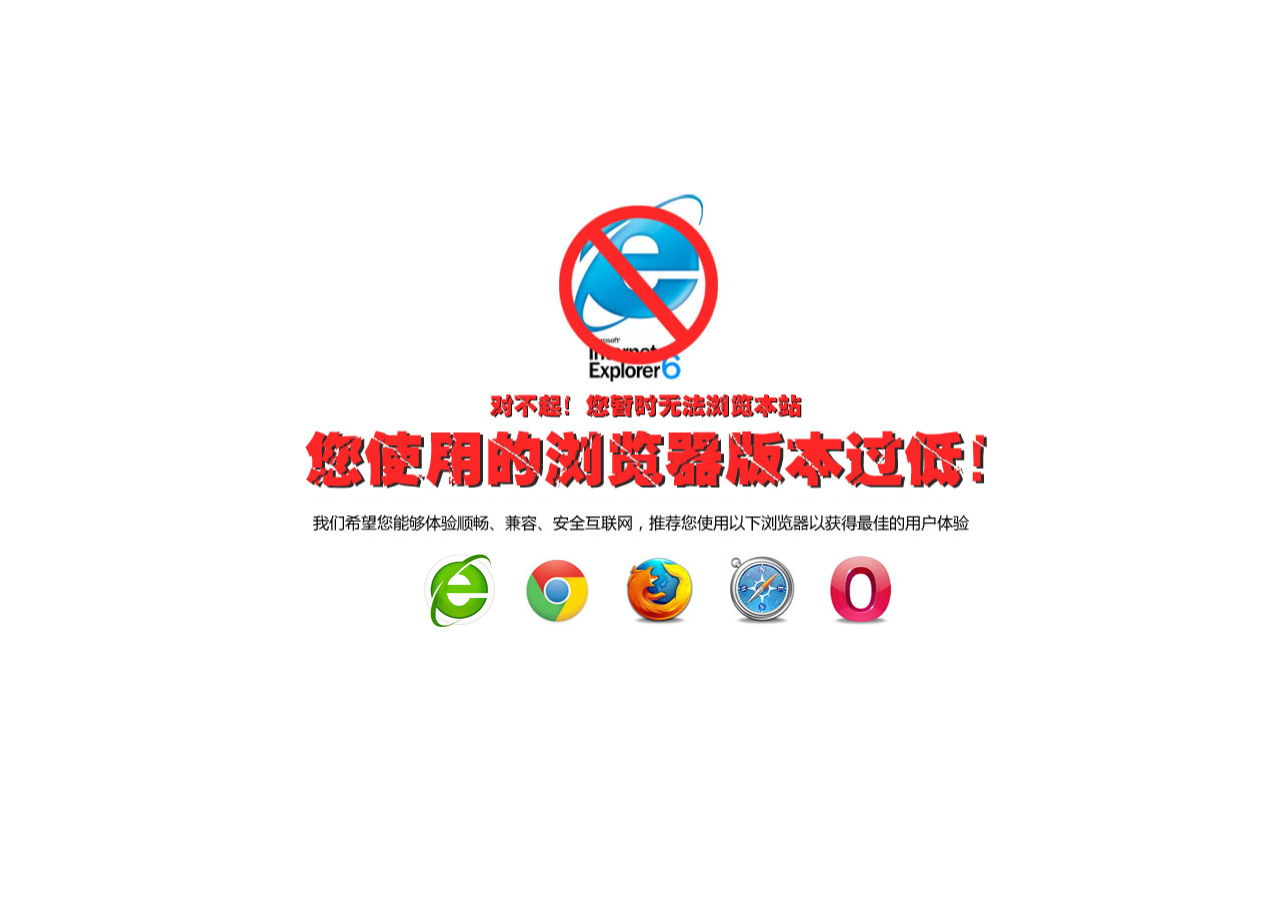
<file: music/plugns/killie/index.html>
<!--
 * Let's Kill IE6 插件
 * @author Carlos <anzhengchao@gmail.com>
 * @link   http://overtrue.me
 * @version 2.2
-->
<!DOCTYPE html PUBLIC "-//W3C//DTD XHTML 1.0 Transitional//EN" "http://www.w3.org/TR/xhtml1/DTD/xhtml1-transitional.dtd">
<html xmlns="http://www.w3.org/1999/xhtml">
<head>
    <meta http-equiv="content-type" content="text/html; charset=utf-8">
    <title>不支持的浏览器</title>
</head>
<body>


<style>
body {
	background:#fff !important;
}
#lets-kill-ie6-wrapper {
	position:fixed;
	height:100%;
	height:100%;
	top:0;
	left:0;
	right:0;
	bottom:0;
	z-index:99999999;
	background:#fff;
}
#lets-kill-ie6,#lets-kill-ie6 * {
	margin:0;
	padding:0;
}
#lets-kill-ie6 {
	height:450px;
	width:702px;
	position:absolute;
	left:50%;
	margin-left:-351px;
	top:50%;
	margin-top:-265px
}
#lets-kill-ie6 div.lets-kill-ie6-top {
	background:#fff url(img/top.jpg) center center no-repeat;
	height:360px;
	clear:both
}
#lets-kill-ie6 a.lets-kill-ie6-a {
	outline:0;
	float:left;
	border:1px solid #fff;
	display:inline-block;
	width:98px;
	height:87px;
	background-position:center center;
	background-repeat:no-repeat
}
#lets-kill-ie6 a.lets-kill-ie6-a:hover {
	border:1px solid #bebebe
}
#lets-kill-ie6 a.chrome {
	background-image:url(img/chrome.jpg)
}
#lets-kill-ie6 a.firefox {
	background-image:url(img/firefox.jpg)
}
#lets-kill-ie6 a.safari {
	background-image:url(img/safari.jpg)
}
#lets-kill-ie6 a.opera {
	background-image:url(img/opera.jpg)
}
#lets-kill-ie6 a.c360 {
	background-image:url(img/360.jpg)
}

#lets-kill-ie6 .lets-kill-ie6-links {
	height:100px;
	padding-left:120px;
}

</style>

<div id="lets-kill-ie6-wrapper">
	<div id="lets-kill-ie6">
		<div class="lets-kill-ie6-top">
		</div>
		<div class="lets-kill-ie6-links">
		    <a href="http://dl.360safe.com/netunion/20140425/360se+14478+n4a1de2568d.exe" target="_blank" class="lets-kill-ie6-a c360"
			title="360安全浏览器（chrome内核）">
			</a>
			<a href="http://www.google.cn/chrome/browser/" target="_blank" class="lets-kill-ie6-a chrome"
			title="谷歌Chrome浏览器">
			</a>
			<a href="http://www.firefox.com.cn/" target="_blank" class="lets-kill-ie6-a firefox"
			title="火狐浏览器">
			</a>
			<a href="http://support.apple.com/downloads/#internet" target="_blank"
			class="lets-kill-ie6-a safari" title="苹果Safari浏览器">
			</a>
			<a href="http://www.opera.com/" target="_blank" class="lets-kill-ie6-a opera"
			title="Opera浏览器">
			</a>
		</div>
	</div>
</div> 
</body>
</html>
</file>
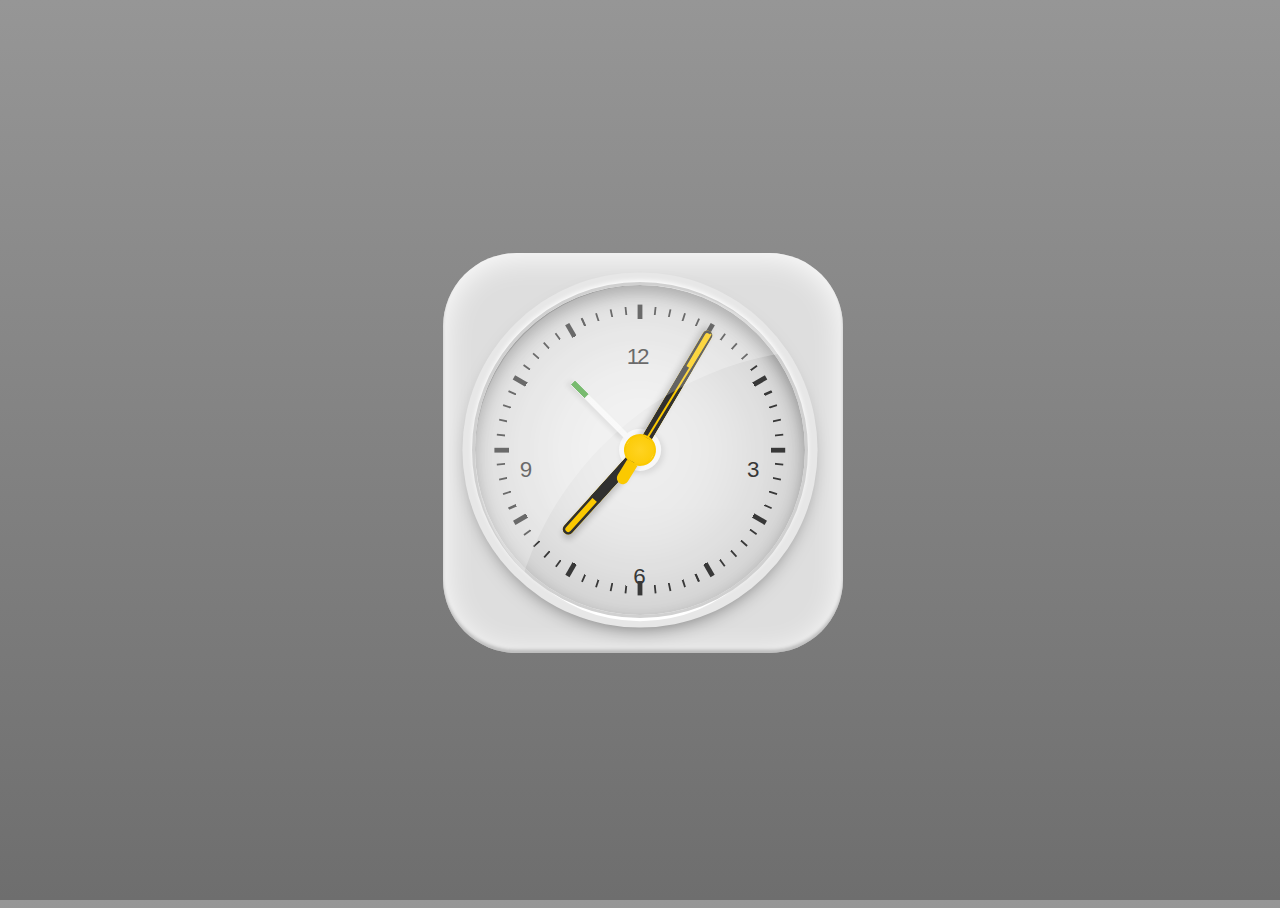
<file: 1.html>
<!DOCTYPE html>
<html lang="en">
<head>
	<meta charset="UTF-8">
	<title>Document</title>
	<style>
		*, *:before, *:after {
		  box-sizing: border-box;
		}

		html, body {
		  height: 100%;
		  width: 100%;
		}

		body {
		  font-size: 100%;
		  font-family: helvetica;
		  -webkit-font-smoothing: antialiased;
		  -moz-osx-font-smoothing: grayscale;
		  background: linear-gradient(to bottom, #969696 0%, #6e6e6e 100%);
		}

		#clock {
		  position: absolute;
		  top: 0;
		  left: 0;
		  right: 0;
		  bottom: 0;
		  margin: auto;
		  width: 21em;
		  height: 21em;
		  border-radius: 50%;
		  background: #eee;
		  border: 0.2em solid #d0d0d0;
		  box-shadow: 0 1.2em 0 -1em white, 0 -0.1em 0.3em 0 #fff, 0 0 0 0.6em #e7e7e7, 0 0.6em 1.2em 0 rgba(0, 0, 0, 0.5), inset 0 0.5em 1em 0 rgba(0, 0, 0, 0.3), inset 0 0 8em 0 rgba(0, 0, 0, 0.2);
		}
		#clock:before {
		  display: block;
		  content: "";
		  position: absolute;
		  background: #dedede;
		  left: -2em;
		  top: -2em;
		  width: 25em;
		  height: 25em;
		  border-radius: 4.6em;
		  z-index: -1;
		  box-shadow: inset 0 -0.2em 0.2em 0 rgba(0, 0, 0, 0.2), inset 0 0.2em 2em 0 #fff;
		}
		#clock:after {
		  display: block;
		  content: "";
		  position: absolute;
		  height: inherit;
		  width: inherit;
		  background: transparent;
		  top: 0;
		  left: 0;
		  border-radius: inherit;
		  box-shadow: inset 12em 14em 0 -10em rgba(255, 255, 255, 0.25);
		  z-index: 4;
		}
		#clock .hour {
		  position: absolute;
		  top: 0;
		  left: 0;
		  right: 0;
		  bottom: 0;
		  margin: auto;
		  width: 0.5em;
		  height: 16.4em;
		  background: transparent;
		  box-shadow: 0 -1em 0 -0.1em #383838, 0 1em 0 -0.1em #383838;
		  transform: rotate(30deg);
		}
		#clock .hour:after, #clock .hour:before {
		  display: block;
		  content: "";
		  position: absolute;
		  height: inherit;
		  width: inherit;
		  background: inherit;
		  box-shadow: inherit;
		  backface-visibility: inherit;
		}
		#clock .hour:before {
		  transform: rotate(30deg);
		}
		#clock .hour:after {
		  transform: rotate(-30deg);
		}
		#clock .hour:nth-of-type(1) {
		  transform: rotate(-60deg);
		}
		#clock .min {
		  position: absolute;
		  top: 0;
		  left: 0;
		  right: 0;
		  bottom: 0;
		  margin: auto;
		  width: 0.3em;
		  height: 17em;
		  background: transparent;
		  box-shadow: 0 -0.6em 0 -0.1em #383838, 0 0.6em 0 -0.1em #383838;
		  z-index: -1;
		  transform: rotate(-54deg);
		}
		#clock .min:after, #clock .min:before {
		  display: block;
		  content: "";
		  position: absolute;
		  height: inherit;
		  width: inherit;
		  background: inherit;
		  box-shadow: inherit;
		  backface-visibility: inherit;
		  z-index: 0;
		}
		#clock .min:before {
		  transform: rotate(6deg);
		}
		#clock .min:after {
		  transform: rotate(12deg);
		}
		#clock .min:nth-child(2) {
		  transform: rotate(-36deg);
		}
		#clock .min:nth-child(3) {
		  transform: rotate(-18deg);
		}
		#clock .min:nth-child(4) {
		  transform: rotate(6deg);
		}
		#clock .min:nth-child(5) {
		  transform: rotate(24deg);
		}

		#alarm {
		  position: absolute;
		  top: 0;
		  left: 0;
		  right: 0;
		  bottom: 0;
		  margin: auto;
		  background: #f8f8f8;
		  width: 2.6em;
		  height: 2.6em;
		  border-radius: 50%;
		  transform: rotate(-45deg);
		  box-shadow: 0 0.2em 0.4em 0 rgba(0, 0, 0, 0.1);
		}
		#alarm:after {
		  display: block;
		  content: "";
		  position: absolute;
		  width: 0.4em;
		  height: 4.8em;
		  top: -4.6em;
		  background: linear-gradient(to bottom, #f6f6f6 0%, #f8f8f8 100%);
		  left: 0;
		  right: 0;
		  margin: 0 auto;
		  z-index: -3;
		  box-shadow: inset 0 1.2em 0 #4ca440, -0.2em -0.2em 0.3em 0 rgba(0, 0, 0, 0.1);
		}

		#sec {
		  position: absolute;
		  top: 0;
		  left: 0;
		  right: 0;
		  bottom: 0;
		  margin: auto;
		  background: radial-gradient(ellipse at center, #ffd322 0%, #fbc900 100%);
		  width: 2em;
		  height: 2em;
		  border-radius: 50%;
		  border: 0.14em solid #fbc900;
		  z-index: 3;
		}
		#sec:before, #sec:after {
		  display: block;
		  content: "";
		  position: absolute;
		}
		#sec:before {
		  background: #fbc900;
		  width: 0.8em;
		  height: 1.5em;
		  top: 1.8em;
		  left: 0;
		  right: 0;
		  margin: 0 auto;
		  border-radius: 0 0 2em 2em;
		}
		#sec:after {
		  width: 0.18em;
		  height: 7.6em;
		  top: -7.6em;
		  background: #fbc900;
		  left: 0;
		  right: 0;
		  margin: 0 auto;
		}

		#min,
		#hour {
		  z-index: 2;
		  position: absolute;
		  top: 0;
		  left: 0;
		  right: 0;
		  bottom: 0;
		  margin: auto;
		  background: #fbc900;
		  transform-origin: bottom center;
		}

		#min {
		  width: 0.6em;
		  height: 8.6em;
		  top: -8.6em;
		  border-radius: 2em 2em 0 0;
		  box-shadow: inset 0 0 0 0.16em #303030, inset 0 -6em 0 0 #303030, -0.2em -0.2em 0.4em 0 rgba(0, 0, 0, 0.2);
		}

		#hour {
		  width: 0.7em;
		  height: 7em;
		  top: -7em;
		  border-radius: 2em 2em 0 0;
		  box-shadow: inset 0 0 0 0.16em #303030, inset 0 -4.2em 0 0 #303030, -0.2em -0.2em 0.4em 0 rgba(0, 0, 0, 0.2);
		}

		ol {
		  position: relative;
		  height: inherit;
		  width: inherit;
		}
		ol li {
		  counter-increment: customlistcounter;
		  font-size: 1.4rem;
		  display: inline-block;
		  position: absolute;
		  letter-spacing: -0.1em;
		  color: #383838;
		  text-align: center;
		}
		ol li:before {
		  content: counter(customlistcounter) "";
		}
		ol li:nth-child(1), ol li:nth-child(2), ol li:nth-child(4), ol li:nth-child(5), ol li:nth-child(7), ol li:nth-child(8), ol li:nth-child(10), ol li:nth-child(11) {
		  font-size: 0;
		}
		ol li:nth-child(3) {
		  top: 6.95em;
		  right: 2.4em;
		}
		ol li:nth-child(9) {
		  top: 6.95em;
		  left: 2em;
		}
		ol li:nth-child(6) {
		  bottom: 2.1em;
		  left: 7.06em;
		}
		ol li:nth-child(12) {
		  top: 1.9em;
		  left: 6.78em;
		}

	</style>
</head>
<body>
	<div id="clock">
	  <div class="hour"> 
	    <div class="min"></div>
	    <div class="min"></div>
	    <div class="min"></div>
	    <div class="min"></div>
	    <div class="min"></div>
	  </div>
	  <div class="hour">
	    <div class="min"></div>
	    <div class="min"></div>
	    <div class="min"></div>
	    <div class="min"></div>
	    <div class="min"></div>
	  </div>
	  <div id="alarm"> </div>
	  <div id="min"></div>
	  <div id="hour"></div>
	  <div id="sec"></div>
	  <ol>
	    <li></li>
	    <li></li>
	    <li></li>
	    <li></li>
	    <li></li>
	    <li></li>
	    <li></li>
	    <li></li>
	    <li></li>
	    <li></li>
	    <li></li>
	    <li></li>
	  </ol>
	</div>
<script type="text/javascript">
	window.requestAnimFrame = (function(){
	  return  window.requestAnimationFrame       ||
	          window.webkitRequestAnimationFrame ||
	          window.mozRequestAnimationFrame    ||
	          function( callback ){
	              window.setTimeout(callback, 1000 / 60);
	          };
	})();

	//initialize the clock in a self-invoking function
	(function clock(){ 
	    var hour = document.getElementById("hour"),
	        min = document.getElementById("min"),
	        sec = document.getElementById("sec");
	    //set up a loop
	    (function loop(){
	        requestAnimFrame(loop);
	        draw();
	    })();
	    //position the hands
	    function draw(){
	        var now = new Date(),//now
	            then = new Date(now.getFullYear(),now.getMonth(),now.getDate(),0,0,0),//midnight
	            diffInMil = (now.getTime() - then.getTime()),// difference in milliseconds
	            h = (diffInMil/(1000*60*60)),//hours
	            m = (h*60),//minutes
	            s = (m*60);//seconds
	        //rotate the hands accordingly
	        sec.style.webkitTransform = "rotate(" + (s * 6) + "deg)";
	        hour.style.webkitTransform = "rotate(" + (h * 30 + (h / 2)) + "deg)";
	        min.style.webkitTransform = "rotate(" + (m * 6) + "deg)";
	    } 
	})();
</script>
</body>
</html>
</file>
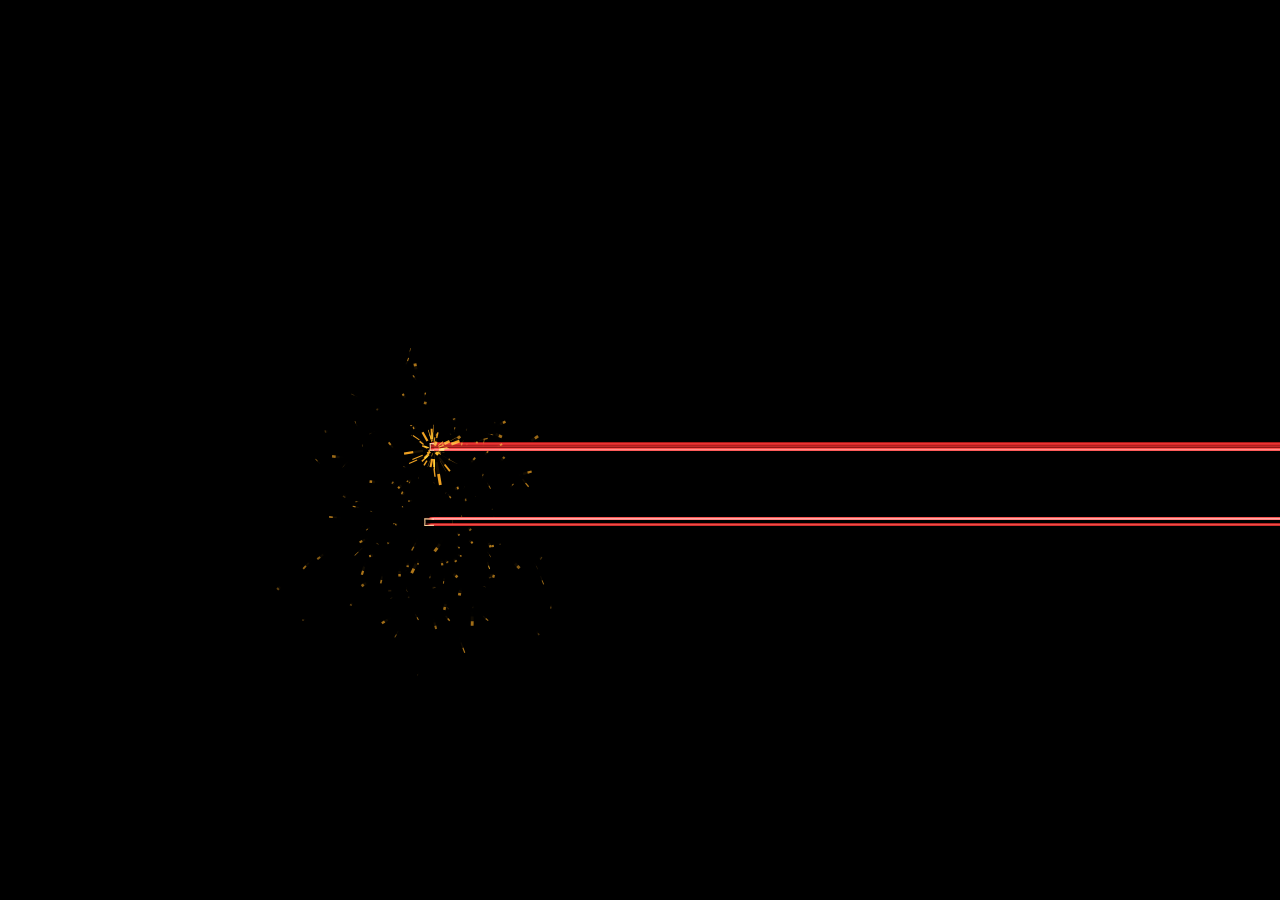
<file: jgwz.html>
<!DOCTYPE html>
<html lang="en">
<head>
	<meta charset="UTF-8">
	<title>激光文字</title>
	<style>
			*{
				margin: 0;padding: 0;
			}
			.page-laser-to-text {
			  position: relative;
			  overflow: hidden;
			}
			.page-laser-to-text canvas {
			  display: block;
			}
			.page-laser-to-text input {
			  position: absolute;
			  bottom: 50px;
			  left: 0;
			  right: 0;
			  display: block;
			  outline: none;
			  background-color: rgba(38, 50, 56, 0.2);
			  color: #ffffff;
			  border: none;
			  width: 50%;
			  min-width: 500px;
			  max-width: 100%;
			  margin: auto;
			  height: 60px;
			  line-height: 60px;
			  font-size: 40px;
			  padding: 0 20px;
			}
			.page-laser-to-text input:hover, .page-laser-to-text input:focus {
			  border: 1px solid rgba(38, 50, 56, 0.6);
			}
			.page-laser-to-text input::-webkit-input-placeholder {
			  color: rgba(255, 255, 255, 0.1);
			}

	</style>
</head>
<body>
	<div class="page page-laser-to-text">
		<!-- <input id="input" type="text" maxlength="24" placeholder="I love you!"> -->
		<canvas id="canvas"></canvas>
	</div>
	<script type="text/javascript">
		let canvas, ctx, w, h, laser, text, particles, input;

function Laser(options) {
    options = options || {};
    this.lifespan = options.lifespan || Math.round(Math.random() * 20 + 20);
    this.maxlife = this.lifespan;
    this.color = options.color || '#fd2423';
    this.x = options.x || Math.random() * w;
    this.y = options.y || Math.random() * h;
    this.width = options.width || 2;

    this.update = function(index, array) {
        this.lifespan > 0 && this.lifespan--;
        this.lifespan <= 0 && this.remove(index, array);
    }

    this.render = function(ctx) {
        if (this.lifespan <= 0) return;
        ctx.beginPath();
        ctx.globalAlpha = this.lifespan / this.maxlife;
        ctx.strokeStyle = this.color;
        ctx.lineWidth = this.width;
        ctx.moveTo(this.x, this.y);
        ctx.lineTo(w, this.y);
        ctx.stroke();
        ctx.closePath();
    }

    this.remove = function(index, array) {
        array.splice(index, 1);
    }
}

function Spark(options) {
    options = options || {};
    this.x = options.x || w * 0.5;
    this.y = options.y || h * 0.5;
    this.v = options.v || { direct: Math.random() * Math.PI * 2, weight: Math.random() * 10 + 2, friction: 0.94 };
    this.a = options.a || { change: Math.random() * 0.2 - 0.1, min: this.v.direct - Math.PI * 0.4, max: this.v.direct + Math.PI * 0.4 };
    this.g = options.g || { direct: Math.PI * 0.5 + (Math.random() * 0.4 - 0.2), weight: Math.random() * 0.5 + 0.5 };
    this.width = options.width || Math.random() * 3;
    this.lifespan = options.lifespan || Math.round(Math.random() * 20 + 40);
    this.maxlife = this.lifespan;
    this.color = options.color || '#fdab23';
    this.prev = { x: this.x, y: this.y };

    this.update = function(index, array) {
        this.prev = { x: this.x, y: this.y };
        this.x += Math.cos(this.v.direct) * this.v.weight;
        this.x += Math.cos(this.g.direct) * this.g.weight;
        this.y += Math.sin(this.v.direct) * this.v.weight;
        this.y += Math.sin(this.g.direct) * this.g.weight;
        this.v.weight *= this.v.friction;
        this.v.direct += this.a.change;
        (this.v.direct > this.a.max || this.v.direct < this.a.min) && (this.a.change *= -1);
        this.lifespan > 0 && this.lifespan--;
        this.lifespan <= 0 && this.remove(index, array);
    }

    this.render = function(ctx) {
        if (this.lifespan <= 0) return;
        ctx.beginPath();
        ctx.globalAlpha = this.lifespan / this.maxlife;
        ctx.strokeStyle = this.color;
        ctx.lineWidth = this.width;
        ctx.moveTo(this.x, this.y);
        ctx.lineTo(this.prev.x, this.prev.y);
        ctx.stroke();
        ctx.closePath();
    }

    this.remove = function(index, array) {
        array.splice(index, 1);
    }
}

function Particles(options) {
    options = options || {};
    this.max = options.max || Math.round(Math.random() * 20 + 10);
    this.sparks = [...new Array(this.max)].map(() => new Spark(options));

    this.update = function() {
        this.sparks.forEach((s, i) => s.update(i, this.sparks));
    }

    this.render = function(ctx) {
        this.sparks.forEach(s => s.render(ctx));
    }
}

function Text(options) {
    options = options || {};
    const pool = document.createElement('canvas');
    const buffer = pool.getContext('2d');
    pool.width = w;
    buffer.fillStyle = '#000000';
    buffer.fillRect(0, 0, pool.width, pool.height);

    this.size = options.size || 100;
    this.copy = (options.copy || `Hello!`) + ' ';
    this.color = options.color || '#fecd96';
    this.delay = options.delay || 4;
    this.basedelay = this.delay;
    buffer.font = `${this.size}px Comic Sans MS`;
    this.bound = buffer.measureText(this.copy);
    this.bound.height = this.size * 1.5;
    this.x = options.x || w * 0.5 - this.bound.width * 0.5;
    this.y = options.y || h * 0.5 - this.size * 0.5;

    buffer.strokeStyle = this.color;
    buffer.strokeText(this.copy, 0, this.bound.height * 0.8);
    this.data = buffer.getImageData(0, 0, this.bound.width, this.bound.height);
    this.index = 0;

    this.update = function() {
        if (this.index >= this.bound.width) {
            this.index = 0;
            return;
        }
        const data = this.data.data;
        for (let i = this.index * 4; i < data.length; i += (4 * this.data.width)) {
            const bitmap = data[i] + data[i + 1] + data[i + 2] + data[i + 3];
            if (bitmap > 255 && Math.random() > 0.86) {
                const x = this.x + this.index;
                const y = this.y + (i / this.bound.width / 4);
                laser.push(new Laser({
                    x: x,
                    y: y
                }));
                Math.random() > 0.7 && particles.push(new Particles({
                    x: x,
                    y: y
                }));
            }
        }
        this.delay-- < 0 && (this.index++ && (this.delay += this.basedelay));
    }

    this.render = function(ctx) {
        ctx.putImageData(this.data, this.x, this.y, 0, 0, this.index, this.bound.height);
    }
}

function loop() {
    update();
    render();
    requestAnimationFrame(loop);
}

function update() {
    text.update();
    laser.forEach((l, i) => l.update(i, laser));
    particles.forEach(p => p.update());
}

function render() {
    ctx.globalCompositeOperation = 'source-over';
    ctx.globalAlpha = 0.9;
    ctx.fillStyle = '#000000';
    ctx.fillRect(0, 0, w, h);
    //
    ctx.globalCompositeOperation = 'screen';
    text.render(ctx);
    laser.forEach(l => l.render(ctx));
    particles.forEach(p => p.render(ctx));
}

(function () {
    //
    canvas = document.getElementById('canvas');
    input = document.getElementById('input');
    ctx = canvas.getContext('2d');
    w = window.innerWidth;
    h = window.innerHeight;
    canvas.width = w;
    canvas.height = h;
    laser = [];
    particles = [];
    //
    text = new Text({
        copy: '王 爱 民 !'
    });
    canvas.addEventListener('click', (e) => {
        const x = e.clientX;
        const y = e.clientY;
        laser.push(new Laser({
            x: x,
            y: y
        }));
        particles.push(new Particles({
            x: x,
            y: y
        }));
    });
    let cb = 0;
    // input.addEventListener('keyup', (e) => {
    //     clearTimeout(cb);
    //     cb = setTimeout(() => {
    //         text = new Text({
    //             copy: input.value
    //         });
    //     }, 300);
    // });
    //
    loop();
})()
	</script>
</body>
</html>
</file>
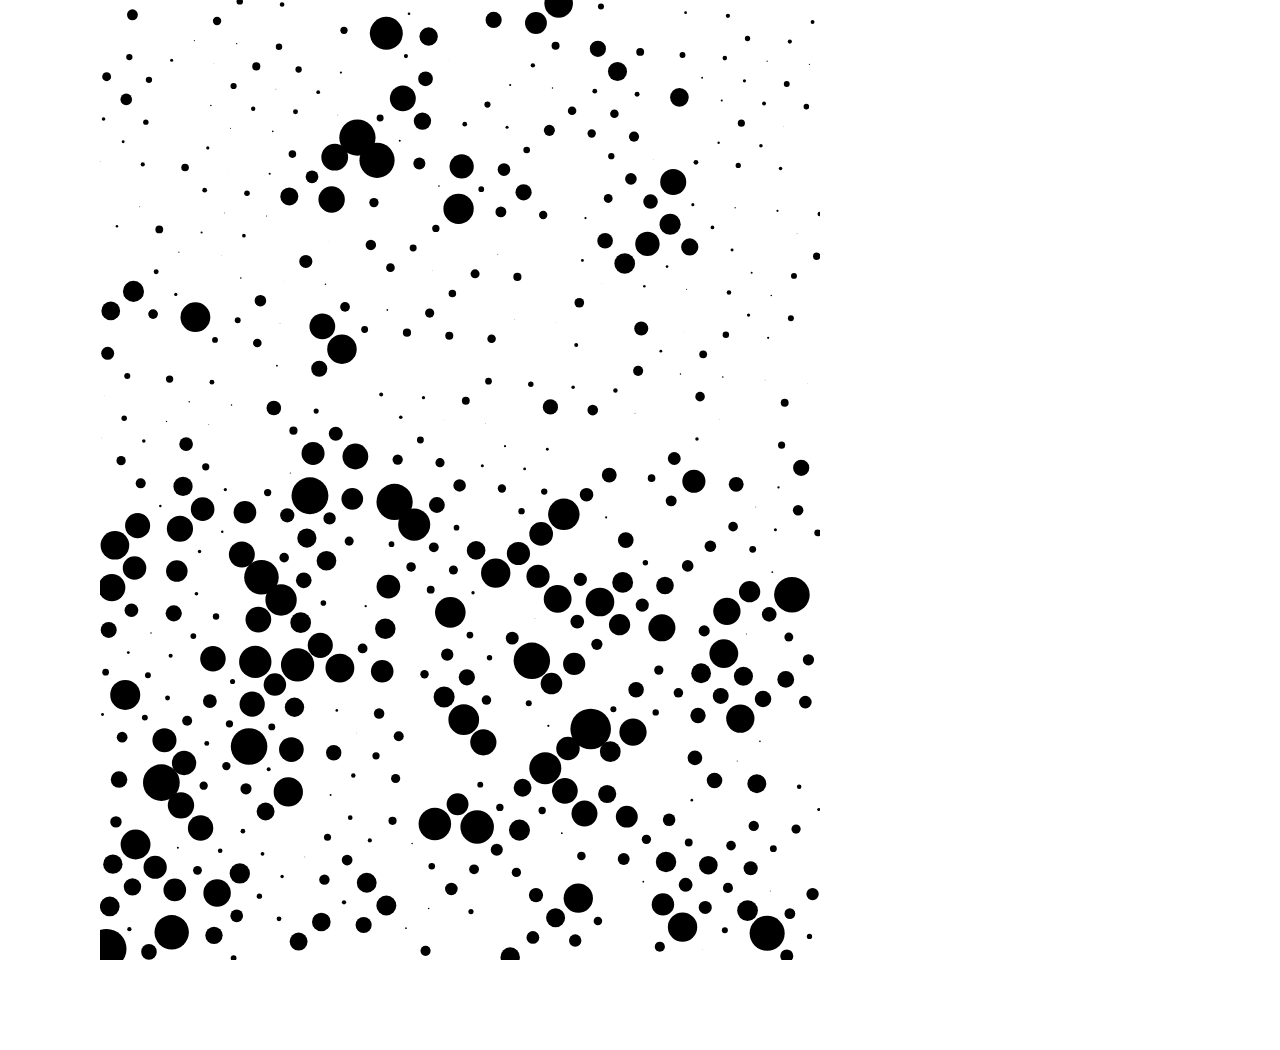
<file: zxhx.html>
<!doctype html>
<html lang="zh">
<head>
	<meta charset="UTF-8">
	<meta http-equiv="X-UA-Compatible" content="IE=edge,chrome=1"> 
	<meta name="viewport" content="width=device-width, initial-scale=1.0">
	<title>粒子画像</title>
	<link rel="stylesheet" type="text/css" href="20180602/css/normalize.css" />
	<link rel="stylesheet" type="text/css" href="20180602/css/default.css">
	<link rel="stylesheet" type="text/css" href="20180602/css/styles.css">
	<!--[if IE]>
		<script src="http://libs.useso.com/js/html5shiv/3.7/html5shiv.min.js"></script>
	<![endif]-->
</head>
<body>
	<div class="container">
		<!-- <header class="htmleaf-header">
			<h1>HTML5 canvas粒子生成人物面部轮廓插件 <span>Images go whoa with lots of floaty dots</span></h1>
			
		</header>
		<h3 class="center">下载文件到本地后，在Chrome和IE中可能看不到效果，请使用Firefox在本地计算机上查看DEMO。</h3> -->
		<div id="content">
		    <div class="hero">
		      <div class="demo sarah">
		        <img class="halftone" src="20180602/img/4.jpg" data-src="20180602/img/4.jpg" />
		      </div>
		      
		    </div>
		</div>
	</div>
	<script type="text/javascript" src="http://libs.useso.com/js/jquery/1.11.0/jquery.min.js"></script>
	<script src="20180602/js/breathing-halftone.pkgd.js"></script>
	<script src="20180602/js/scripts.js"></script>
</body>
</html>
</file>
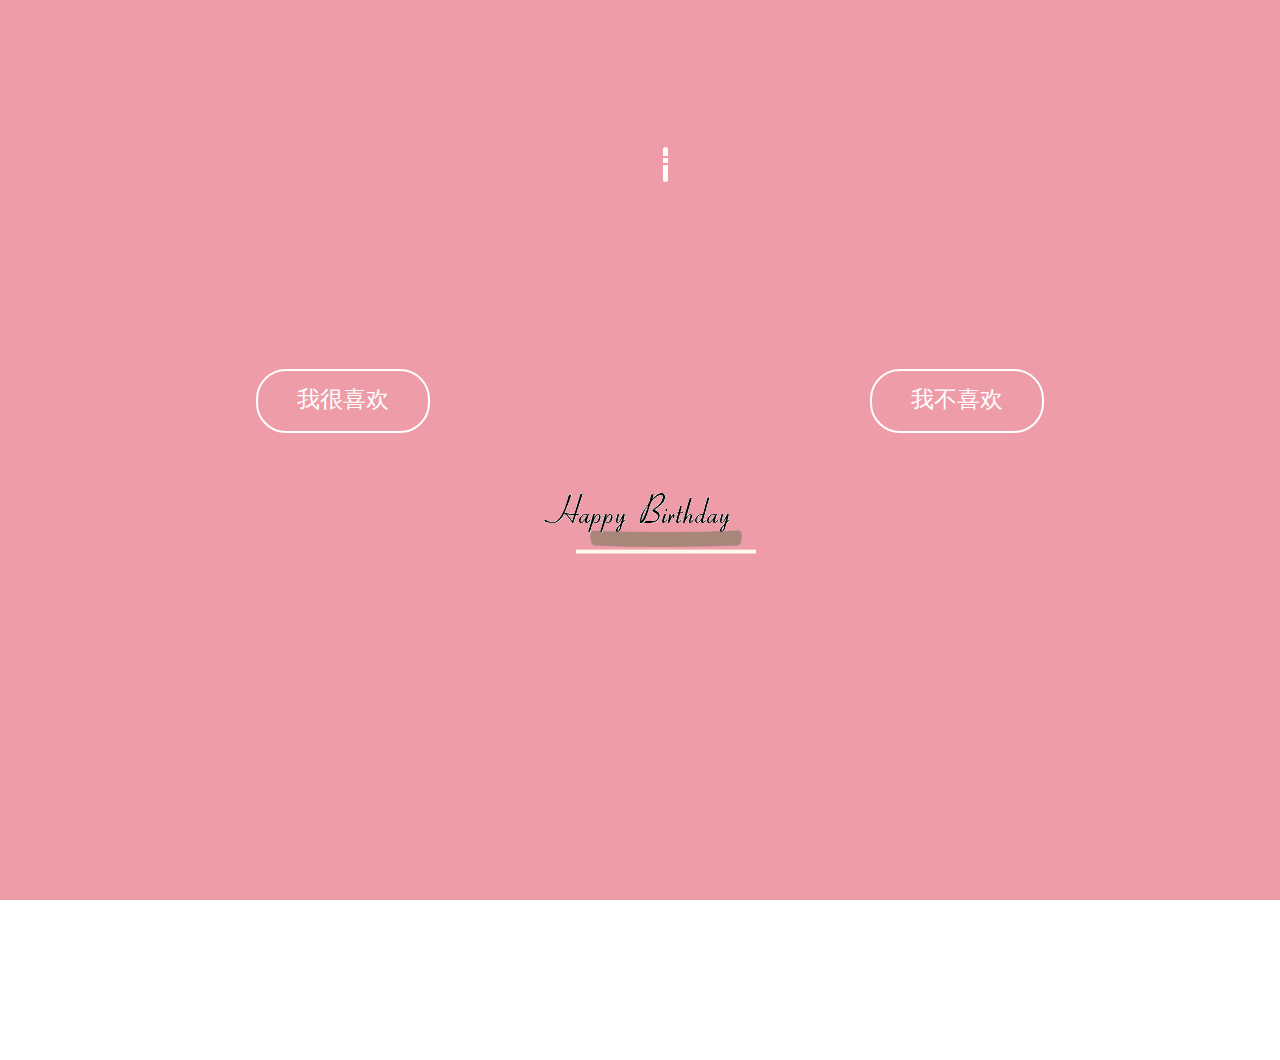
<file: Happy Birthday/Happy Birthday.html>
<!DOCTYPE html>
<!-- saved from url=(0063)http://www.jq22.com/demo/birthday201708220111/BirthdayCake.html -->
<html><head><meta http-equiv="Content-Type" content="text/html; charset=UTF-8">
  <title>Happy Birthday</title>
  <link rel="stylesheet" href="./Happy Birthday_files/styless.css" media="screen" type="text/css">
</head>

<body style="">

<div class="bg">
      <div class="velas">
        <div class="fuego"></div>
        <div class="fuego"></div>
        <div class="fuego"></div>
        <div class="fuego"></div>
        <div class="fuego"></div>
    </div>
	<div style="width: 195px;margin: 200px auto;position: relative;left: 25px;"><img src="./Happy Birthday_files/srkl.gif">  </div>
	  
</div>
<div class="happy">
	<img src="./Happy Birthday_files/HappyBirthday.png">
</div>
<div class="button-style1">
	<a href="https://wxhzx.github.io/Happy%20Birthday/Happy%20Birthday2.html" class="lk1">
		<div class="link1">
			<div class="bt1">
				我很喜欢
			</div>
		</div>
	</a>    
</div>
<div class="button-style2">
	<a class="lk2">
		<div class="link2">
			<div class="bt1">
				我不喜欢
			</div>
		</div>
	</a> 
</div>
<ul class="bg-bubbles">
      <li></li>
      <li></li>
      <li></li>
      <li></li>
      <li></li>
      <li></li>
      <li></li>
      <li></li>
      <li></li>
      <li></li>
    </ul>
<script src="./Happy Birthday_files/jquery-1.10.2.js"></script><script src="./Happy Birthday_files/jquery.min.js"></script>
  <audio src="2.mp3" autoplay="" loop="">
</audio></body></html>
</file>
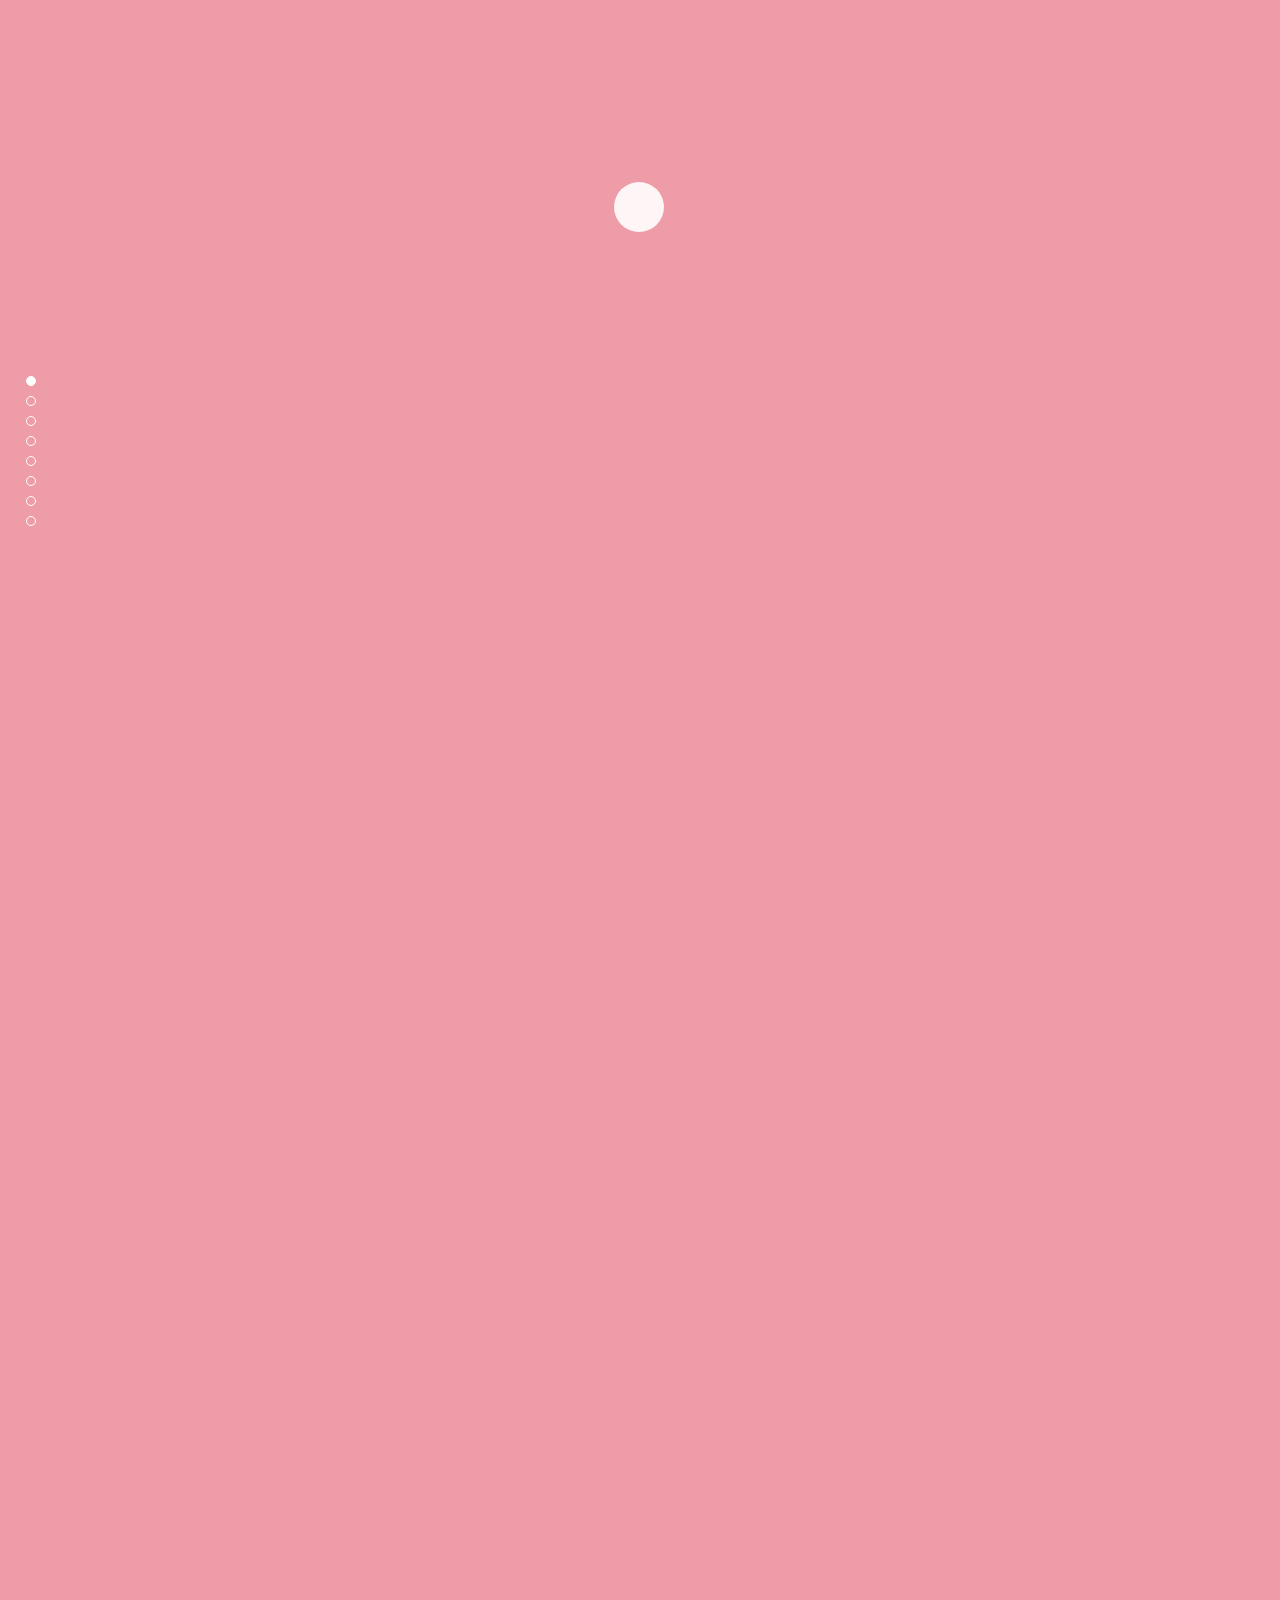
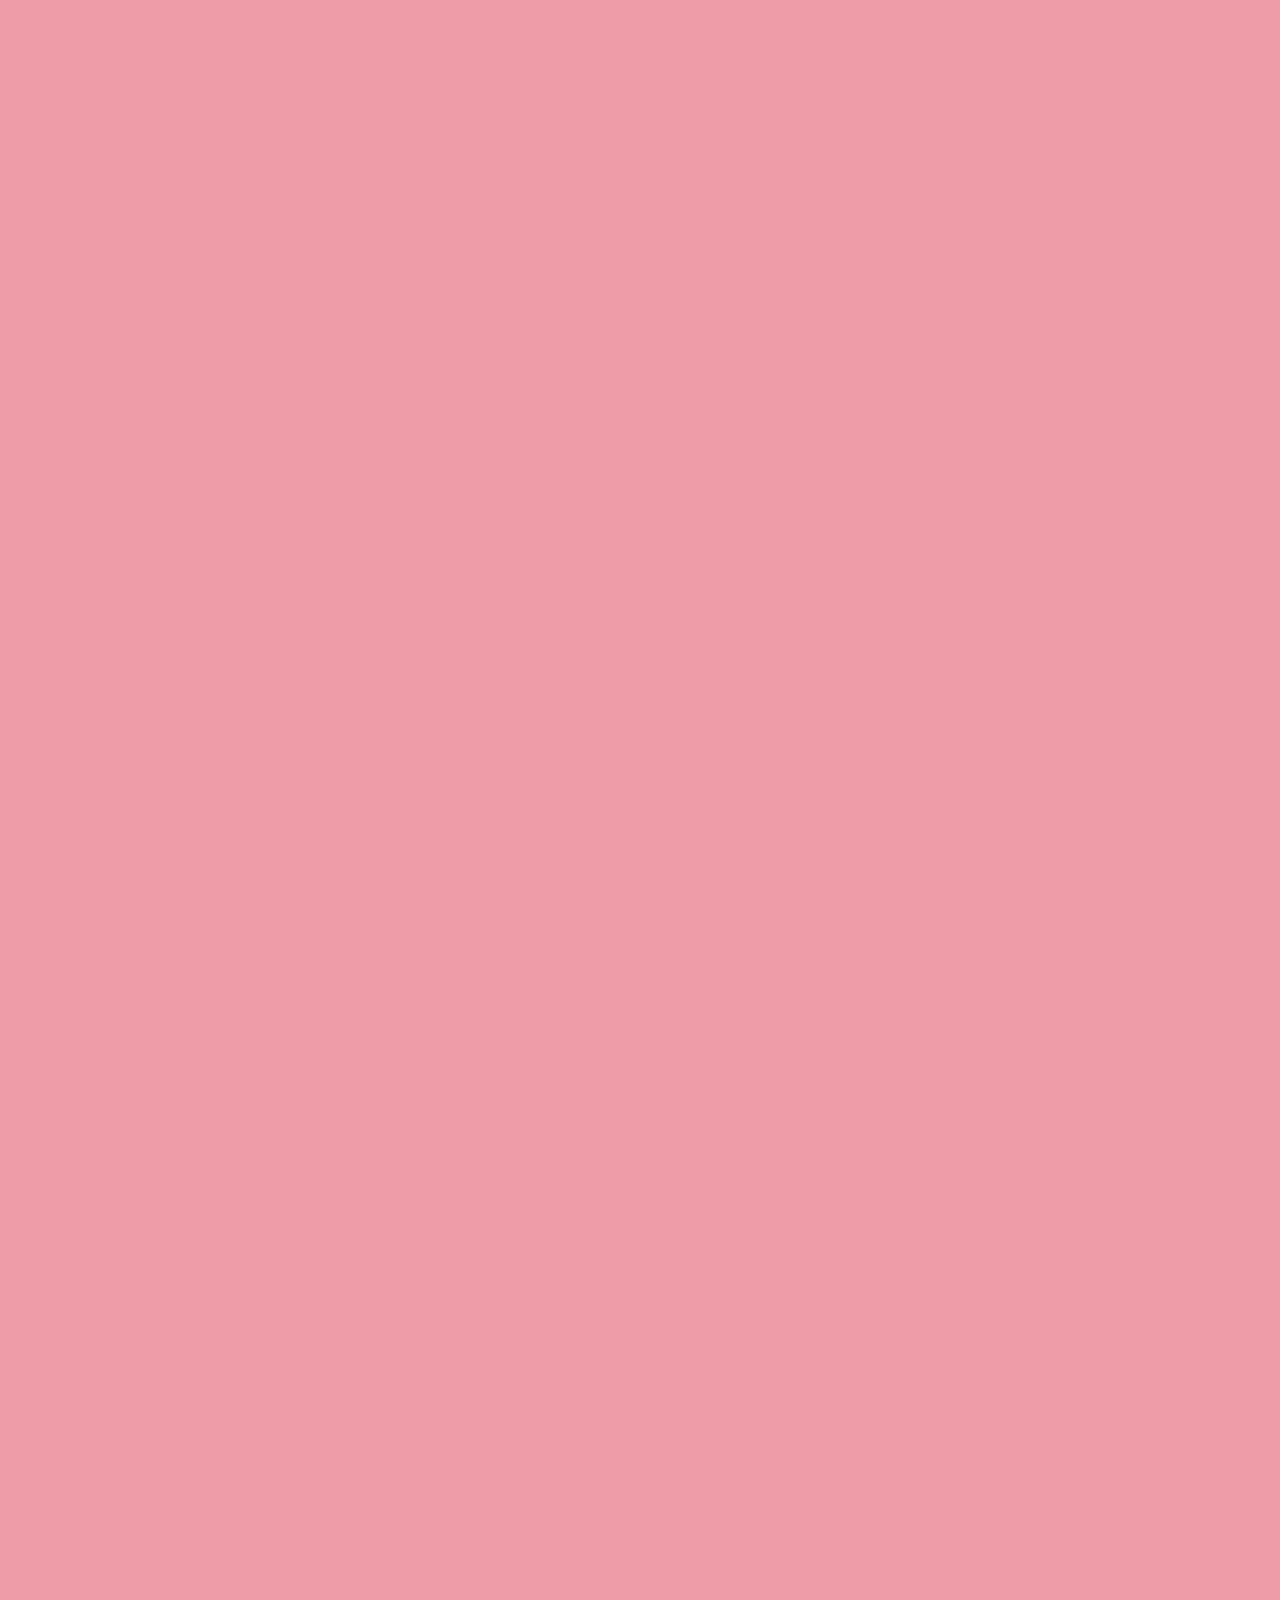
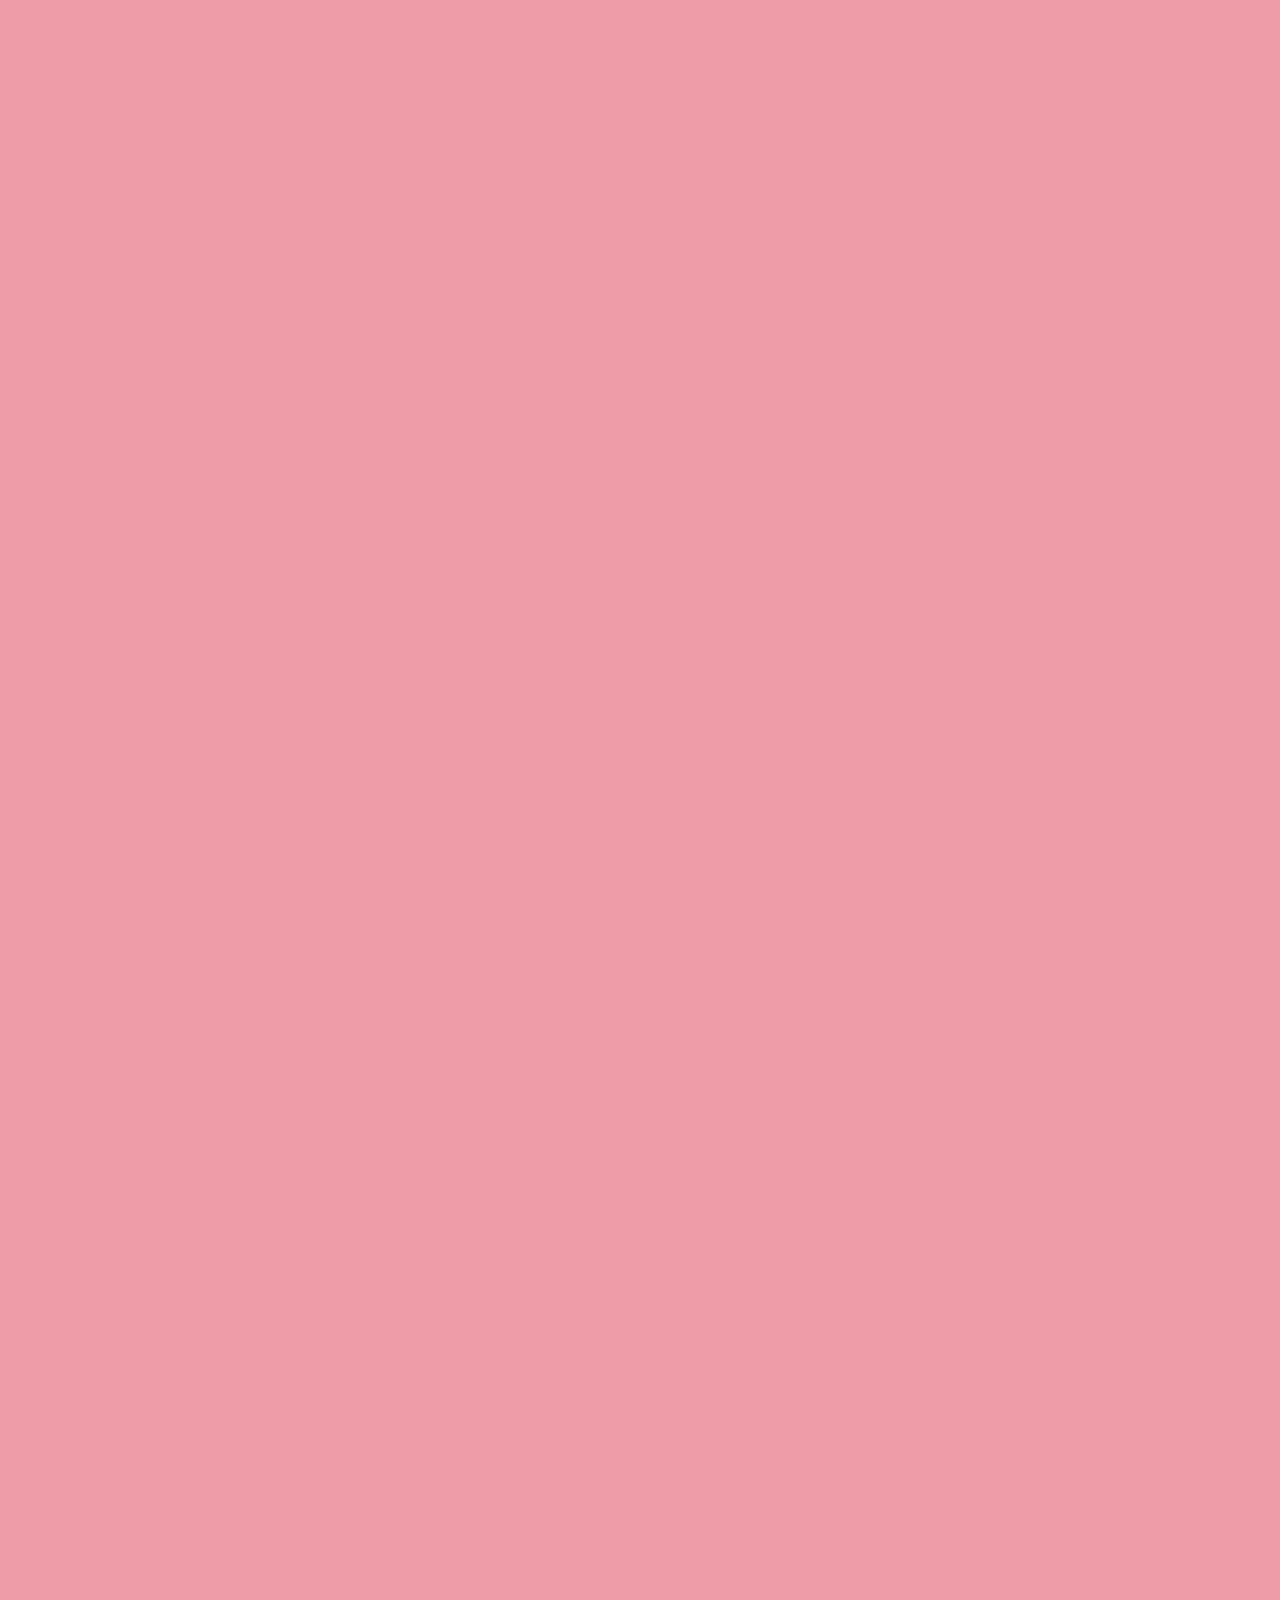
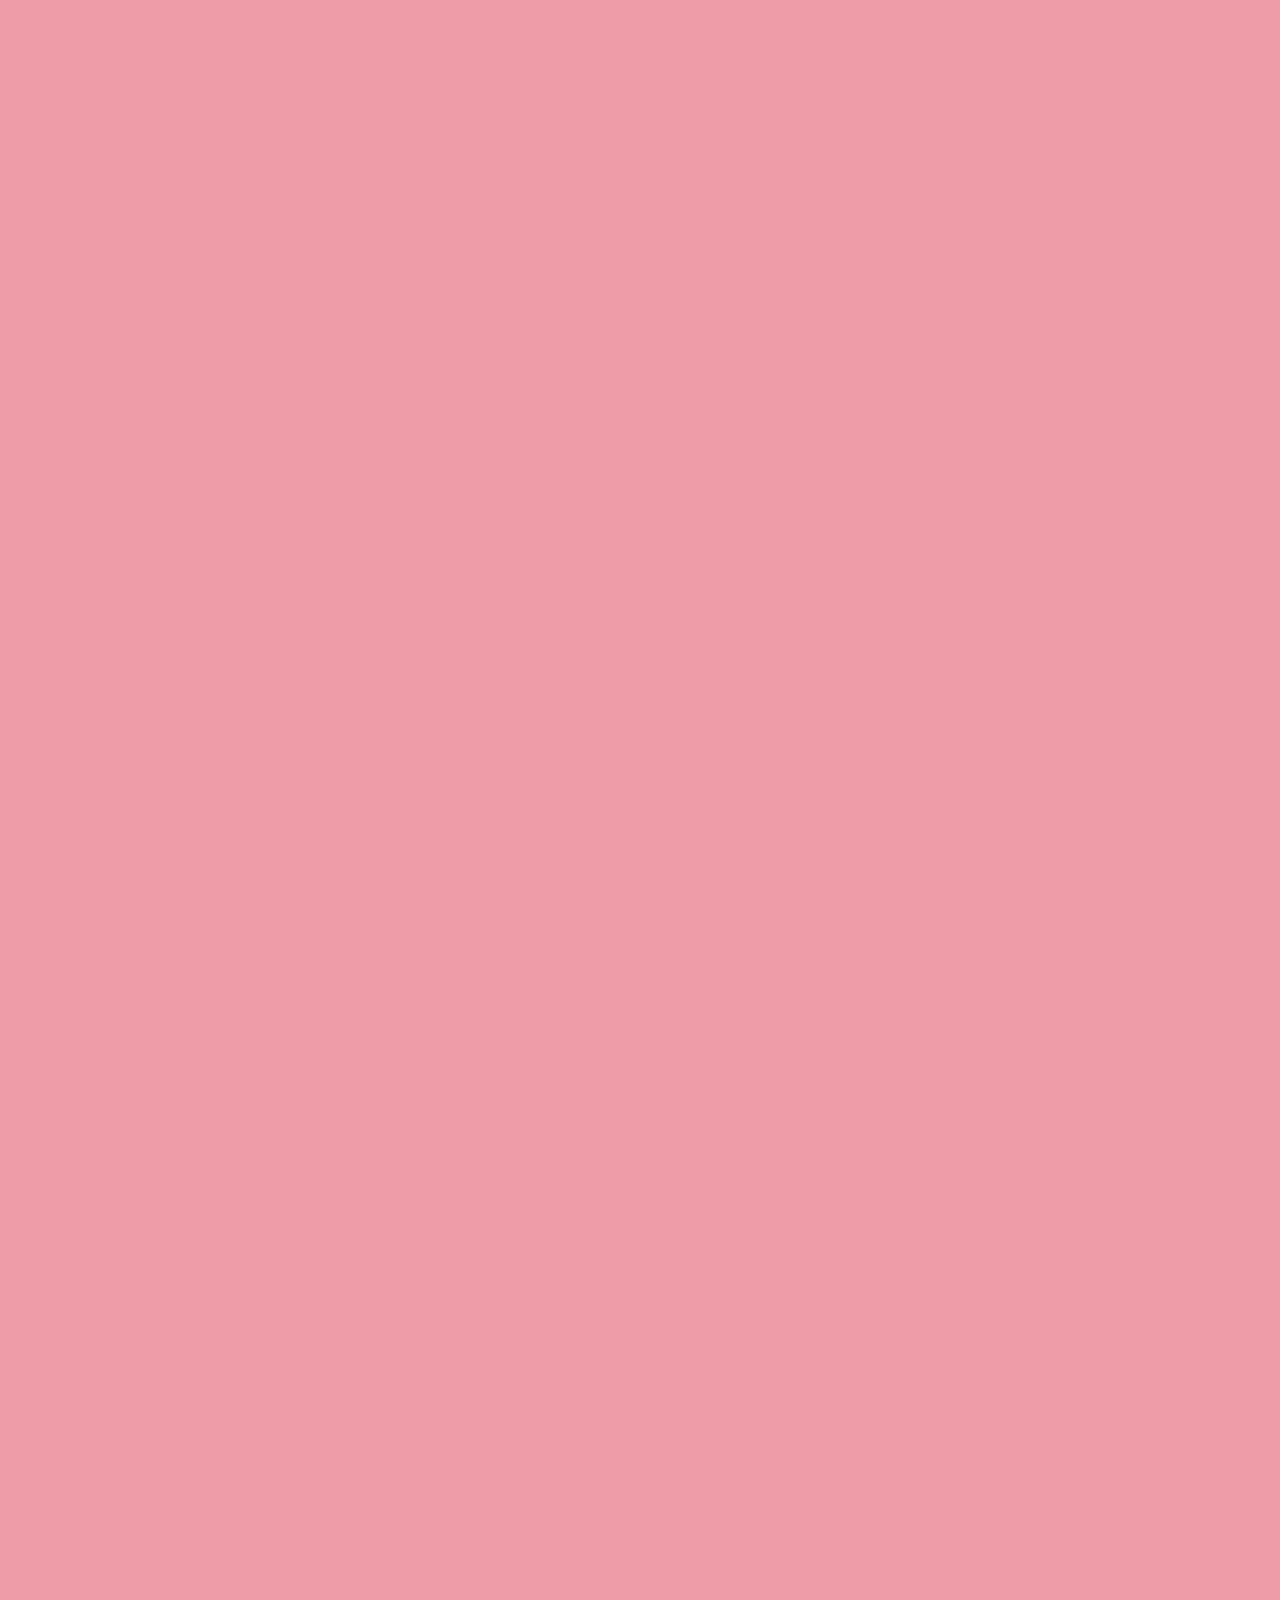
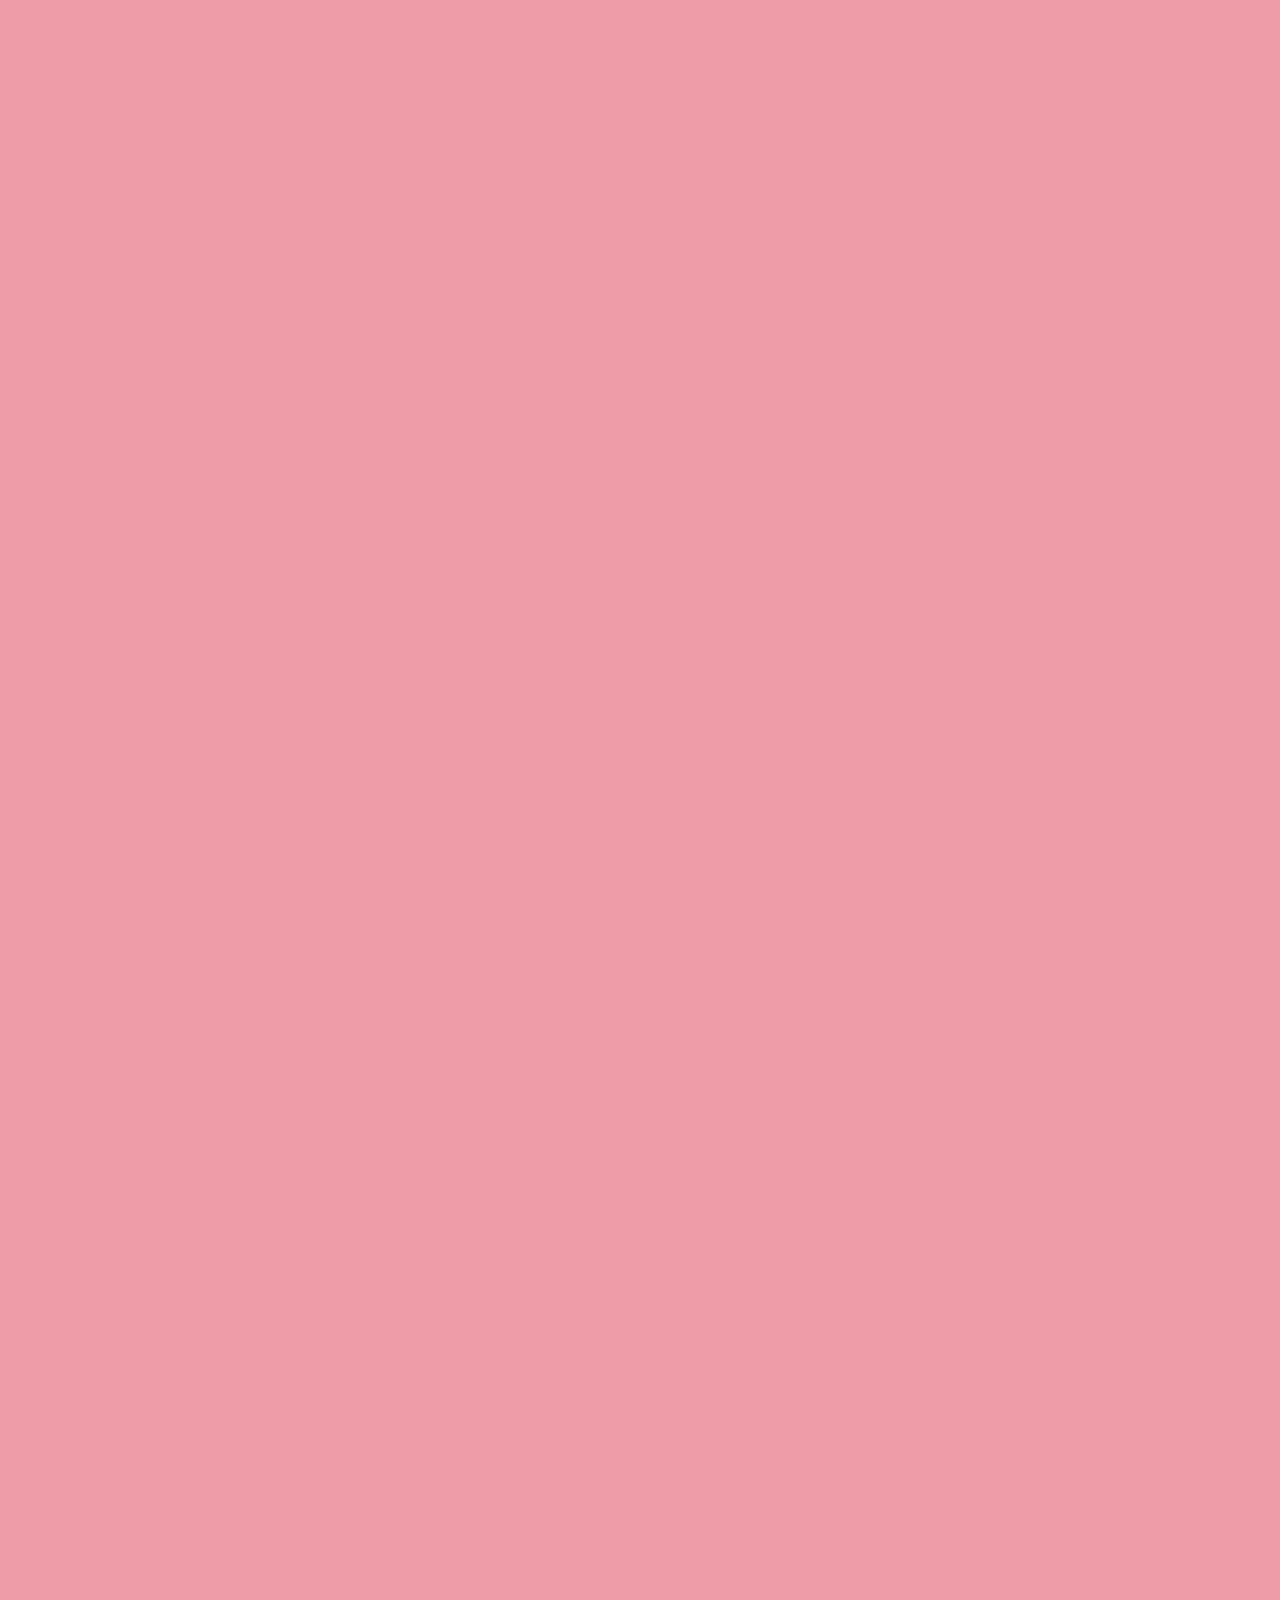
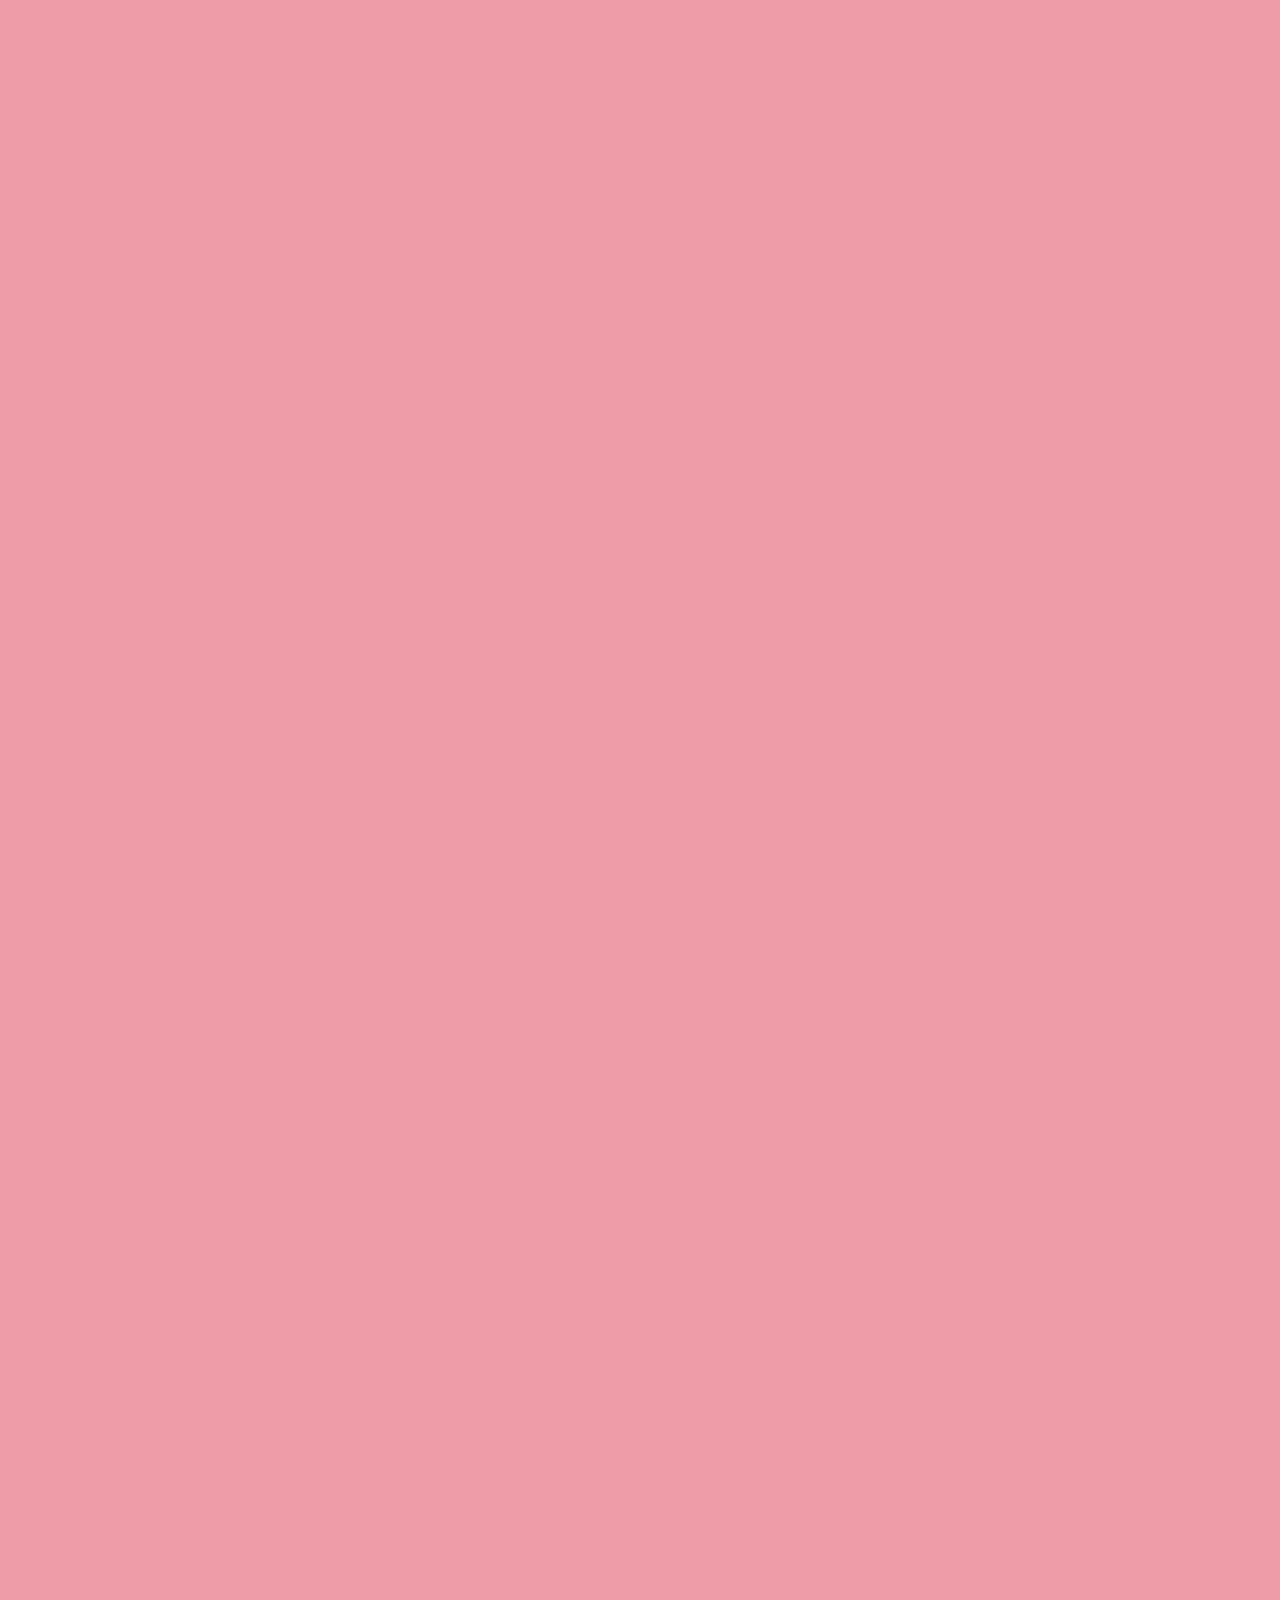
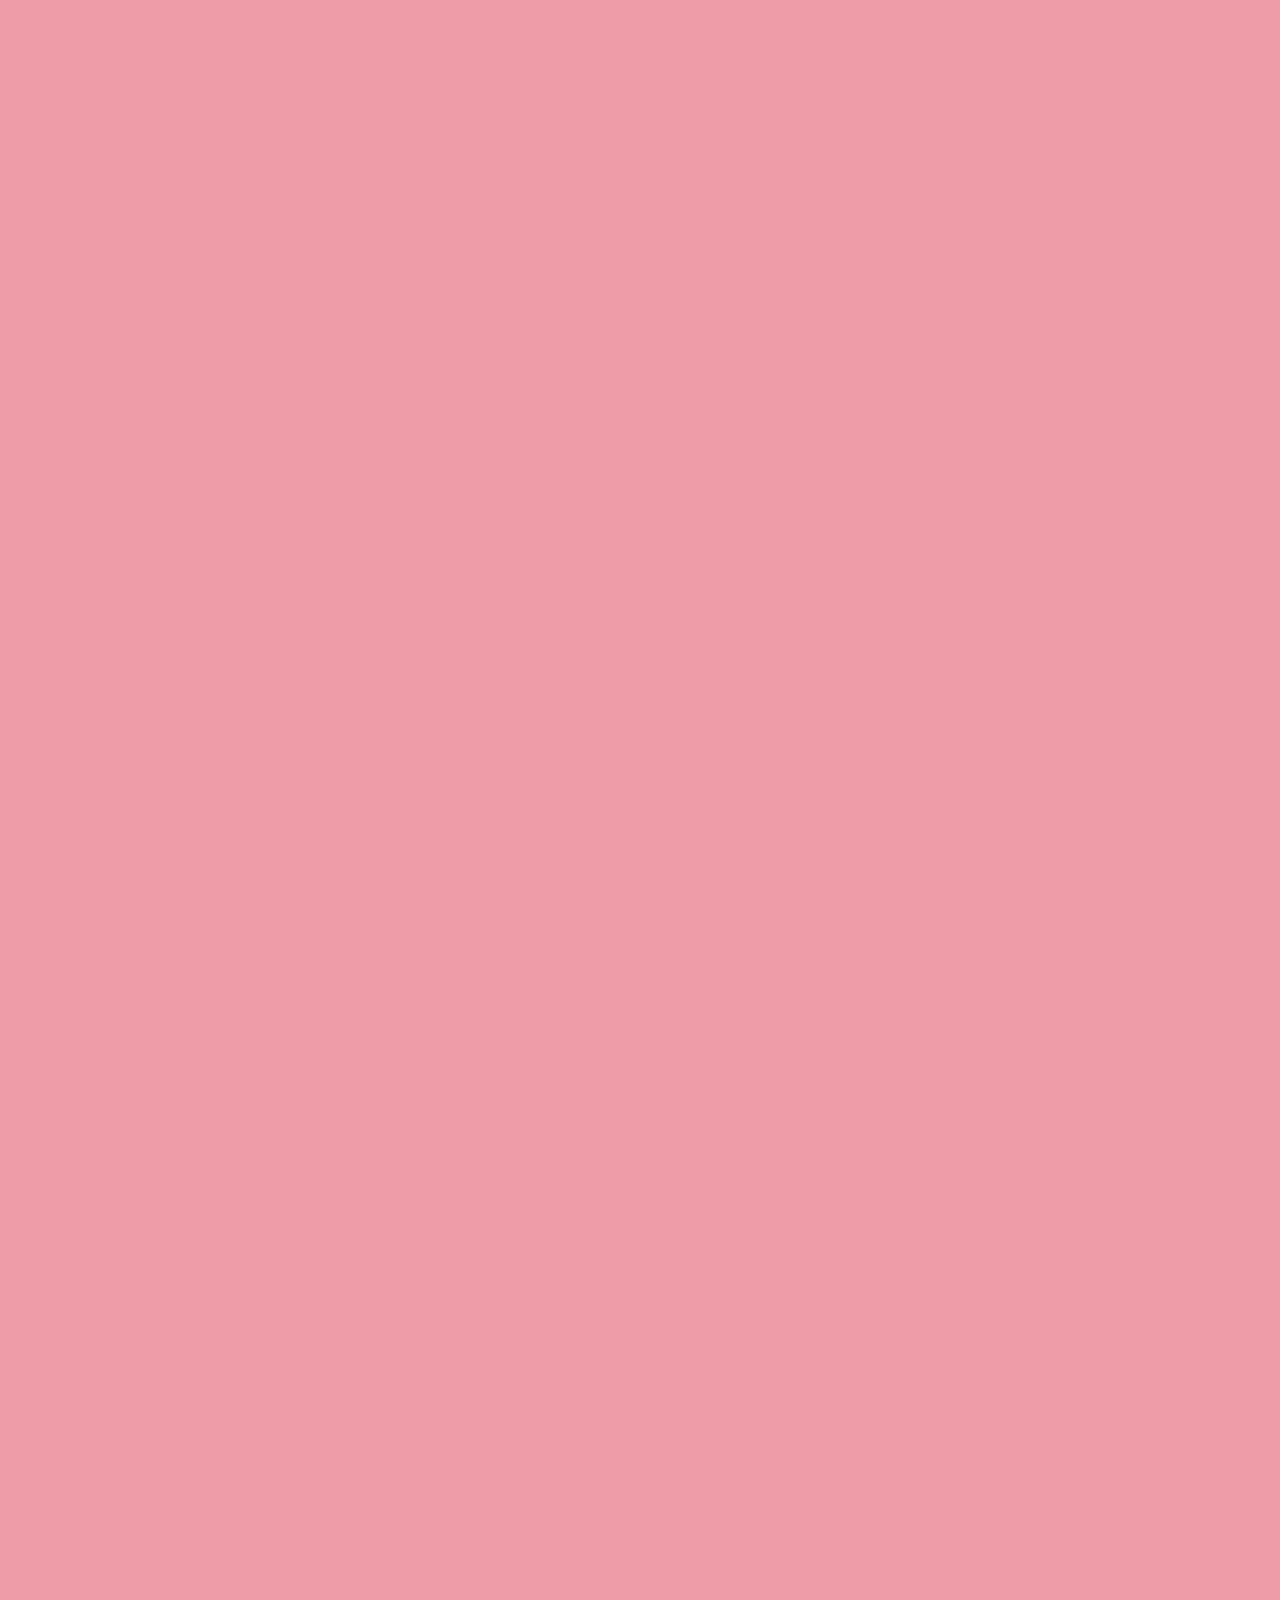
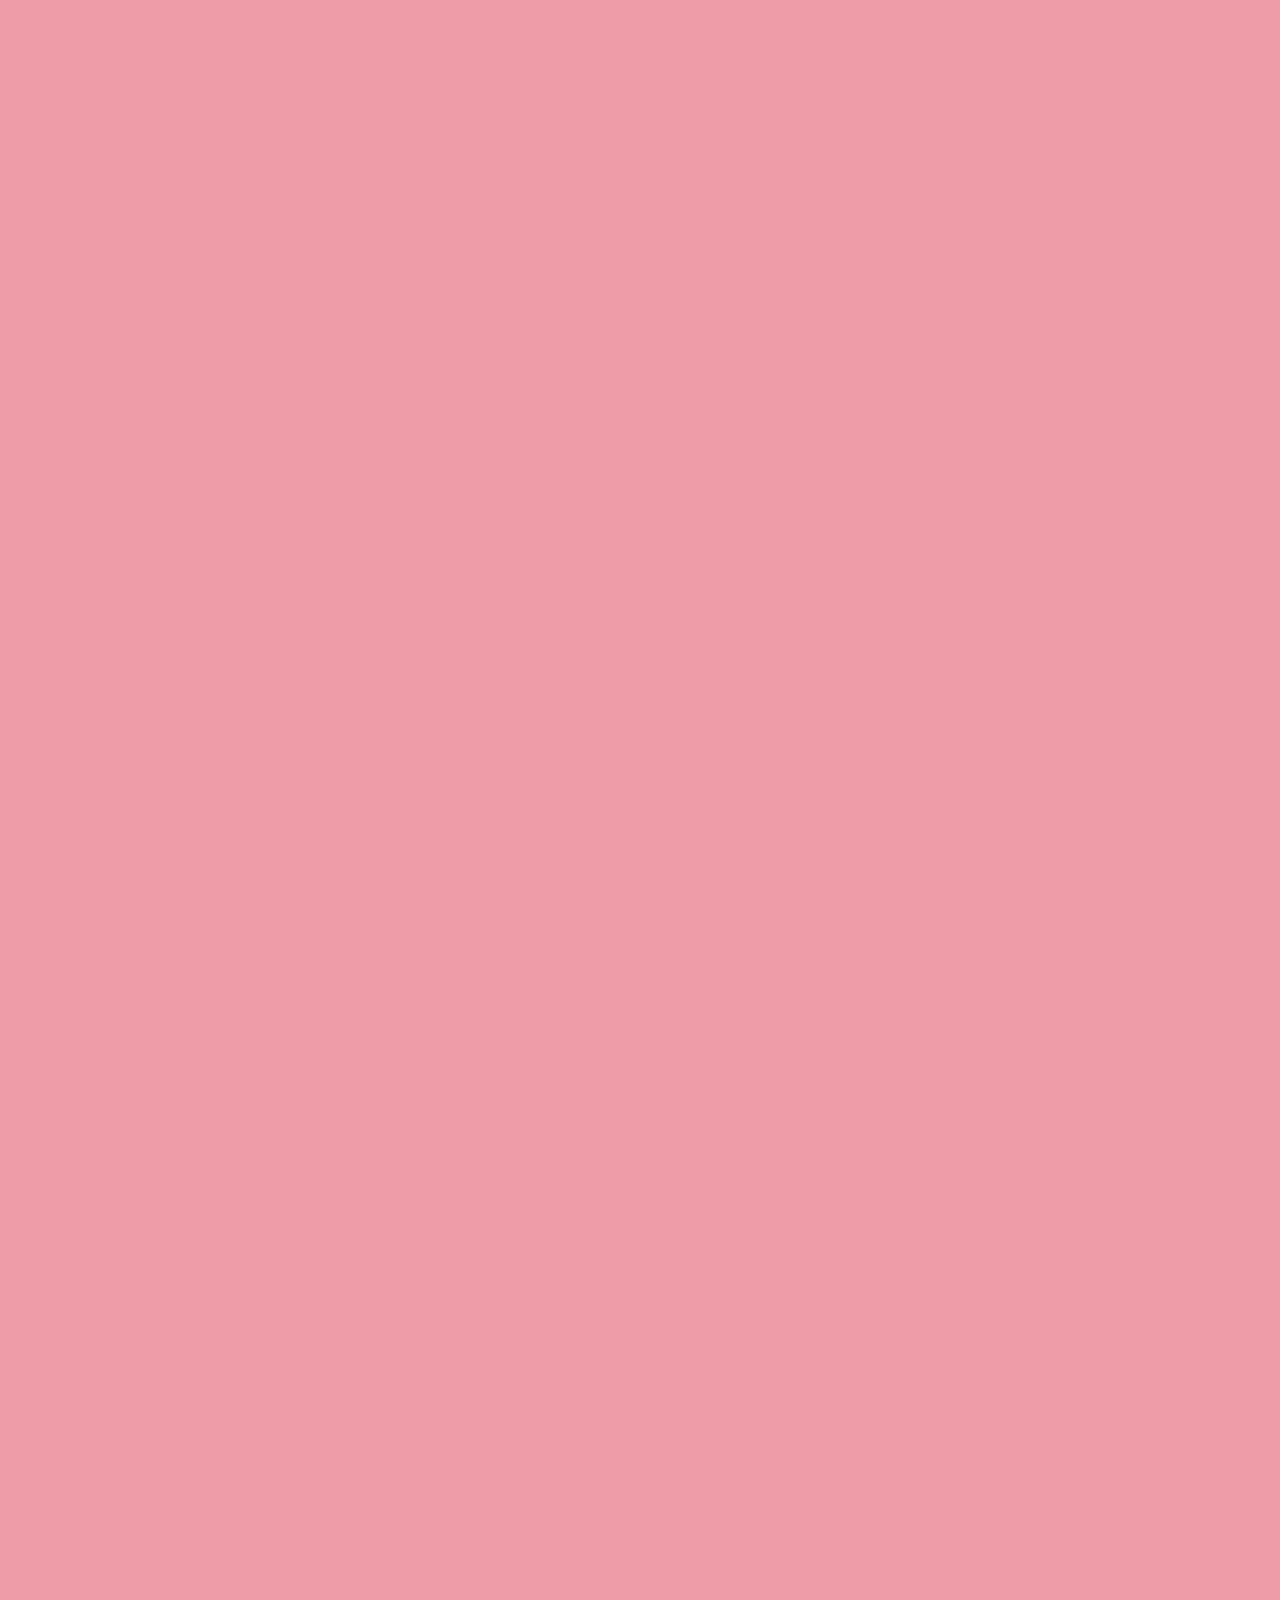
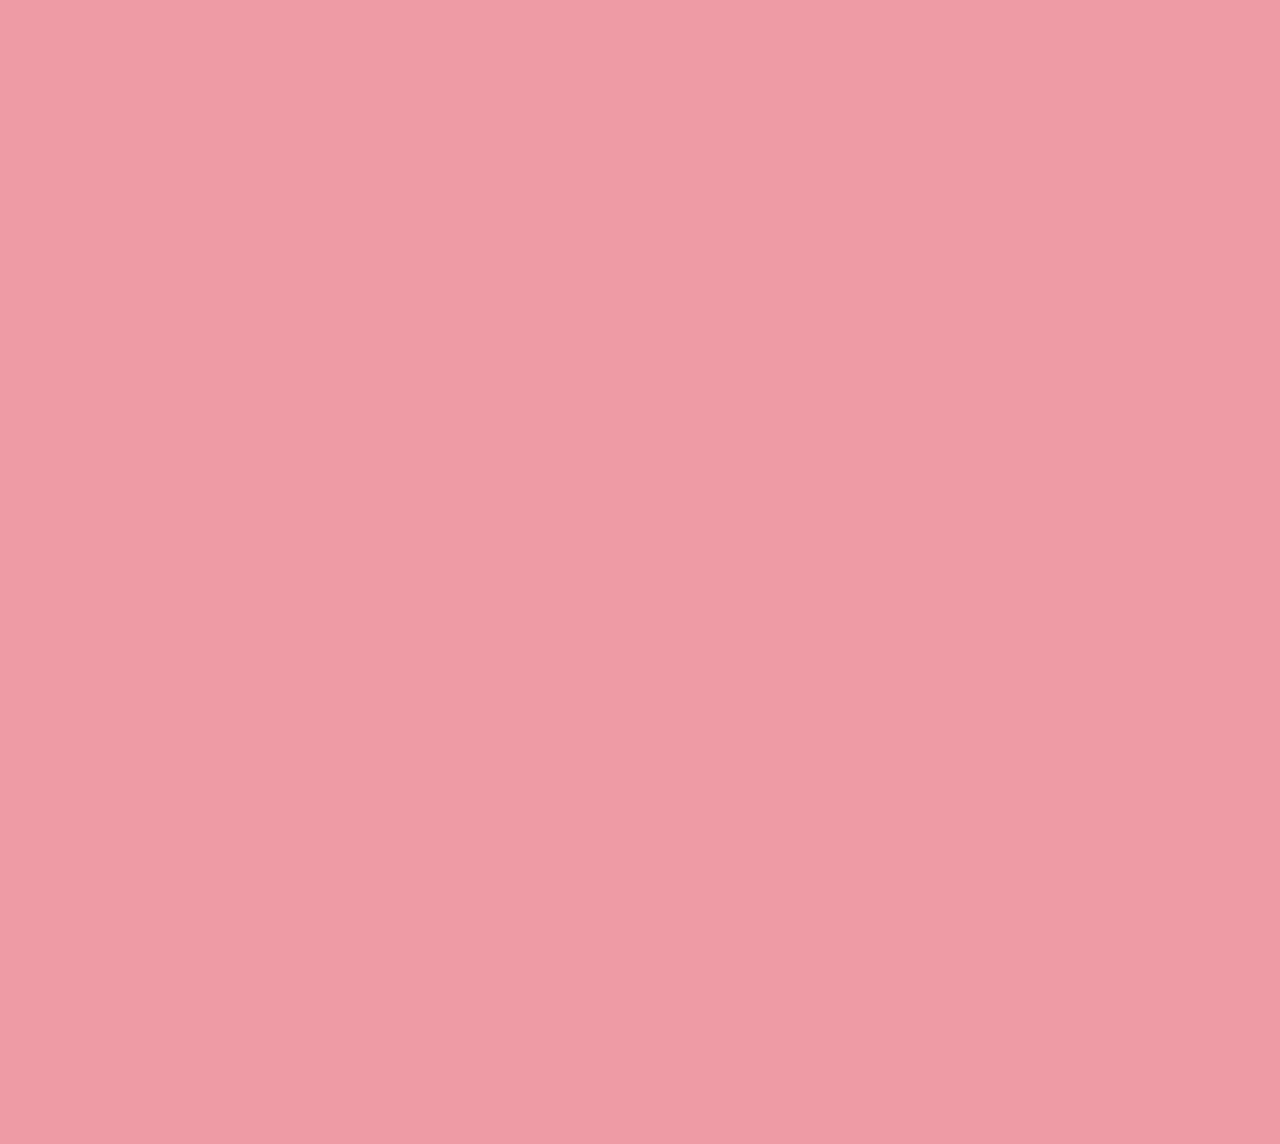
<file: Happy Birthday/Happy Birthday2.html>
<!DOCTYPE html>
<!-- saved from url=(0059)http://www.jq22.com/demo/birthday201708220111/Memories.html -->
<html lang="zh-CN" style="overflow: hidden; height: 100%;"><head><meta http-equiv="Content-Type" content="text/html; charset=UTF-8">
 
 <title>Happy Birthday</title>
 <style>
    html{
      background: #EE9DA8;
    }
</style>
 <link rel="stylesheet" href="./Happy Birthday2_files/jquery.fullPage.css">
 <link rel="stylesheet" href="./Happy Birthday2_files/style.css">
</head>

<body style="overflow: hidden; height: 100%;">
<div class="bgcolor">
  <div style="z-index: 100; height: 100%; position: relative; touch-action: none; transform: translate3d(0px, 0px, 0px);" id="dowebok" class="fullpage-wrapper">
      <!--第一屏-->
      <div class="section fp-section active fp-table" style="height: 1743px;"><div class="fp-tableCell" style="height:1743px;">
          <div class="ly-box01">
            <div class="ly-txt01">
              <p class="ly-stxt01">张鑫</p>
              <p class="ly-stxt02">  　祝你20岁</p>
              <p class="ly-stxt03">　　　　生日快乐</p>
              <p class="ly-stxt04">　　　　　　生日快乐</p>
              <p class="ly-stxt05">　　　　　　　　生日快乐</p>
            </div>
            <!-- <div class="ly-txt02">
              <p class="ly-stxt06">XXXXXXXXXXXXXXXXXXXXXXX</p>
              <p class="ly-stxt07">XXXXXXXXXXXXXXXXXXXXXXX</p>
              <p class="ly-stxt08">XXXXXXXXXXXXXXXXXXXXXXX</p>
              <p class="ly-stxt09">XXXXXXXXXXXXXXXXXXXXXXX</p>
              <p class="ly-stxt10">XXXXXXXXXXXXXXXXXXXXXXX</p>
            </div> -->
        </div>
      </div></div> 

      <!--第二屏-->

      <div class="section fp-section fp-table" style="height: 1743px;"><div class="fp-tableCell" style="height:1743px;">
          <div class="timeline"></div>
          <div class="timepoint11"></div>
          <div class="ly-box11">
              <div class="ly-txt11">
                  2018-3-24
              </div>
              <div class="ly-txt12">
                  生日快乐
              </div>
              <div class="ly-imgbox11">
                <img class="ly-img11" src="./Happy Birthday2_files/2014.11.14-1.jpg">
              </div>
          </div>
          <div class="ly-triangle11"></div>

          <div class="ly-box12">
              <div class="ly-txt13">
                  2018-3-24
              </div>
              <div class="ly-txt14">
                 <!-- <p>我很喜欢的几句话</p>
			           <p>　人之相惜惜于品</p>
			           <p>　人之相敬敬于德</p>
			           <p>　人之相交交于情</p>
				         <p>　人之相拥拥于礼</p>
                 <p>　人之相信信于诚</p>
				         <p>　人之相伴伴于爱</p> -->
                 <p>一二三四五</p>
                 <p>上山打老虎</p>
                 <p>老虎没打到</p>
                 <p>打到小老鼠</p>
                 <p>我是大傻逼</p>
                 <p>编不下去了</p>
                 <p>编不下去了</p>
                 <p>啊啊啊啊啊</p>
                 <p>啦啦啦啦啦</p>
              </div>
          </div>
          <div class="ly-triangle12"></div>
      </div></div>

      <!--第三屏-->

      <div class="section fp-section fp-table" style="height: 1743px;"><div class="fp-tableCell" style="height:1743px;">
          <div class="timeline"></div>
          <div class="timepoint21"></div>
          <div class="ly-box21">
              <div class="ly-txt21">
                  2018-3-24
              </div>
              <div class="ly-txt22">
                 <p> XXXXXXXXXXXXXXXXXXXXXXXXXXXXXXXXXXXXXXXXXXXXXXX</p>
				         <p>XXXXXXXXXXXXXXXXXXXXXXXXXXXXXXXXXXXXXXXXXXXXXXX</p>
              </div>
              <div class="ly-imgbox21">
                <img class="ly-img21" src="./Happy Birthday2_files/2014.11.26-1.png">
              </div>
          </div>
          <div class="ly-triangle21"></div>

          <div class="ly-box22">
              <div class="ly-txt23">
                  2018-3-24
              </div>
              <div class="ly-txt24">
                  XXXXXXXXXXXXXXXXXXXXXXXXXXXXXXXXXXXXXXXXXXXXXXXX
              </div>
              <div class="ly-imgbox22">
                <img class="ly-img22" src="./Happy Birthday2_files/2014.12.19-1.png">
              </div>
          </div>
          <div class="ly-triangle22"></div>

           <div class="ly-box23">
              <div class="ly-txt25">
                  2018-3-24
              </div>
              <div class="ly-txt26">
                  XXXXXXXXXXXXXXXXXXXXXXXXXXXXXXXXXXXXXXXXXXXXXXXXXXX
              </div>
              <div class="ly-imgbox23">
                <img class="ly-img23" src="./Happy Birthday2_files/2014.12.20-1.jpg">
              </div>
          </div>
          <div class="ly-triangle23"></div>
      </div></div>

      <!--第四屏-->

      <div class="section fp-section fp-table" style="height: 1743px;"><div class="fp-tableCell" style="height:1743px;">
          <div class="timeline"></div>
          <div class="timepoint31"></div>
          <div class="ly-box31">
              <div class="ly-txt31">
                  2018-3-24
              </div>
              <div class="ly-txt32">
                  <p>XXXXXXXXXXXXXXXXXXXXX。</p>
				          <p>XXXXXXXXXXXXXXXXXXXXXXXXXXXXXXXXXXXXXXXXXXXXXXXXXXXXXXXXXXXXXXXXXXXXXXXXXXXXXXX</p>
              </div>
              <div class="ly-imgbox31">
                <img class="ly-img31" src="./Happy Birthday2_files/2014.12.28-1.JPG">
              </div>
          </div>
          <div class="ly-triangle31"></div>

          <div class="ly-box32">
              <div class="ly-txt33">
                  2018-3-24
              </div>
              <div class="ly-txt34">
                 <p>XXXXXXXXXXXXXXXXXXXXXXXXXXXXXXXXXXXXX</p>
              </div>
              <div class="ly-imgbox31">
                <img class="ly-img31" src="./Happy Birthday2_files/2014.12.28-2.png">
              </div>
          </div>
          <div class="ly-triangle32"></div>
      </div></div> 

  <!--第五屏-->
  <div class="section fp-section fp-table" style="height: 1743px;"><div class="fp-tableCell" style="height:1743px;">
          <div class="timeline"></div>
          <div class="timepoint21"></div>
          <div class="ly-box52">
              <div class="ly-txt21">
                  2018-3-24
              </div>
              <div class="ly-txt22">
                 <p> XXXXXXXXXXXXXXXXXXXXXXXX</p>
				         <p>XXXXXXXXXXXXXXXXXXXXXXXXXXXXXXXXXXXXXXXXXXXXXXX</p>
              </div>
              <div class="ly-imgbox21">
                <img class="ly-img21" src="./Happy Birthday2_files/2015.01.01-1.jpg">
              </div>
          </div>
          <div class="ly-triangle21"></div>

          <div class="ly-box22">
              <div class="ly-txt23">
                  2018-3-24
              </div>
              <div class="ly-txt51">
                  <p>XXXXXXXXXXXXXXXXXXXXXXXX</p>
				          <p>XXXXXXXXXXXXXXXXXXXXXXXXXXXXXX</p>
              </div>
              <div class="ly-imgbox22">
                <img class="ly-img22" src="./Happy Birthday2_files/2015.02.19-1.png">
              </div>
          </div>
          <div class="ly-triangle22"></div>

           <div class="ly-box51">
              <div class="ly-txt25">
                  2018-3-24
              </div>
              <div class="ly-txt26">
                  <p>XXXXXXXXXXXXXXXXXXXXXXXXXXXXXXXXXXXXXXXXXXXXXXXXXXX</p>
				  <p>XXXXXXXXXXXXXXXXXXX</p>
				  <p>XXXXXXXXXXXXXXXXXXXXXXXX</p>
				  <p>XXXXXXXXXXXXXXXXXXXXXXXXXXXXXXXXXX</p>
              </div>
              <div class="ly-imgbox23">
                <img class="ly-img23" src="./Happy Birthday2_files/2015.04.11-1.jpg">
              </div>
          </div>
          <div class="ly-triangle23"></div>
      </div></div>

  <!--第六屏-->
  <div class="section fp-section fp-table" style="height: 1743px;"><div class="fp-tableCell" style="height:1743px;">
          <div class="timeline"></div>
          <div class="timepoint21"></div>
          <div class="ly-box21">
              <div class="ly-txt21">
                  2018-3-24
              </div>
              <div class="ly-txt22">
                 <p>XXXXXXXXXXXXXXXXXX</p>
                 <p>XXXXXXXXXXXXXXXXXXXXXXXXXXXX</p>
                 <p>XXXXXXXXXXXXXXXXXXXXXXXXXXXX</p>
              </div>
              <div class="ly-imgbox21">
                <img class="ly-img21" src="./Happy Birthday2_files/2015.05.19-1.PNG">
              </div>
          </div>
          <div class="ly-triangle21"></div>

          <div class="ly-box22">
              <div class="ly-txt23">
                  2018-3-24
              </div>
              <div class="ly-txt24">
                  <p> XXXXXXXXXXXXXXXXXXXXXXXXXXXXXXXX</p>
				 <p>XXXXXXXXXXXXXXXXXXXXXXXXXXXXXXXXXXXXXXXXXX</p>
				 <p>XXXXXXXXXXXXXXXXXXXXXXXXXXXXXXXXXXXXXX</p>
              </div>
              <div class="ly-imgbox22">
                <img class="ly-img22" src="./Happy Birthday2_files/2015.05.28-1.PNG">
              </div>
          </div>
          <div class="ly-triangle22"></div>

           <div class="ly-box23">
              <div class="ly-txt25">
                  2018-3-24
              </div>
              <div class="ly-txt61">
                  <p class="wwww1">XXXXXXXXXXXXXXXXXXXXXXXXXXXXXXXXXXXXXXXXXXXX</p>
				  <p class="wwww1">XXXXXXXXXXXXXXXXXXXXXXXXXXXXXXXXXXXXXXXXXXXXXXXXXX</p>
				  <p class="wwww1">XXXXXXXXXXXXXXXXXXXXXXXXXXXXXXXXXXXXXXXXXXXXXXXXXXXXXXXXXXXX</p>
				  <p class="wwww1">XXXXXXXXXXXXXXXXXXXXXXXXXXXXXXXXXXXXXXXXXXXXXXXXXXXXXXXXXXXX</p>
				  <p class="wwww1">XXXXXXXXXXXXXXXXXXXXXXXXXXXXXXXXXXXXXXXXXXXXXXXXXXXXXXXXXXXX</p>
				  <p class="wwww1">XXXXXXXXXXXXXXXXXXXXXXXXXXXXXXXXXXXXXXXXXXXXXXXXXXXXXXXXXXXX</p>
				  <p class="wwww1">XXXXXXXXXXXXXXXXXXXXXXXXXXXXXXXXXXXXXXXXXXXXXXXXXXXXXXXXXXXX</p>
				  <!-- <p class="wwww1" style="display:none;">你想要的，我能给的，我都会给你。</p> -->
              </div>
              <div class="ly-imgbox61">
                <img class="ly-img61" src="./Happy Birthday2_files/2015.05.29-1.jpg">
              </div>
          </div>
          <div class="ly-triangle23"></div>
      </div></div>

      <!--第七屏-->
      <!-- <div class="section fp-section fp-table" style="height: 1743px;"><div class="fp-tableCell" style="height:1743px;">
          <div class="timeline"></div>
          <div class="timepoint71"></div>
          <div class="ly-box21 xx71">
              <div class="ly-txt21">
                  201X-0X-3X
              </div>
              <div class="ly-txt22">
                 <p> XXXXXXXXXXXXXXXXXXXXXXXXXXXXXXXXXXXXXXXXXXXXXXXXXXXXXXXXXXXX</p>
              </div>
              <div class="ly-imgbox21">
                <img class="ly-img21" src="./Happy Birthday2_files/2015.05.31-1.png">
              </div>
          </div>
          <div class="ly-triangle21 xx72"></div>

          <div class="ly-box71">
              <div class="ly-txt23">
                  201X-0X-0X
              </div>
              <div class="ly-txt71">
                  <p>XXXXXXXXXXXXXXXXXXXXXXXXXXXXXXXXXXXXXXXXXXXXXXXXXXXXXXXXXXXX</p>
              </div>
              <div class="ly-imgbox71">
                <img class="ly-img71" src="./Happy Birthday2_files/2015.06.02-1.jpg">
              </div>
          </div>
          <div class="ly-triangle22"></div>

           <div class="ly-box72">
              <div class="ly-txt25">
                  201X-0X-1X
              </div>
              <div class="ly-txt72">
                  <p>XXXXXXXXXXXXXXXX</p>
              </div>
              <div class="ly-imgbox72">
                <img class="ly-img72" src="./Happy Birthday2_files/2015.06.15-1.jpg">
              </div>
          </div>
          <div class="ly-triangle71"></div>

          <div class="ly-box73">
              <div class="ly-txt25">
                  201X-0X-1X
              </div>
              <div class="ly-txt73">
                  <p>XXXXXXXXXXXXXXXXXXXXX</p>
              </div>
              <div class="ly-imgbox73">
                <img class="ly-img73" src="./Happy Birthday2_files/2015.06.17-1.jpg">
              </div>
          </div>
          <div class="ly-triangle72"></div>
      </div></div> -->

      <!--第八屏-->

      <div class="section fp-section fp-table" style="height: 1743px;"><div class="fp-tableCell" style="height:1743px;">
          <div class="timeline"></div>
          <div class="timepoint11"></div>
          <div class="ly-box81">
              <div class="ly-txt11">
                  2018-3-24
              </div>
              <div class="ly-txt82">
                  XXXXXXXXXXXXXXXXXXXXXXXXXX
              </div>
              <div class="ly-imgbox81">
                <img class="ly-img81" src="./Happy Birthday2_files/2015.06.18-1.PNG">
              </div>
          </div>
          <div class="ly-triangle11"></div>

          <div class="ly-box82">
              <div class="ly-txt13">
                  2018-3-24
              </div>
              <div class="ly-txt84">
                 <p class="wwww1">XXXXXXXXXXXXXXXXXXXXXXXXXXXXXXXXXXXXXXXXXXXXXXXXX</p>
				 <p class="wwww1">[base64]</p>
				 <p class="wwww1">[base64]</p>
				 <p class="wwww1">XXXXXXXXXXXXXXXXXXXXXXXXXXXXXXXXXXXXXXXXXXXXXXXXX</p>
				 <p class="wwww1">XXXXXXXXXXXXXXXXXXXXXXXXXXXXXXXXXXXXXXXXXXXXXXXXX</p>
              </div>
          </div>
          <div class="ly-triangle82"></div>
      </div></div>

      <!--第九屏-->

<!-- <div class="section fp-section fp-table" style="height: 1743px;"><div class="fp-tableCell" style="height:1743px;">
          <div class="timeline"></div>
          <div class="timepoint91"></div>
          <div class="ly-box21 xx91">
              <div class="ly-txt21">
                  201X-0X-2X
              </div>
              <div class="ly-txt90">
                 <p>XXXXXXXXXXXXXXXXXXXXXXXXXXXXXXXXXXXXXXXXXXXXXXXXX</p>
              </div>
              <div class="ly-imgbox21 xx94">
                <img class="ly-img21" src="./Happy Birthday2_files/2015.06.24-1.jpg">
              </div>
          </div>
          <div class="ly-triangle21 xx92"></div>

          <div class="ly-box91">
              <div class="ly-txt23">
                  201X-0X-2X
              </div>
              <div class="ly-txt91">
                  <p>XXXXXXXXXXXXXXXXXXXXXXXXXXXXXXXXXXXXXXXXXXXXXXXXX</p>
              </div>
              <div class="ly-imgbox91">
                <img class="ly-img91" src="./Happy Birthday2_files/2015.06.24-3.jpg">
              </div>
          </div>
          <div class="ly-triangle22 xx92"></div>

           <div class="ly-box92">
              <div class="ly-txt25">
                  201X-0X-2X
              </div>
              <div class="ly-txt92">
                  <p>XXXXXXXXXX</p>
              </div>
              <div class="ly-imgbox92">
                <img class="ly-img92" src="./Happy Birthday2_files/2015.06.26-1.jpg">
              </div>
          </div>
          <div class="ly-triangle91"></div>

          <div class="ly-box93">
              <div class="ly-txt25">
                  201X-0X-2X
              </div>
              <div class="ly-txt93">
                  <p>XXXXXXXXXXXXXXXXXXXXXXXXXXXX</p>
              </div>
              <div class="ly-imgbox93">
                <img class="ly-img93" src="./Happy Birthday2_files/2015.06.26-2.jpg">
              </div>
          </div>
          <div class="ly-triangle92"></div>
      </div></div> -->
		<!--第十屏-->

		      <div class="section fp-section fp-table" style="height: 1743px;"><div class="fp-tableCell" style="height:1743px;">
          <div class="timeline"></div>
          <div class="timepoint11"></div>
          <div class="ly-box81">
              <div class="ly-txt11">
                  2018-3-24
              </div>
              <div class="ly-txt82" style="top:8%">
                  <p class="wwww1">XXXXXXXXXXXXXXXXXXX</p>
                  <p class="wwww1">XXXXXXXXXXXXXXXXXXX</p>
                  <p class="wwww1">XXXXXXXXXXXXXXXXXXX/p&gt;
				  </p><p class="wwww1">XXXXXXXXXXXXXXXXXXX</p>
				  <p class="wwww1">XXXXXXXXXXXXXXXXXXX</p>
				  <p class="wwww1">XXXXXXXXXXXXXXXXXXX</p>
				  <p class="wwww1">XXXXXXXXXXXXXXXXXXX</p>
              </div>
              <div class="ly-imgbox81">
                <img class="ly-img81" src="./Happy Birthday2_files/2016.04.04-1.jpg">
              </div>
          </div>
          <div class="ly-triangle11"></div>

          <div class="ly-box82">
              <div class="ly-txt13">
                  2018-3-24
              </div>
              <div class="ly-txt84">
                 <p>XXXXXXXXXXXXXXXXXXXXXXXXXXXXXXXXXXXXXX</p>
				 <p>XXXXXXXXXXXXXXXXXXXXXXXXXXXXXXXXXXXXXXXXXXXXXXXXXXXXXXXXXXXXXXXXXXXXXXXXXXXXXXXXXXXXXXXXXXXXXXX</p>
   				 <p>XXXXXXXXXXXXXXXXXXXXXXXXXXXXXXXXXXXXXXXXXXXXXXXXXXXXXXXXXXXXXXXXXXXXXXXXXXXXXXXXXXXXXXXXXXXXXXXXXXXXXXXXXXXXXXXXXX</p>
				 <p>XXXXXXXXXXXXXXXXXXXXXXXXXXXXXXXXXXXXXXXXXXXXXXXXXXXXXXXXXXXXXXXXXXXXXXXXXXXX</p>
				 <p>XXXXXXXXXXXXXXXXXXXXXXXXXXXXXXXXXXXXXXXXXXXXXXXXXXXXXXXXXXXXXXXXXXXXXXXXXXXX。</p>
				 <p>XXXXXXXXXXXXXXXXXXXXXXXXXXXXXXXXXXXXXXXXXXXXXXXXXXXXXXXXXXXXXXXXXXXXXXXXXXXX</p>
				 <p>XXXXXXXXXXXXXXXXXXXXXXXXXXXXXXXXXXXXXXXXXXXXXXXXXXXXXXXXXXXXXXXXXXXXXXXXXXXX</p>
				 <p>XXXXXXXXXXXXXXXXXXXXXXXXXXXXXXXXXXXXXXXXXXXXXXXXXXXXXXXXXXXXXXXXXXXXXXXXXXXX</p>
				 <p>XXXXXXXXXXXXXXXXXXXXXXXXXXXXXXXXXXXXXXXXXXXXXXXXXXXXXXXXXXXXXXXXXXXXXXXXXXXX</p>
				 <p>XXXXXXXXXXXXXXXXXXXXXXXXXXXXXXXXXXXXXXXXXXXXXXXXXXXXXXXXXXXXXXXXXXXXXXXXXXXX</p>
				 <p>XXXXXXXXXXXXXXXXXXXXXXXXXXXXXXXXXXXXXXXXXXXXXXXXXXXXXXXXX</p>
				 <p>XXXXXXXXXXXXXXXXXXX</p>
              </div>
          </div>
          <div class="ly-triangle82"></div>
      </div></div>

       </div>  
  </div>
  <audio src="1.mp3" autoplay="" loop=""></audio>

<script src="./Happy Birthday2_files/jquery-1.10.2.js"></script><script src="./Happy Birthday2_files/jquery.min.js"></script>

<script src="./Happy Birthday2_files/jquery.fullPage.min.js"></script>
<script src="./Happy Birthday2_files/diy.js"></script>
</file>
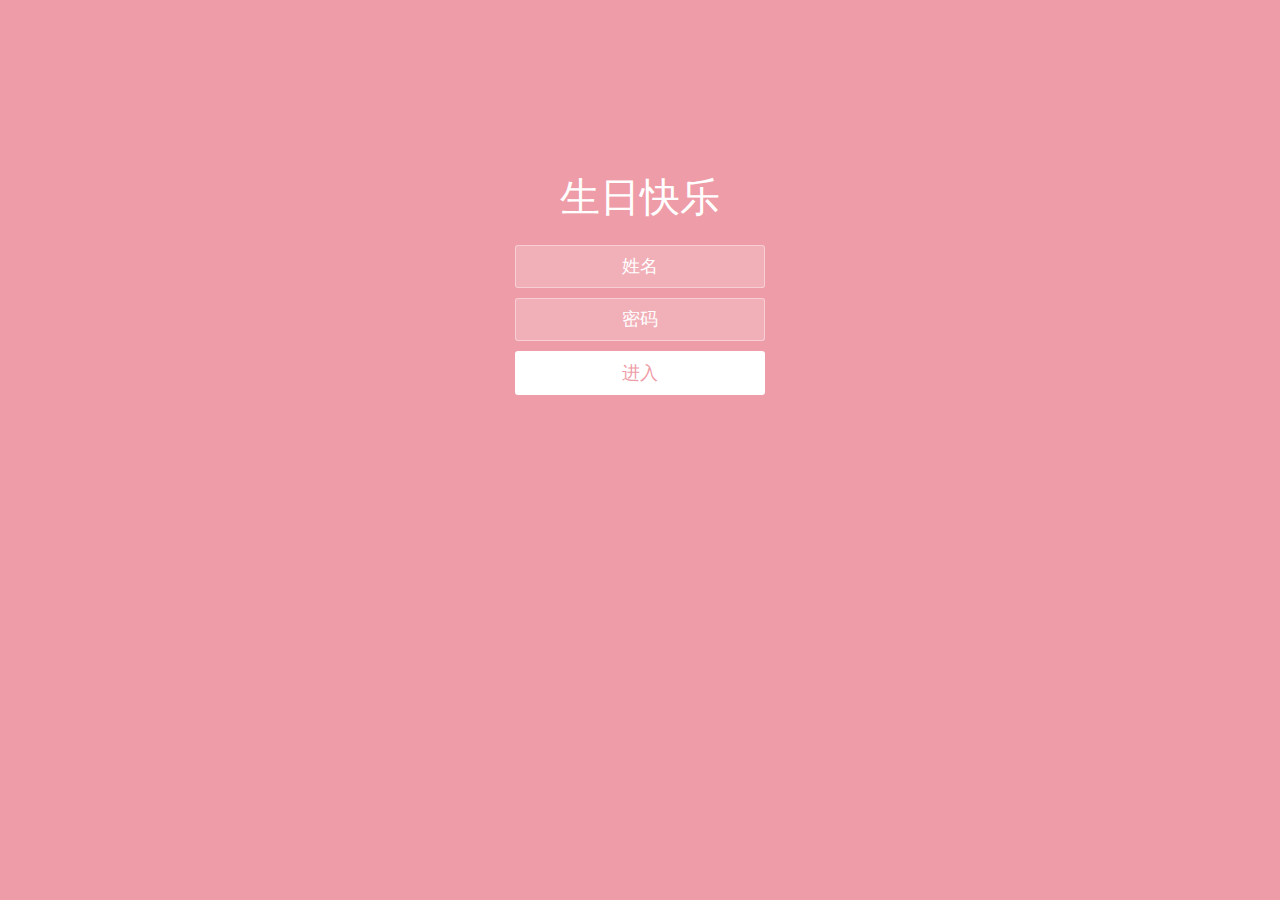
<file: Happy Birthday/zxrs.html>
<!doctype html>
<html lang="zh">
<head>
<meta charset="UTF-8">
<meta http-equiv="X-UA-Compatible" content="IE=edge,chrome=1"> 
<meta name="viewport" content="width=device-width, initial-scale=1.0">
<title>Happy Birthday</title>
<link rel="stylesheet" type="text/css" href="css/styles.css">
</head>
<body>
<div class="htmleaf-container">
	<div class="wrapper">
		<div class="container">
			<h1>生日快乐</h1>
			<form class="form">
				<input id="userName" name="userName" type="text" placeholder="姓名" value="">
				<input id="pwd" name="pwd" type="password" placeholder="密码" value="">
				<button type="submit" id="login-button">进入</button>
			</form>
		</div>
		
		<ul class="bg-bubbles">
			<li></li>
			<li></li>
			<li></li>
			<li></li>
			<li></li>
			<li></li>
			<li></li>
			<li></li>
			<li></li>
			<li></li>
		</ul>
	</div>
</div>
<audio src="2.mp3" autoplay="" loop="">
</audio>
<script>
	var _hmt = _hmt || [];
	(function() {
	  var hm = document.createElement("script");
	  hm.src = "https://hm.baidu.com/hm.js?0bcf2a9242da9d79f2867e6b21465dd5";
	  var s = document.getElementsByTagName("script")[0]; 
	  s.parentNode.insertBefore(hm, s);
	})();
</script>
<script src="http://www.jq22.com/jquery/jquery-1.10.2.js"></script>
<script src="js/jquery-1.8.4.min.js"></script>
</body>
</html>
</file>
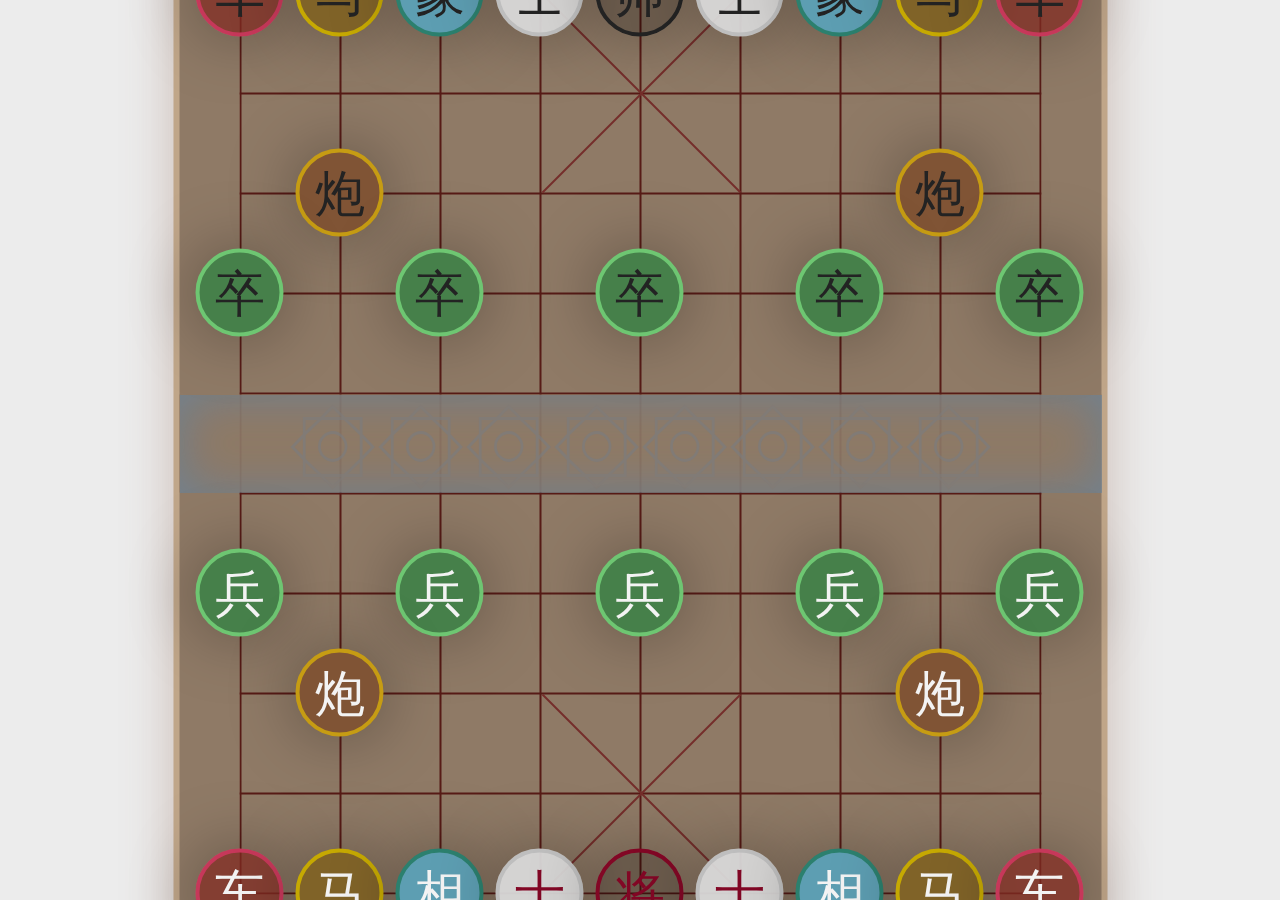
<file: yx/xiangqi.html>
<!DOCTYPE html>
<!-- saved from url=(0051)http://www.jq22.com/demo/jQueryXiangqi201710141836/ -->
<html><head lang="cn"><meta http-equiv="Content-Type" content="text/html; charset=UTF-8">
    
    <title>CC</title>
    <link rel="stylesheet" href="./CC_files/index.css" type="text/css">
    <link rel="stylesheet" href="./CC_files/Chess.css" type="text/css">
    <script src="./CC_files/jquery-1.10.2.js.下载"></script><script src="./CC_files/jquery.min.js.下载"></script>
    <script src="./CC_files/Show.js.下载" type="text/javascript"></script>
    <script src="./CC_files/OnDoing.js.下载" type="text/javascript"></script>
    <script src="./CC_files/CMoveRule.js.下载" type="text/javascript"></script>
    <script src="./CC_files/CChess.js.下载" type="text/javascript"></script>
</head>
<body style="">
<section id="ground">
    <section id="board" style="
    transform: scale(2);
">
        <section id="line">
            <section id="rows">
                <article class="row"></article>
                <article class="row"></article>
                <article class="row"></article>
                <article class="row"></article>
                <article class="row"></article>
                <article class="row"></article>
                <article class="row"></article>
                <article class="row"></article>
                <article class="row"></article>
                <article class="row end"></article>
            </section>
            <section id="lines">
                <article class="line"></article>
                <article class="line"></article>
                <article class="line"></article>
                <article class="line"></article>
                <article class="line"></article>
                <article class="line"></article>
                <article class="line"></article>
                <article class="line"></article>
                <article class="line end"></article>
            </section>
            <section id="river">
                <article>۞۞۞۞۞۞۞۞</article>
            </section>
            <section id="flower">
                <section id="F">
                    <section class="L2">
                        <article></article>
                        <article class="t2"></article>
                    </section>
                    <section class="L5">
                        <article></article>
                        <article></article>
                        <article></article>
                        <article></article>
                        <article></article>
                    </section>
                </section>
                <section id="L">
                    <section class="L5">
                        <article></article>
                        <article></article>
                        <article></article>
                        <article></article>
                        <article></article>
                    </section>
                    <section class="L2">
                        <article></article>
                        <article></article>
                    </section>
                </section>
            </section>
            <section id="cross">
                <section id="T">
                    <article></article>
                    <article></article>
                </section>
                <section id="B">
                    <article></article>
                    <article></article>
                </section>
            </section>
        </section>
        <section id="space"><article class="CS" id="CS0-0" onclick="onChose(0,0)"><section class="C JB">车</section></article><article class="CS" id="CS0-1" onclick="onChose(0,1)"><section class="C MB">马</section></article><article class="CS" id="CS0-2" onclick="onChose(0,2)"><section class="C XB">象</section></article><article class="CS" id="CS0-3" onclick="onChose(0,3)"><section class="C SB">士</section></article><article class="CS" id="CS0-4" onclick="onChose(0,4)"><section class="C S">帅</section></article><article class="CS" id="CS0-5" onclick="onChose(0,5)"><section class="C SB">士</section></article><article class="CS" id="CS0-6" onclick="onChose(0,6)"><section class="C XB">象</section></article><article class="CS" id="CS0-7" onclick="onChose(0,7)"><section class="C MB">马</section></article><article class="CS" id="CS0-8" onclick="onChose(0,8)"><section class="C JB">车</section></article><article class="CS" id="CS1-0" onclick="onChose(1,0)"></article><article class="CS" id="CS1-1" onclick="onChose(1,1)"></article><article class="CS" id="CS1-2" onclick="onChose(1,2)"></article><article class="CS" id="CS1-3" onclick="onChose(1,3)"></article><article class="CS" id="CS1-4" onclick="onChose(1,4)"></article><article class="CS" id="CS1-5" onclick="onChose(1,5)"></article><article class="CS" id="CS1-6" onclick="onChose(1,6)"></article><article class="CS" id="CS1-7" onclick="onChose(1,7)"></article><article class="CS" id="CS1-8" onclick="onChose(1,8)"></article><article class="CS" id="CS2-0" onclick="onChose(2,0)"></article><article class="CS" id="CS2-1" onclick="onChose(2,1)"><section class="C PB">炮</section></article><article class="CS" id="CS2-2" onclick="onChose(2,2)"></article><article class="CS" id="CS2-3" onclick="onChose(2,3)"></article><article class="CS" id="CS2-4" onclick="onChose(2,4)"></article><article class="CS" id="CS2-5" onclick="onChose(2,5)"></article><article class="CS" id="CS2-6" onclick="onChose(2,6)"></article><article class="CS" id="CS2-7" onclick="onChose(2,7)"><section class="C PB">炮</section></article><article class="CS" id="CS2-8" onclick="onChose(2,8)"></article><article class="CS" id="CS3-0" onclick="onChose(3,0)"><section class="C BB">卒</section></article><article class="CS" id="CS3-1" onclick="onChose(3,1)"></article><article class="CS" id="CS3-2" onclick="onChose(3,2)"><section class="C BB">卒</section></article><article class="CS" id="CS3-3" onclick="onChose(3,3)"></article><article class="CS" id="CS3-4" onclick="onChose(3,4)" style=""></article><article class="CS" id="CS3-5" onclick="onChose(3,5)"></article><article class="CS" id="CS3-6" onclick="onChose(3,6)"><section class="C BB">卒</section></article><article class="CS" id="CS3-7" onclick="onChose(3,7)"></article><article class="CS" id="CS3-8" onclick="onChose(3,8)"><section class="C BB">卒</section></article><article class="CS" id="CS4-0" onclick="onChose(4,0)"></article><article class="CS" id="CS4-1" onclick="onChose(4,1)"></article><article class="CS" id="CS4-2" onclick="onChose(4,2)"></article><article class="CS" id="CS4-3" onclick="onChose(4,3)"></article><article class="CS" id="CS4-4" onclick="onChose(4,4)" style=""><section class="C BB" style="">卒</section></article><article class="CS" id="CS4-5" onclick="onChose(4,5)"></article><article class="CS" id="CS4-6" onclick="onChose(4,6)"></article><article class="CS" id="CS4-7" onclick="onChose(4,7)"></article><article class="CS" id="CS4-8" onclick="onChose(4,8)"></article><article class="CS" id="CS5-0" onclick="onChose(5,0)"></article><article class="CS" id="CS5-1" onclick="onChose(5,1)"></article><article class="CS" id="CS5-2" onclick="onChose(5,2)"></article><article class="CS" id="CS5-3" onclick="onChose(5,3)"></article><article class="CS" id="CS5-4" onclick="onChose(5,4)"></article><article class="CS" id="CS5-5" onclick="onChose(5,5)"></article><article class="CS" id="CS5-6" onclick="onChose(5,6)" style=""></article><article class="CS" id="CS5-7" onclick="onChose(5,7)"></article><article class="CS" id="CS5-8" onclick="onChose(5,8)"></article><article class="CS" id="CS6-0" onclick="onChose(6,0)"><section class="C BR">兵</section></article><article class="CS" id="CS6-1" onclick="onChose(6,1)"></article><article class="CS" id="CS6-2" onclick="onChose(6,2)"><section class="C BR">兵</section></article><article class="CS" id="CS6-3" onclick="onChose(6,3)"></article><article class="CS" id="CS6-4" onclick="onChose(6,4)"><section class="C BR">兵</section></article><article class="CS" id="CS6-5" onclick="onChose(6,5)"></article><article class="CS" id="CS6-6" onclick="onChose(6,6)" style=""><section class="C BR">兵</section></article><article class="CS" id="CS6-7" onclick="onChose(6,7)"></article><article class="CS" id="CS6-8" onclick="onChose(6,8)"><section class="C BR">兵</section></article><article class="CS" id="CS7-0" onclick="onChose(7,0)"></article><article class="CS" id="CS7-1" onclick="onChose(7,1)"><section class="C PR">炮</section></article><article class="CS" id="CS7-2" onclick="onChose(7,2)"></article><article class="CS" id="CS7-3" onclick="onChose(7,3)"></article><article class="CS" id="CS7-4" onclick="onChose(7,4)" style=""><section class="C J" style="">将</section></article><article class="CS" id="CS7-5" onclick="onChose(7,5)"></article><article class="CS" id="CS7-6" onclick="onChose(7,6)"></article><article class="CS" id="CS7-7" onclick="onChose(7,7)"><section class="C PR">炮</section></article><article class="CS" id="CS7-8" onclick="onChose(7,8)"></article><article class="CS" id="CS8-0" onclick="onChose(8,0)"></article><article class="CS" id="CS8-1" onclick="onChose(8,1)"></article><article class="CS" id="CS8-2" onclick="onChose(8,2)"></article><article class="CS" id="CS8-3" onclick="onChose(8,3)" style=""></article><article class="CS" id="CS8-4" onclick="onChose(8,4)" style=""></article><article class="CS" id="CS8-5" onclick="onChose(8,5)" style=""></article><article class="CS" id="CS8-6" onclick="onChose(8,6)"></article><article class="CS" id="CS8-7" onclick="onChose(8,7)"></article><article class="CS" id="CS8-8" onclick="onChose(8,8)"></article><article class="CS" id="CS9-0" onclick="onChose(9,0)"><section class="C JR">车</section></article><article class="CS" id="CS9-1" onclick="onChose(9,1)"><section class="C MR">马</section></article><article class="CS" id="CS9-2" onclick="onChose(9,2)"><section class="C XR">相</section></article><article class="CS" id="CS9-3" onclick="onChose(9,3)"><section class="C SR">士</section></article><article class="CS" id="CS9-4" onclick="onChose(9,4)" style=""></article><article class="CS" id="CS9-5" onclick="onChose(9,5)"><section class="C SR">士</section></article><article class="CS" id="CS9-6" onclick="onChose(9,6)"><section class="C XR">相</section></article><article class="CS" id="CS9-7" onclick="onChose(9,7)"><section class="C MR">马</section></article><article class="CS" id="CS9-8" onclick="onChose(9,8)"><section class="C JR">车</section></article></section>
    </section>
</section>

</body></html>
</file>
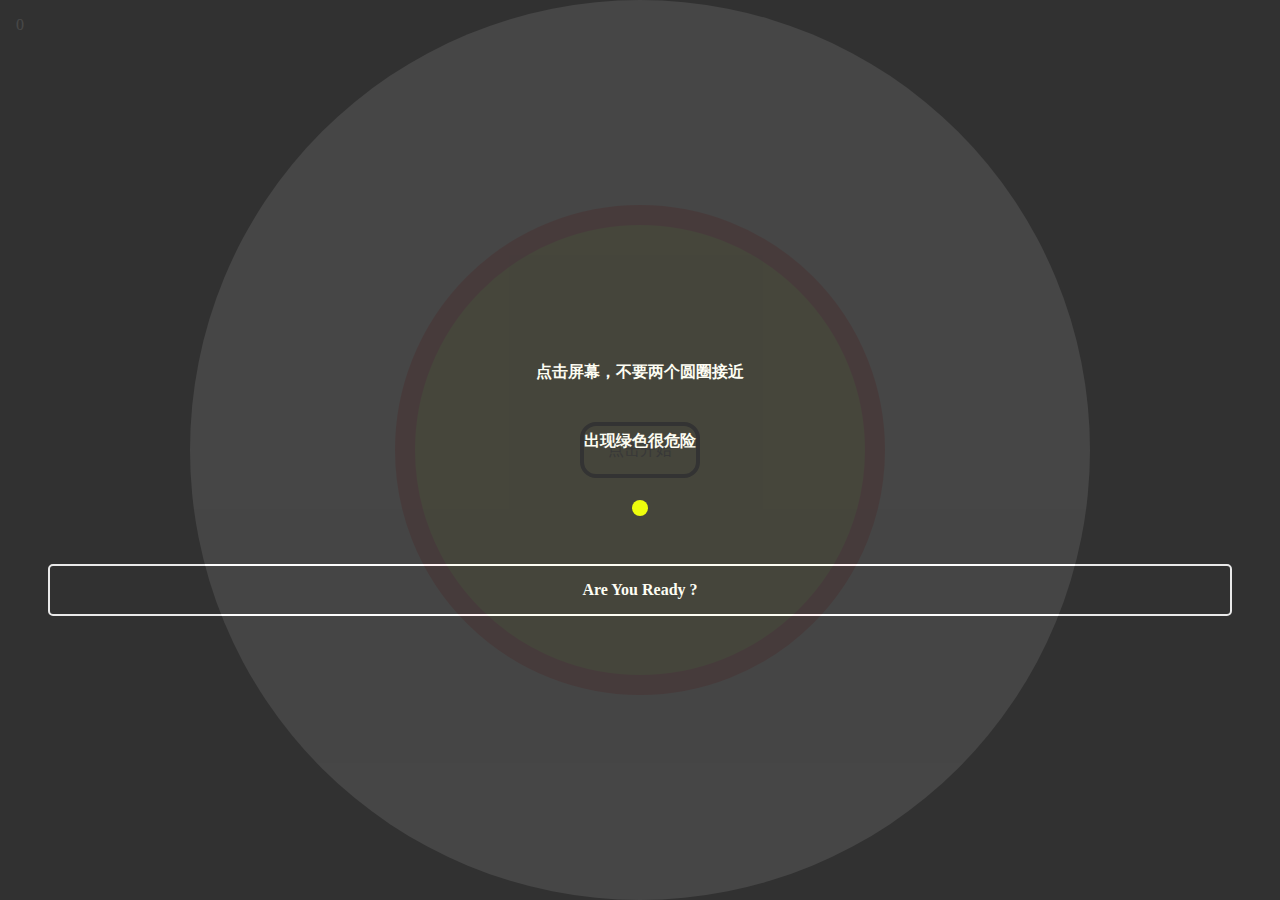
<file: yx/yqss.html>
<!doctype html>
<html>
<head>

<meta charset="utf-8" />
<meta name="viewport" content="width=device-width, 
            initial-scale=1.0, minimum-scale=1.0, maximum-scale=1.0, 
            user-scalable=no">
<title>王弟小游戏</title>
<link href="favicon.ico" rel="icon" type="image/x-icon">
<link rel="stylesheet" type="text/css" href="">
<style type="text/css">
body{padding:0; margin:0;overflow: hidden;}
.middle{position: absolute;top:0; bottom:0; left:0; right:0; margin:auto; }
#container{ overflow: hidden;}
.circle{ width: 100%; height:100%;overflow: hidden; background:rgb(33,33,33);}
.start_btn{ border:4px solid #333;border-radius: 1em; width:7em; height:3em; position: absolute;top:0; bottom:0; left:0; right:0; margin:auto; color:#666; text-align: center;line-height: 3em; z-index: 20; }
.end_btn{ border:2px solid #FFF;border-radius: 5px; width:7em;  margin:auto; color:#FFF; text-align: center;line-height: 3em;  background: #333; margin-bottom: 1em; z-index: 20; }
.timecounting{font-size: 1em; color: #FFF; padding:1em;}
.dialog{
	position: absolute;top:0; bottom:0; left:0; right:0; margin:auto; width:15em; height:21em; background: #333; color: #FFF; text-align: center;border:4px solid #e44;border-radius: 5px; z-index: 999;
}
.web_href{color:#fff;}
.contact{font-size: 0.5em;color:#EEE;}
.tieba_img{width:7em; }
.hint{font-weight: bold;}
.ready{
border:2px solid #FFF;border-radius: 5px;line-height: 3em; 
}
.start_btn:click{border-color:#E88;}
.info{
	width: 100%; height:100%;
	position: absolute;
	z-index: 999;
	background: #333;
	opacity: 0.9;
	color: #FFF;
	font-weight: bold;
	text-align: center;
}

.info_hint{	height:17em; position: absolute;top:0; bottom:0; left:0; right:0; margin:auto;
}
.info_hint p {margin:3em;}

.circle_outer{ background: #EEE; text-align:center;  border-radius: 100%; width: 100%;  z-index:5;height:100%;}
.circle_inner{background: #EE8;text-align:center;  border-radius: 100%; border:20px solid #F88; z-index:10;width: 50%;height:50%;}
.success_tip{font-size: 5em; display: none; color:#0F9; margin:0 auto;font-weight: bold;;}
.fail_tip{font-size: 5em; display: none;font-weight: bold;;}

@keyframes hintAnimation
{
0% { width: 1em; height:1em;}
50% {width:3em;height: 3em;}
100% {width: 1em; height:1em;}
}
@-o-keyframes hintAnimation
{
0% { width: 1em; height:1em;}
50% {width:3em;height: 3em;}
100% {width: 1em; height:1em;}
}
@-webkit-keyframes hintAnimation
{
0% { width: 1em; height:1em;}
50% {width:3em;height: 3em;}
100% {width: 1em; height:1em;}
}
@-moz-keyframes hintAnimation
{
0% { width: 1em; height:1em;}
50% {width:3em;height: 3em;}
100% {width: 1em; height:1em;}
}
@keyframes wordTip
{
0% {color: #FFF;}
50% {color: #FF0;}
100% {color: #FFF;}
}
@-o-keyframes wordTip
{
0% {color: #FFF;}
50% {color: #FF0;}
100% {color: #FFF;}
}
@-moz-keyframes wordTip
{
0% {color: #FFF;}
50% {color: #FF0;}
100% {color: #FFF;}
}
@-webkit-keyframes wordTip
{
0% {color: #FFF;}
50% {color: #FF0;}
100% {color: #FFF;}
}
.info_hint_animation{  position:relative; margin:0 auto; width:1em; height:1em; border-radius: 100%; background: #EF0;
	-moz-animation: hintAnimation 2s ease 0 infinite;
	-webkit-animation: hintAnimation 2s ease 0 infinite;
	-o-animation: hintAnimation 2s ease 0 infinite;
	animation: hintAnimation 2s ease 0s infinite;
}
.info_hint p { 
	
	-moz-animation: wordTip 2s linear 0 infinite;
	-webkit-animation: wordTip 2s linear 0 infinite;
	-o-animation: wordTip 2s linear 0 infinite;
	animation: wordTip 2s linear 0s infinite;
}
</style>
 <script src="yqss/zepto.min.js"></script>
</head>
<body scoll=no>

	<div id="container">
		<div id="header"></div>
		<div id="j_info" class="info">
			
			<div class="info_hint">
			<p>点击屏幕，不要两个圆圈接近</p>
			<p>出现绿色很危险</p>
<div class="info_hint_animation"></div>

			
			<p class="ready">Are You Ready ?</p>
		</div>
		</div>
		<div id="content">
			<div id="j_circle" class="circle">
				<div id="j_circle_inner" class="circle_inner middle" ></div>
			<div id="j_circle_outer" class="circle_outer middle" ></div>
				
				<div id = "j_timecounting" class="timecounting">0</div>
			</div>
			<div id="j_start_btn" class="start_btn">点击开始</div>
			
			
		</div>
		<div id="footer"></div>
	</div>
	<script type="text/javascript">

	//=============weixin
		var imgUrl = "http://www.einino.net/circle/circle.png";
        var lineLink = "http://www.einino.net/circle/index.html";
        var descContent = '我是圆圈杀手';
        var shareTitle = '我是圆圈杀手';
        var appid = '';
         
        function shareFriend() {
            WeixinJSBridge.invoke('sendAppMessage',{
                "appid": appid,
                "img_url": imgUrl,
                "img_width": "200",
                "img_height": "200",
                "link": lineLink,
                "desc": descContent,
                "title": shareTitle
            }, function(res) {
                //_report('send_msg', res.err_msg);
            })
        }
        function shareTimeline() {
            WeixinJSBridge.invoke('shareTimeline',{
                "img_url": imgUrl,
                "img_width": "200",
                "img_height": "200",
                "link": lineLink,
                "desc": descContent,
                "title": shareTitle
            }, function(res) {
                   //_report('timeline', res.err_msg);
            });
        }
        function shareWeibo() {
            WeixinJSBridge.invoke('shareWeibo',{
                "content": descContent,
                "url": lineLink,
            }, function(res) {
                //_report('weibo', res.err_msg);
            });
        }
        // 当微信内置浏览器完成内部初始化后会触发WeixinJSBridgeReady事件。
        document.addEventListener('WeixinJSBridgeReady', function onBridgeReady() {
            // 发送给好友
            WeixinJSBridge.on('menu:share:appmessage', function(argv){
                shareFriend();
            });
            // 分享到朋友圈
            WeixinJSBridge.on('menu:share:timeline', function(argv){
                shareTimeline();
            });
            // 分享到微博
            WeixinJSBridge.on('menu:share:weibo', function(argv){
                shareWeibo();
            });
        }, false);
        /*
			Web Game for WeiXin
			@author Chen Jinya
			@data 2014/09/5
			@email jinyachen@gmail.com
			Baidu.com

			copyright @ 2014 Tieba FE Tech Group
        */
		var circle = function(){
			this.init();
		};
		circle.prototype={
			_length :0,
			_x:0,
			_y:0,
			_color:[33,33,33],
			_runFlag:false,
			_colorCount:0,
			_runTime:0,
			_missionCount:0,
			_flashLength:20,
			_shareDesc:"我是圆圈杀手",
			_rank:["眼疾手快头脑清醒四肢发达","眼疾手快头脑清醒","眼疾手快四肢发达","眼疾手快","手快","眼疾","正常人","手不灵活","先天缺陷"],
			init:function(){
				this.windowWidth = $(document).width();
				this.windowHeight = $(window).height();
				this.body = $("#j_circle");
				this.info = $("#j_info");
				this.inner = $("#j_circle_inner");
				this.outer = $("#j_circle_outer");
				this.body.width(this.windowWidth);
				this.info.width(this.windowWidth);
				this.body.height(this.windowHeight);
				this.info.height(this.windowHeight);
				var self= this;
				this._initCircle();
				this._bindEvent();
				
				
			},
			_run:function(){
				
				this._runTime = 0;
				this._color = [33,33,33];
				this._runFlag = true;
				this._speed = 2;
				this._missionCount=0;
				var self = this;
				this._initCircle();
				this._speed = this._length/60;
				//console.log("start",this)
				this._smaller();
				
				setTimeout(function(){
					self._timeCounting();
				},100);
				
				
			},
			_initCircle:function(circle){

				var w = this.body.width();
				var h = this.body.height();
				if (w > h){
					w =h;
				}

				this.inner.width(w/2).height(w/2);
				this.outer.width(w).height(w);
				this._length = w;
				this.inner.css({
					"backgroundColor":"#EE8",
					"borderColor":"#F88"
				});
					
			},
			_getDiameter:function(circle){
				return circle.width();
			},
			_smaller:function(){
				var self = this;
				this._smallerInterval = setInterval(function(){
					//var w = self.outer.width();
					var w = self._length ;
					self._length = w-self._speed;
					//console.log("smalling:",w)
					self.outer.width(self._length);
					self.outer.height(self._length);
					if (self.outer.width() <= self.inner.width()-40){
						self.inner.css("borderColor","#F00");
						self._endGame(self._missionCount);
					}else if (self.outer.width() <= self.inner.width()){
						self.inner.css("borderColor","#0F6");
						
					}

				},55);
				
			},
			
			_end:function(){},
			_bindEvent:function(){
				var self = this;
				$(document).bind('touchmove', function(e) {           
				    e.preventDefault();  
				});  
				$("#j_start_btn").click(function(e){
					self._run();
					$(this).hide();
				})
				$("#container").on("click","#j_re_start_btn",function(e){
					e.preventDefault();  
					$("#j_dialog").remove();
					self._run();
					
				}).on("click","#j_timeline_btn",function(e){

					shareTimeline();
				}).on("click","#j_pengyou_btn",function(e){
					
					shareFriend();
				});
				$("#j_info").click(function(e){
					$(this).remove();
				});
				$("#j_circle").bind("touchstart",function(e){
					if (!self._runFlag) return false;
					if(self.length -  self.inner.width() >5){
						console.log("faild click:",self.length , self.inner.width());
						self.length =  self.body.width();
						self._endGame(self._missionCount);
					}else{
						self._missionCount++;
						self._speed +=1;
						//self.inner.css("background","#0F9");
						self._initCircle();
					//	console.log("success click:",self.outer.width())
					}
					e.preventDefault();  
					return false;

				});
				

			},
			_timeCounting:function(){
				var self =this;
				var j_timecounting = $("#j_timecounting");
				this._timeInterval = setInterval(function(){
					self._runTime++;
					j_timecounting.html(self._runTime);
					self._changeColor();

				},100);
			},
			_timeStop:function(){
				
			},
			_endGame:function(){
				//$("#j_lu").off();
				//console.log(this)
				//console.log("end game:",c)
				var self =this;
				 this.inner.css("background","#F66");
				 self._timeStop();
				 self._end();
				 self._runFlag = false;
				setTimeout(function(){
					var r =  self._success(self._missionCount);
				//console.log("end:",this._length);
				 self._shareDesc = "我用"+ self._runTime/10+"秒,点击"+self._missionCount+"次，获得["+ self._rank[r]+"]称号！";
				//descContent =  self._shareDesc;
				shareTitle =  self._shareDesc;
				
				},500);
				clearInterval( self._smallerInterval);
				//clearInterval(this._reducInterval);
				clearInterval( self._timeInterval);
				

			},
			_success:function(count){
				if(count >= 80){
					this._showDialog("<p class='hint'>"+this._rank[0]+"</p>");
					return 0;
				}
				else if(count >= 70){
					this._showDialog("<p class='hint'>"+this._rank[1]+"</p>");
					return 1;
				}
				else if(count >= 60){
					this._showDialog("<p class='hint'>"+this._rank[2]+"</p>");
					return 2;
				}
				else if(count >=50){
					this._showDialog("<p class='hint'>"+this._rank[3]+"</p>");
					return 3;
				}
				else if(count >= 40){
					this._showDialog("<p class='hint'>"+this._rank[4]+"</p>");
					return 4;
				}
				else if(count >= 30){
					this._showDialog("<p class='hint'>"+this._rank[5]+"</p>");
					return 5;
				}
				else if(count >= 20){
					this._showDialog("<p class='hint'>"+this._rank[6]+"</p>");
					return 6;
				}
				else if(count >= 10){
					this._showDialog("<p class='hint'>"+this._rank[7]+"</p>");
					return 7;
				}else if(count >= 0){
					this._showDialog("<p class='hint'>"+this._rank[8]+"</p>");
					return 8;
				}
				
				
			},
			_showDialog:function(content){
				var html = '<div id="j_dialog" class="dialog" >'+content+'<p>耗时'+this._runTime/10+'秒,点击'+this._missionCount+'次</p><div id="j_timeline_btn" class="end_btn">右上角分享</div><div id="j_re_start_btn" class="end_btn">重新开始</div><div>小王同学</div>';
				$("#container").append(html);
				//console.log("show")
			},
			_changeColor:function(){
				var self =this;
				//this._reducInterval = setInterval(function(){
					var color = self._colorChange("up");
					//console.log(color)
					self.body.css("background",color);
					//console.log("reduce:",color)
					//console.log("last length",self._length)
				//},100);
			},
			_colorUp:function(i){
				var count =(this._flashLength/20);
				console.log("color up:",count)
				if(this._color[i] < 255){
					this._color[i] +=count;
					if (this._color[i] > 255 ) this._color[i] = 255;
					return true;
				}
				return false;
			},
			_colorDown:function(i){
				var count =10;
				if(this._color[i] > 0){
					this._color[i] -=count;
					if (this._color[i] < 0 ) this._color[i] = 0;
					return true;
				}
				return false;

			},
			_colorChange:function(dre,init){
				if(dre =="up"){
					this._colorUp(0) ? this._colorUp(0):
					this._colorUp(1) ? this._colorUp(1):
					this._colorUp(2);
				}else{
					this._colorDown(0) ? this._colorDown(0):
					this._colorDown(1) ? this._colorDown(1):
					this._colorDown(2);
				}
				var count = 0;
				//console.log("color:",this._color,"length",this._length)
				for (var i=0; i < 3 ; i++){
					if(dre =="up"){
						this._color[i] = Math.ceil(this._color[i]);}
					else{
						this._color[i] = Math.floor(this._color[i]);
					}
					count += this._color[i];
				}
				if( count == 765 ){
					this._color=[33,33,33];
				}
				if(init == 0){
					return "rgb(33,33,33)";
				}
				return "rgb("+this._color.join(",")+")";
					
			}


		};

		new circle();
		
	</script>
<div style="display:none;"><script type="text/javascript">
var _bdhmProtocol = (("https:" == document.location.protocol) ? " https://" : " http://");
document.write(unescape("%3Cscript src='" + _bdhmProtocol + "hm.baidu.com/h.js%3Fec68d4c362b675727eaae04e579ced28' type='text/javascript'%3E%3C/script%3E"));
</script>

</div>

</body>
</html>
</file>
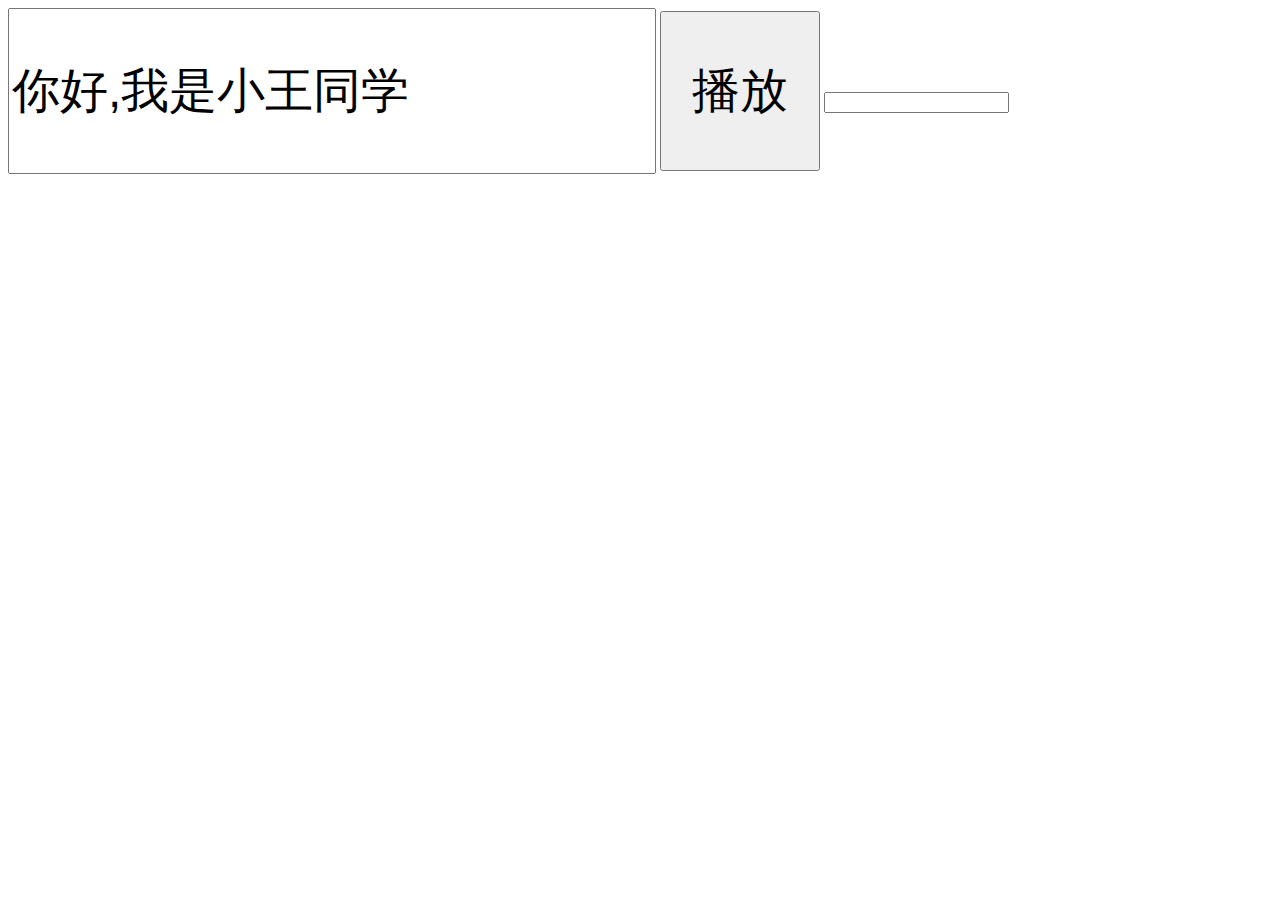
<file: yx/yuyin.html>
<!DOCTYPE html>
<html lang="en">
<head>
	<meta charset="UTF-8">
	<title>web语音播报_WAM</title>
</head>
<body>
	<input type="text" id="ttsText" value="你好,我是小王同学" style="width: 40rem;height: 10rem;font-size: 3rem;" x-webkit-speech>
	<input type="button" id="tts_btn" onclick="doTTS()" value="播放" style="width: 10rem;height: 10rem;font-size: 3rem;">
<input type="text" x-webkit-speech x-webkit-grammar="builtin:translate" />
</body>
<script type="text/javascript">
	function doTTS() { 
    var mess = document.getElementById('ttsText').value;
    console.log(mess);
    var msg = new SpeechSynthesisUtterance(mess);
    msg.volume = 100;
    msg.rate = 1;
    msg.pitch = 1.5;
    console.log(msg);
    window.speechSynthesis.speak(msg);

// for(var i=0;i<10000;i++){
//         var mess = document.getElementById('ttsText').value;
//         var msg = new SpeechSynthesisUtterance(mess);
//         msg.lang = 'zh';
//         msg.voice = speechSynthesis.getVoices().filter(function(voice) {
//         return voice.name == 'Whisper';
//         })[0];
//         speechSynthesis.speak(msg);
//         }

        }
</script>
</html>
</file>
<file: 20180602/css/default.css>
@import url(http://fonts.useso.com/css?family=Raleway:200,500,700,800);
@font-face {
	font-family: 'icomoon';
	src:url('../fonts/icomoon.eot?yrquyl');
	src:url('../fonts/icomoon.eot?#iefixyrquyl') format('embedded-opentype'),
		url('../fonts/icomoon.woff?yrquyl') format('woff'),
		url('../fonts/icomoon.ttf?yrquyl') format('truetype'),
		url('../fonts/icomoon.svg?yrquyl#icomoon') format('svg');
	font-weight: normal;
	font-style: normal;
}
[class^="icon-"], [class*=" icon-"] {
	font-family: 'icomoon';
	speak: none;
	font-style: normal;
	font-weight: normal;
	font-variant: normal;
	text-transform: none;
	line-height: 1;

	/* Better Font Rendering =========== */
	-webkit-font-smoothing: antialiased;
	-moz-osx-font-smoothing: grayscale;
}

body, html { font-size: 100%; 	padding: 0; margin: 0;}

/* Reset */
*,
*:after,
*:before {
	-webkit-box-sizing: border-box;
	-moz-box-sizing: border-box;
	box-sizing: border-box;
}

/* Clearfix hack by Nicolas Gallagher: http://nicolasgallagher.com/micro-clearfix-hack/ */
.clearfix:before,
.clearfix:after {
	content: " ";
	display: table;
}

.clearfix:after {
	clear: both;
}

body{
	background: #f9f7f6;
	color: #404d5b;
	font-weight: 500;
	font-size: 1.05em;
	font-family: "Segoe UI", "Lucida Grande", Helvetica, Arial, "Microsoft YaHei", FreeSans, Arimo, "Droid Sans", "wenquanyi micro hei", "Hiragino Sans GB", "Hiragino Sans GB W3", "FontAwesome", sans-serif;
}
a{color: #2fa0ec;text-decoration: none;outline: none;}
a:hover,a:focus{color:#74777b;};

.container{
	margin: 0 auto;
	text-align: center;
	overflow: hidden;
}
.content {
	font-size: 150%;
	padding: 3em 0;
}

.content h2 {
	margin: 0 0 2em;
	opacity: 0.1;
}

.content p {
	margin: 1em 0;
	padding: 5em 0 0 0;
	font-size: 0.65em;
}
.bgcolor-1 { background: #f0efee; }
.bgcolor-2 { background: #f9f9f9; }
.bgcolor-3 { background: #e8e8e8; }
.bgcolor-4 { background: #2f3238; color: #fff; }
.bgcolor-5 { background: #df6659; color: #521e18; }
.bgcolor-6 { background: #2fa8ec; }
.bgcolor-7 { background: #d0d6d6; }
.bgcolor-8 { background: #3d4444; color: #fff; }
/* Header */
.htmleaf-header{
	padding: 3em 190px 4em;
	letter-spacing: -1px;
	text-align: center;
}
.htmleaf-header h1 {
	font-weight: 600;
	font-size: 2em;
	line-height: 1;
	margin-bottom: 0;
}
.htmleaf-header h1 span {
	font-family: 'Raleway';
	display: block;
	font-size: 60%;
	font-weight: 400;
	padding: 0.8em 0 0.5em 0;
	color: #c3c8cd;
}
/*nav*/
.htmleaf-demo a{color: #1d7db1;text-decoration: none;}
.htmleaf-demo{width: 100%;padding-bottom: 1.2em;}
.htmleaf-demo a{display: inline-block;margin: 0.5em;padding: 0.6em 1em;border: 3px solid #1d7db1;font-weight: 700;}
.htmleaf-demo a:hover{opacity: 0.6;}
.htmleaf-demo a.current{background:#1d7db1;color: #fff; }
/* Top Navigation Style */
.htmleaf-links {
	position: relative;
	display: inline-block;
	white-space: nowrap;
	font-size: 1.5em;
	text-align: center;
}

.htmleaf-links::after {
	position: absolute;
	top: 0;
	left: 50%;
	margin-left: -1px;
	width: 2px;
	height: 100%;
	background: #dbdbdb;
	content: '';
	-webkit-transform: rotate3d(0,0,1,22.5deg);
	transform: rotate3d(0,0,1,22.5deg);
}

.htmleaf-icon {
	display: inline-block;
	margin: 0.5em;
	padding: 0em 0;
	width: 1.5em;
	text-decoration: none;
}

.htmleaf-icon span {
	display: none;
}

.htmleaf-icon:before {
	margin: 0 5px;
	text-transform: none;
	font-weight: normal;
	font-style: normal;
	font-variant: normal;
	font-family: 'icomoon';
	line-height: 1;
	speak: none;
	-webkit-font-smoothing: antialiased;
}
/* footer */
.htmleaf-footer{width: 100%;padding-top: 10px;}
.htmleaf-small{font-size: 0.8em;}
.center{text-align: center;}
/* icomoon */
.icon-home:before {
	content: "\e600";
}

.icon-pacman:before {
	content: "\e623";
}

.icon-users2:before {
	content: "\e678";
}

.icon-bug:before {
	content: "\e699";
}

.icon-eye:before {
	content: "\e610";
}

.icon-eye-blocked:before {
	content: "\e611";
}

.icon-eye2:before {
	content: "\e612";
}

.icon-arrow-up-left3:before {
	content: "\e72f";
}

.icon-arrow-up3:before {
	content: "\e730";
}

.icon-arrow-up-right3:before {
	content: "\e731";
}

.icon-arrow-right3:before {
	content: "\e732";
}

.icon-arrow-down-right3:before {
	content: "\e733";
}

.icon-arrow-down3:before {
	content: "\e734";
}

.icon-arrow-down-left3:before {
	content: "\e735";
}

.icon-arrow-left3:before {
	content: "\e736";
}



@media screen and (max-width: 50em) {
	.htmleaf-header {
		padding: 3em 10% 4em;
	}
	.htmleaf-header h1 {
        font-size:2em;
    }
}


@media screen and (max-width: 40em) {
	.htmleaf-header h1 {
		font-size: 1.5em;
	}
}

@media screen and (max-width: 30em) {
    .htmleaf-header h1 {
        font-size:1.2em;
    }
}
</file>
<file: Happy Birthday/Happy Birthday_files/styless.css>
*{
  margin: 0;
  padding: 0;
}
body {
	display:block;
	margin:0px;
	overflow:hidden;
}
html,body{
  width: 100%;
  height: 100%;
}
#cake {
  display: block;
  position: relative;
  margin-top: -10em;
  margin-bottom: 0px;
  margin-left: 42.5%;
}

/* ============================================== Candle
*/
.bg {
  width: 100%;
  height: 100%;
  background: #ee9ca7;
  background: -webkit-linear-gradient(top left, #ee9ca7 0%, #ee9ca7 100%);
  background: linear-gradient(to bottom right, #ee9ca7 0%, #ee9ca7 100%);
}
.velas {
  background: #ffffff;
  border-radius: 10px;
  position: relative;
  top: 447px;
  left: 25px;
  margin: 0 auto;
  width: 5px;
  height: 35px;
  -webkit-transform: translateY(-300px);
  -ms-transform: translateY(-300px);
  transform: translateY(-300px);
  -webkit-backface-visibility: hidden;
  -ms-backface-visibility: hidden;
  backface-visibility: hidden;
  -webkit-animation: in 500ms 6s ease-out forwards;
  animation: in 500ms 6s ease-out forwards;
}

.velas:after,
.velas:before {
  background: rgba(255, 0, 0, 0.4);
  content: "";
  position: absolute;
  width: 100%;
  height: 2.22222222px;
}

.velas:after {
  top: 25%;
  left: 0;
}

.velas:before {
  top: 45%;
  left: 0;
}

/* ============================================== Fire
*/
.fuego {
  border-radius: 100%;
  position: absolute;
  top: -20px;
  left: 70%;
  margin-left: -2.2px;
  width: 6.66666667px;
  height: 18px;
}

.fuego:nth-child(1) {
  -webkit-animation: fuego 2s 6.5s infinite;
  animation: fuego 2s 6.5s infinite;
}

.fuego:nth-child(2) {
  -webkit-animation: fuego 1.5s 6.5s infinite;
  animation: fuego 1.5s 6.5s infinite;
}

.fuego:nth-child(3) {
  -webkit-animation: fuego 1s 6.5s infinite;
  animation: fuego 1s 6.5s infinite;
}

.fuego:nth-child(4) {
  -webkit-animation: fuego 0.5s 6.5s infinite;
  animation: fuego 0.5s 6.5s infinite;
}

.fuego:nth-child(5) {
  -webkit-animation: fuego 0.2s 6.5s infinite;
  animation: fuego 0.2s 6.5s infinite;
}

/* ============================================== Animation Fire
*/
@-webkit-keyframes fuego {
  0%, 100% {
    background: rgba(254, 248, 97, 0.5);
    -webkit-box-shadow: 0 0 40px 10px rgba(248, 233, 209, 0.2);
    box-shadow: 0 0 40px 10px rgba(248, 233, 209, 0.2);
    -webkit-transform: translateY(0) scale(1);
    transform: translateY(0) scale(1);
  }

  50% {
    background: rgba(255, 50, 0, 0.1);
    -webkit-box-shadow: 0 0 40px 20px rgba(248, 233, 209, 0.2);
    box-shadow: 0 0 40px 20px rgba(248, 233, 209, 0.2);
    -webkit-transform: translateY(-20px) scale(0);
    transform: translateY(-20px) scale(0);
  }
}
@keyframes fuego {
  0%, 100% {
    background: rgba(254, 248, 97, 0.5);
    -webkit-box-shadow: 0 0 40px 10px rgba(248, 233, 209, 0.2);
    box-shadow: 0 0 40px 10px rgba(248, 233, 209, 0.2);
    -webkit-transform: translateY(0) scale(1);
    transform: translateY(0) scale(1);
  }

  50% {
    background: rgba(255, 50, 0, 0.1);
    -webkit-box-shadow: 0 0 40px 20px rgba(248, 233, 209, 0.2);
    box-shadow: 0 0 40px 20px rgba(248, 233, 209, 0.2);
    -webkit-transform: translateY(-20px) scale(0);
    transform: translateY(-20px) scale(0);
  }
}
@-webkit-keyframes in {
  to {
    -webkit-transform: translateY(0);
    transform: translateY(0);
  }
}
@keyframes in {
  to {
    -webkit-transform: translateY(0);
    transform: translateY(0);
  }
}

.come {
	animation-delay:0.4s;
	animation:coming 2s;
	opacity:1;
}
@keyframes coming{
	from{
		opacity:0;
	}
	to {
		opacity:1;
	}
}
@-webkit-keyframes coming{
	from{
		opacity:0;
	}
	to {
		opacity:1;
	}
}

.bg-bubbles {
  position: absolute;
  top: 0;
  left: 0;
  width: 90%;
  height: 100%;
  z-index: 1;
}
.bg-bubbles li {
  position: absolute;
  list-style: none;
  display: block;
  width: 40px;
  height: 40px;
  background-color: rgba(255, 255, 255, 0.15);
  bottom: -160px;
  -webkit-animation: square 30s infinite;
  animation: square 30s infinite;
  -webkit-transition-timing-function: linear;
  transition-timing-function: linear;
}
.bg-bubbles li:nth-child(1) {
  left: 10%;
}
.bg-bubbles li:nth-child(2) {
  left: 20%;
  width: 80px;
  height: 80px;
  -webkit-animation-delay: 2s;
          animation-delay: 2s;
  -webkit-animation-duration: 17s;
          animation-duration: 17s;
}
.bg-bubbles li:nth-child(3) {
  left: 25%;
  -webkit-animation-delay: 4s;
          animation-delay: 4s;
}
.bg-bubbles li:nth-child(4) {
  left: 40%;
  width: 60px;
  height: 60px;
  -webkit-animation-duration: 22s;
          animation-duration: 22s;
  background-color: rgba(255, 255, 255, 0.25);
}
.bg-bubbles li:nth-child(5) {
  left: 70%;
}
.bg-bubbles li:nth-child(6) {
  left: 80%;
  width: 120px;
  height: 120px;
  -webkit-animation-delay: 3s;
          animation-delay: 3s;
  background-color: rgba(255, 255, 255, 0.2);
}
.bg-bubbles li:nth-child(7) {
  left: 32%;
  width: 160px;
  height: 160px;
  -webkit-animation-delay: 7s;
          animation-delay: 7s;
}
.bg-bubbles li:nth-child(8) {
  left: 55%;
  width: 20px;
  height: 20px;
  -webkit-animation-delay: 15s;
          animation-delay: 15s;
  -webkit-animation-duration: 40s;
          animation-duration: 40s;
}
.bg-bubbles li:nth-child(9) {
  left: 25%;
  width: 10px;
  height: 10px;
  -webkit-animation-delay: 2s;
          animation-delay: 2s;
  -webkit-animation-duration: 40s;
          animation-duration: 40s;
  background-color: rgba(255, 255, 255, 0.3);
}
.bg-bubbles li:nth-child(10) {
  left: 90%;
  width: 160px;
  height: 160px;
  -webkit-animation-delay: 11s;
          animation-delay: 11s;
}
@-webkit-keyframes square {
  0% {
    -webkit-transform: translateY(0);
            transform: translateY(0);
  }
  100% {
    -webkit-transform: translateY(-900px) rotate(600deg);
            transform: translateY(-900px) rotate(600deg);
  }
}
@keyframes square {
  0% {
    -webkit-transform: translateY(0);
            transform: translateY(0);
  }
  100% {
    -webkit-transform: translateY(-900px) rotate(600deg);
            transform: translateY(-900px) rotate(600deg);
  }
}

.happy {
	position:absolute;
	left:41%;
	top:49%;
	opacity: 1;
	animation: happybirthdays 10s;
	animation-delay: 0s;
}
@keyframes happybirthdays {
	0% {
		position:absolute;
		top:45%;
		opacity: 0;
	}
	70% {
		position:absolute;
		top:45%;
		opacity: 0;
	}
	100% {
		position:absolute;
		top:49%;
		opacity: 1;
	}
}
@-webkit-keyframes happybirthdays {
	0% {
		position:absolute;
		top:45%;
		opacity: 0;
	}
	70% {
		position:absolute;
		top:45%;
		opacity: 0;
	}
	100% {
		position:absolute;
		top:49%;
		opacity: 1;
	}
}

.button-style1 ,.button-style2{
	position:absolute;
	top:41%;
	opacity:1;
	z-index:100;
}
.button-style1 {
	position:absolute;
	left:20%;
	animation:btn1 15s;
}
.button-style2 {
	position:absolute;
	left:68%;
	animation:btn2 15s;
}
@keyframes btn1 {
	0% {
		opacity:0;
		left:43.5%;
	}
	70% {
		opacity:0;
		left:43.5%;
	}
	100% {
		opacity:1;
		left:20%;
	}
}
@-webkit-keyframes btn1 {
	0% {
		opacity:0;
		left:43.5%;
	}
	70% {
		opacity:0;
		left:43.5%;
	}
	100% {
		opacity:1;
		left:20%;
	}
}
@keyframes btn2 {
	0% {
		opacity:0;
		left:43.5%;
	}
	70% {
		opacity:0;
		left:43.5%;
	}
	100% {
		opacity:1;
		left:68%;
	}
}
@-webkit-keyframes btn2 {
	0% {
		opacity:0;
		left:43.5%;
	}
	70% {
		opacity:0;
		left:43.5%;
	}
	100% {
		opacity:1;
		left:68%;
	}
}
.lk1,.lk2 {
	text-decoration:none;
	font-family: Microsoft YaHei;
	color:#fff;
	transition:all 0.5s;
}
.link1,.link2 {
	width:170px;
	height:60px;
	border:2px solid #fff;
	-webkit-border:1px solid #fff;
	border-radius:30px;
	font-size: 23px;
	text-align:center;
	background: #ee9ca7;
	transition:all 0.8s;
}
.link2 {
	cursor:not-allowed;
}
.bt1,.bt2 {
	position:relative;
	top:22%;
	vertical-align:middle;
}

a.lk1:hover {
	color:#ee9ca7;
	transition:all 0.5s;
}
.link1:hover {
	background-color:#fff;
	background-color:rgba(255,255,255,0,2);
	border:2px solid #BBB;
	transition:all 0.8s;
}
a.lk2:hover {
	color:#ee9ca7;
	transition:all 0.5s;
}
.link2:hover {
	background-color:#fff;
	background-color:rgba(255,255,255,0,2);
	border:2px solid #BBB;
	transition:all 0.8s;
}
</file>
<file: Happy Birthday/Happy Birthday2_files/style.css>
*{
	font-size: 25px;
}
#fp-nav ul li a.active span,
.fp-slidesNav ul li a.active span {
    background: #fff;
}
#fp-nav ul li a span,
.fp-slidesNav ul li a span {
    border-color:#fff;
}

.bgcolor {
	background: #ee9ca7;
    background: -webkit-linear-gradient(top left, #ee9ca7 0%, #ee9ca7 100%);
    background: linear-gradient(to bottom right, #ee9ca7 0%, #ee9ca7 100%);
    opacity: 0.9;
}
.bg-bubbles {
  position: absolute;
  top: 0;
  left: 0;
  width: 100%;
  height: 100%;
  z-index: 1;
}
.bg-bubbles li {
  position: absolute;
  list-style: none;
  display: block;
  width: 40px;
  height: 40px;
  background-color: rgba(255, 255, 255, 0.15);
  bottom: -160px;
  -webkit-animation: square 30s infinite;
  animation: square 30s infinite;
  -webkit-transition-timing-function: linear;
  transition-timing-function: linear;
}
.bg-bubbles li:nth-child(1) {
  left: 10%;
}
.bg-bubbles li:nth-child(2) {
  left: 20%;
  width: 80px;
  height: 80px;
  -webkit-animation-delay: 2s;
          animation-delay: 2s;
  -webkit-animation-duration: 17s;
          animation-duration: 17s;
}
.bg-bubbles li:nth-child(3) {
  left: 25%;
  -webkit-animation-delay: 4s;
          animation-delay: 4s;
}
.bg-bubbles li:nth-child(4) {
  left: 40%;
  width: 60px;
  height: 60px;
  -webkit-animation-duration: 22s;
          animation-duration: 22s;
  background-color: rgba(255, 255, 255, 0.25);
}
.bg-bubbles li:nth-child(5) {
  left: 70%;
}
.bg-bubbles li:nth-child(6) {
  left: 80%;
  width: 120px;
  height: 120px;
  -webkit-animation-delay: 3s;
          animation-delay: 3s;
  background-color: rgba(255, 255, 255, 0.2);
}
.bg-bubbles li:nth-child(7) {
  left: 32%;
  width: 160px;
  height: 160px;
  -webkit-animation-delay: 7s;
          animation-delay: 7s;
}
.bg-bubbles li:nth-child(8) {
  left: 55%;
  width: 20px;
  height: 20px;
  -webkit-animation-delay: 15s;
          animation-delay: 15s;
  -webkit-animation-duration: 40s;
          animation-duration: 40s;
}
.bg-bubbles li:nth-child(9) {
  left: 25%;
  width: 10px;
  height: 10px;
  -webkit-animation-delay: 2s;
          animation-delay: 2s;
  -webkit-animation-duration: 40s;
          animation-duration: 40s;
  background-color: rgba(255, 255, 255, 0.3);
}
.bg-bubbles li:nth-child(10) {
  left: 90%;
  width: 160px;
  height: 160px;
  -webkit-animation-delay: 11s;
          animation-delay: 11s;
}
@-webkit-keyframes square {
  0% {
    -webkit-transform: translateY(0);
            transform: translateY(0);
  }
  100% {
    -webkit-transform: translateY(-900px) rotate(600deg);
            transform: translateY(-900px) rotate(600deg);
  }
}
@keyframes square {
  0% {
    -webkit-transform: translateY(0);
            transform: translateY(0);
  }
  100% {
    -webkit-transform: translateY(-900px) rotate(600deg);
            transform: translateY(-900px) rotate(600deg);
  }
}
/***                                  内容区域                                 ***/
/**                                   第一部分                                  **/
/*盒子*/
.ly-box01 {
	width:50px;
	height:50px;
	background-color:#FFF;
	border-radius: 25px;
	position: absolute;
	left: 48%;
	bottom: 50%;
	margin-bottom:50%;
	overflow: hidden;
	transform-origin:center bottom;
	animation:box_to_point 18.5s 0s,bounce 2.5s 18.5s;
}

@keyframes box_to_point{
	0% {
		margin-bottom:50%;
		width:50px;
		height:50px;
		border-radius: 25px;
		position: absolute;
		left: 48%;
		bottom: 50%;
		}
	10% {
		margin-bottom:0;
		width:50px;
		height:50px;
		border-radius: 25px;
		background-color:rgba(255,255,255,1);
		position: absolute;
		left: 48%;
		bottom: 50%;
	}
	14% {
		margin-bottom:0;
		width: 80%;
		height: 550px;
		border-radius: 6px;
		background-color:rgba(255,255,255,0.5);
		position: absolute;
		left: 10%;
		bottom: 12%;
	}
	96% {
		margin-bottom:0;
		width: 80%;
		height: 550px;
		border-radius: 6px;
		background-color:rgba(255,255,255,0.6);
		position: absolute;
		left: 10%;
		bottom: 12%;
	}
	100% {
		margin-bottom:0;
		width:50px;
		height:50px;
		border-radius: 25px;
		background-color:rgba(255,255,255,1);
		position: absolute;
		left: 48%;
		bottom: 50%;
	}
}
@-webkit-keyframes box_to_point{
	0% {
		margin-bottom:50%;
		width:50px;
		height:50px;
		border-radius: 25px;
		position: absolute;
		left: 48%;
		bottom: 50%;
		}
	10% {
		margin-bottom:0;
		width:50px;
		height:50px;
		border-radius: 25px;
		background-color:rgba(255,255,255,1);
		position: absolute;
		left: 48%;
		bottom: 50%;
	}
	14% {
		margin-bottom:0;
		width: 80%;
		height: 550px;
		border-radius: 6px;
		background-color:rgba(255,255,255,0.5);
		position: absolute;
		left: 10%;
		bottom: 12%;
	}
	96% {
		margin-bottom:0;
		width: 80%;
		height: 550px;
		border-radius: 6px;
		background-color:rgba(255,255,255,0.6);
		position: absolute;
		left: 10%;
		bottom: 12%;
	}
	100% {
		margin-bottom:0;
		width:50px;
		height:50px;
		border-radius: 25px;
		background-color:rgba(255,255,255,1);
		position: absolute;
		left: 48%;
		bottom: 50%;
	}
}
@keyframes bounce{
	0% {
		margin-bottom:0;
		width: 50px;
		height: 50px;
		border-radius: 25px;
		bottom:50%;
		left: 48%;
	}
	50% {
		margin-bottom:0;
		left: 48%;
		width: 50px;
		height: 50px;
		border-radius: 25px;
		bottom:0;
		left: 48%;
	}
	100% {
		margin-bottom:0;
		width: 20px;
		height: 20px;
		border-radius: 10px;
		left: 48%;
		bottom: 0;
		left: 20%;
	}
}
@-webkit-keyframes bounce{
		0% {
		margin-bottom:0;
		width: 50px;
		height: 50px;
		border-radius: 25px;
		bottom:50%;
		left: 48%;
	}
	50% {
		margin-bottom:0;
		left: 48%;
		width: 50px;
		height: 50px;
		border-radius: 25px;
		bottom:0;
		left: 48%;
	}
	100% {
		margin-bottom:0;
		width: 20px;
		height: 20px;
		border-radius: 10px;
		left: 48%;
		bottom: 0;
		left: 20%;
	}
}
/*文本*/
.ly-txt01 {
	position:absolute;
	width: 50%;
	left:10%;
	top:10%;
}
.ly-txt02 {
	position:absolute;
	width: 40%;
	left:60%;
	top:10%;
}
.ly-stxt01 {
	font-family: Microsoft YaHei;
	font-size: 30px;
	font-color: #000;
	position: relative;
	left: 5%;
	top: 5%;
	opacity: 0;
	animation:ly-stxt01_move 15s;
	animation-delay:3s;
	-webkit-animation:ly-stxt01_move 15s;
	-webkit-animation-delay:3s;
}
@keyframes ly-stxt01_move{
	0% {opacity:0;}
	8% {opacity:1;}
	90% {opacity:1;}
	98% {opacity:0;}
	100% {opacity:0;}
}
@-webkit-keyframes ly-stxt01_move{
	0% {opacity:0;}
	8% {opacity:0;}
	90% {opacity:1;}
	98% {opacity:0;}
	100% {opacity:0;}
}

.ly-stxt02 {
	font-family: Microsoft YaHei;
	font-size: 30px;
	font-color: #000;
	position: relative;
	left: 5%;
	top: 5%;
	margin-top:-71px;
	opacity: 0;
	animation:ly-stxt02_move 15s;
	animation-delay:3s;
	-webkit-animation:ly-stxt02_move 15s;
	-webkit-animation-delay:3s;
}
@keyframes ly-stxt02_move{
	0% {opacity:0;margin-top:-71px;}
	8% {opacity:0;margin-top:-71px;}
	16% {opacity:1;margin-top:0;}
	90% {opacity:1;margin-top:0;}
	100% {opacity:0;margin-top:0;}
}
@-webkit-keyframes ly-stxt02_move{
	0% {opacity:0;margin-top:-71px;}
	8% {opacity:0;margin-top:-71px;}
	16% {opacity:1;margin-top:0;}
	90% {opacity:1;margin-top:0;}
	100% {opacity:0;margin-top:0;}
}

.ly-stxt03 {
	font-family: Microsoft YaHei;
	font-size: 30px;
	font-color: #000;
	position: relative;
	left: 5%;
	top: 5%;
	opacity: 0;
	margin-top:-71px;
	animation:ly-stxt03_move 15s;
	animation-delay:3s;
	-webkit-animation:ly-stxt03_move 15s;
	-webkit-animation-delay:3s;
}
@keyframes ly-stxt03_move{
	0% {opacity:0;margin-top:-71px;}
	16% {opacity:0;margin-top:-71px;}
	24% {opacity:1;margin-top:0;}
	90% {opacity:1;margin-top:0;}
	100% {opacity:0;margin-top:0;}
}
@-webkit-keyframes ly-stxt03_move{
	0% {opacity:0;margin-top:-71px;}
	16% {opacity:0;margin-top:-71px;}
	24% {opacity:1;margin-top:0;}
	90% {opacity:1;margin-top:0;}
	100% {opacity:0;margin-top:0;}
}

.ly-stxt04 {
	font-family: Microsoft YaHei;
	font-size: 30px;
	font-color: #000;
	position: relative;
	left: 5%;
	top: 5%;
	opacity: 0;
	margin-top:-71px;
	animation:ly-stxt04_move 15s;
	animation-delay:3s;
	-webkit-animation:ly-stxt04_move 15s;
	-webkit-animation-delay:3s;
}
@keyframes ly-stxt04_move{
	0% {opacity:0;margin-top:-71px;}
	24% {opacity:0;margin-top:-71px;}
	32% {opacity:1;margin-top:0;}
	90% {opacity:1;margin-top:0;}
	100% {opacity:0;margin-top:0;}
}
@-webkit-keyframes ly-stxt04_move{
	0% {opacity:0;margin-top:-71px;}
	24% {opacity:0;margin-top:-71px;}
	32% {opacity:1;margin-top:0;}
	90% {opacity:1;margin-top:0;}
	100% {opacity:0;margin-top:0;}
}

.ly-stxt05 {
	font-family: Microsoft YaHei;
	font-size: 30px;
	font-color: #000;
	position: relative;
	left: 5%;
	top: 5%;
	opacity: 0;
	margin-top:-71px;
	animation:ly-stxt05_move 15s;
	animation-delay:3s;
	-webkit-animation:ly-stxt05_move 15s;
	-webkit-animation-delay:3s;
}
@keyframes ly-stxt05_move{
	0% {opacity:0;margin-top:-71px;}
	32% {opacity:0;margin-top:-71px;}
	40% {opacity:1;margin-top:0;}
	90% {opacity:1;margin-top:0;}
	100% {opacity:0;margin-top:0;}
}
@-webkit-keyframes ly-stxt05_move{
	0% {opacity:0;margin-top:-71px;}
	32% {opacity:0;margin-top:-71px;}
	40% {opacity:1;margin-top:0;}
	90% {opacity:1;margin-top:0;}
	100% {opacity:0;margin-top:0;}
}

.ly-stxt06 {
	font-family: Microsoft YaHei;
	font-size: 30px;
	font-color: #000;
	position: relative;
	right: 5%;
	top: 5%;
	opacity: 0;
	animation:ly-stxt06_move 15s;
	animation-delay:3s;
	-webkit-animation:ly-stxt06_move 15s;
	-webkit-animation-delay:3s;
}
@keyframes ly-stxt06_move{
	0% {opacity:0;}
	40% {opacity:0;}
	48% {opacity:1;}
	90% {opacity:1;}
	100% {opacity:0;}
}
@-webkit-keyframes ly-stxt06_move{
	0% {opacity:0;}
	40% {opacity:0;}
	48% {opacity:1;}
	90% {opacity:1;}
	100% {opacity:0;}
}

.ly-stxt07 {
	font-family: Microsoft YaHei;
	font-size: 30px;
	font-color: #000;
	position: relative;
	right: 5%;
	top: 5%;
	opacity: 0;
	margin-top:-71px;
	animation:ly-stxt07_move 15s;
	animation-delay:3s;
	-webkit-animation:ly-stxt07_move 15s;
	-webkit-animation-delay:3s;
}
@keyframes ly-stxt07_move{
	0% {opacity:0;margin-top:-71px;}
	48% {opacity:0;margin-top:-71px;}
	56% {opacity:1;margin-top:0;}
	90% {opacity:1;margin-top:0;}
	100% {opacity:0;margin-top:0;}
}
@-webkit-keyframes ly-stxt07_move{
	0% {opacity:0;margin-top:-71px;}
	48% {opacity:0;margin-top:-71px;}
	56% {opacity:1;margin-top:0;}
	90% {opacity:1;margin-top:0;}
	100% {opacity:0;margin-top:0;}
}

.ly-stxt08 {
	font-family: Microsoft YaHei;
	font-size: 30px;
	font-color: #000;
	position: relative;
	right: 5%;
	top: 5%;
	opacity: 0;
	margin-top:-71px;
	animation:ly-stxt08_move 15s;
	animation-delay:3s;
	-webkit-animation:ly-stxt08_move 15s;
	-webkit-animation-delay:3s;
}
@keyframes ly-stxt08_move{
	0% {opacity:0;margin-top:-71px;}
	56% {opacity:0;margin-top:-71px;}
	64% {opacity:1;margin-top:0;}
	90% {opacity:1;margin-top:0;}
	100% {opacity:0;margin-top:0;}
}
@-webkit-keyframes ly-stxt08_move{
	0% {opacity:0;margin-top:-71px;}
	56% {opacity:0;margin-top:-71px;}
	64% {opacity:1;margin-top:0;}
	90% {opacity:1;margin-top:0;}
	100% {opacity:0;margin-top:0;}
}

.ly-stxt09 {
	font-family: Microsoft YaHei;
	font-size: 30px;
	font-color: #000;
	position: relative;
	right: 5%;
	top: 5%;
	opacity: 0;
	margin-top:-71px;
	animation:ly-stxt09_move 15s;
	animation-delay:3s;
	-webkit-animation:ly-stxt09_move 15s;
	-webkit-animation-delay:3s;
}
@keyframes ly-stxt09_move{
	0% {opacity:0;margin-top:-71px;}
	64% {opacity:0;margin-top:-71px;}
	72% {opacity:1;margin-top:0;}
	90% {opacity:1;margin-top:0;}
	100% {opacity:0;margin-top:0;}
}
@-webkit-keyframes ly-stxt09_move{
	0% {opacity:0;margin-top:-71px;}
	64% {opacity:0;margin-top:-71px;}
	72% {opacity:1;margin-top:0;}
	90% {opacity:1;margin-top:0;}
	100% {opacity:0;margin-top:0;}
}

.ly-stxt10 {
	font-family: Microsoft YaHei;
	font-size: 30px;
	font-color: #000;
	position: relative;
	right: 5%;
	top: 5%;
	opacity: 0;
	margin-top:-71px;
	animation:ly-stxt10_move 15s;
	animation-delay:3s;
	-webkit-animation:ly-stxt10_move 15s;
	-webkit-animation-delay:3s;
}
@keyframes ly-stxt10_move{
	0% {opacity:0;margin-top:-71px;}
	72% {opacity:0;margin-top:-71px;}
	80% {opacity:1;margin-top:0;}
	90% {opacity:1;margin-top:0;}
	100% {opacity:0;margin-top:0;}
}
@-webkit-keyframes ly-stxt10_move{
	0% {opacity:0;margin-top:-71px;}
	72% {opacity:0;margin-top:-71px;}
	80% {opacity:1;margin-top:0;}
	90% {opacity:1;margin-top:0;}
	100% {opacity:0;margin-top:0;}
}
/**                                      第二部分                                       **/
/*时间轴的线*/

.timeline {
	width: 8px;
	height: 0;
	position: absolute;
	left: 20%;
	top:-100%;
	background-color: #ccc;
	border-radius:3px;
	transition: all 2s;
}
.active .timeline {
	width: 10px;
	height: 100%;
	top:0;
	transition-delay: 0.1s;
}
/*时间轴上的点*/
.timepoint {
	width: 20px;
	height: 20px;
	margin-left: -5px;
	position: absolute;
	left:20%;
	top: 15.5%;
	opacity: 0;
	background-color: #fff;
	-webkit-border-radius: 10px;
	-moz-border-radius: 10px;
	-ms-border-radius: 10px;
	-o-border-radius: 10px;
	border-radius: 10px;
	transition: all 0.3s; 
}
.active .timepoint {
	opacity: 1;
	transition-delay: 2s;
}
/**时间轴上的点**/
.timepoint11 {
	width: 20px;
	height: 20px;
	margin-left: -5px;
	position: absolute;
	left:20%;
	top: 0;
	opacity: 1;
	background-color: #fff;
	-webkit-border-radius: 10px;
	-moz-border-radius: 10px;
	-ms-border-radius: 10px;
	-o-border-radius: 10px;
	border-radius: 10px;
	transition: all 1s;
}
.active .timepoint11 {
	top:15.5%;
	transition-delay: 2s;
}

/* 盒子 */
.ly-box11 {
	width: 30%;
	height: 600px;
	border: 2px #CCC;
	background-color: #fff;
	background-color: rgba(255,255,255,0.6);
	border-radius: 8px;
	position: absolute;
	left: 23%;
	top:10%;
	overflow: hidden;
	opacity: 0;
	-webkit-transform: scale(0.5, 0.5);
	transform: scale(0.5, 0.5);
	transition: all 1s;
}
.active .ly-box11{
	opacity: 0.9;
	-webkit-transform: scale(1, 1);
	transform: scale(1, 1);
	transition-delay: 2.5s;
}
/*小三角*/
.ly-triangle11 {
	width: 0; 
	height: 0; 
	border-top: 20px solid transparent; 
	border-right: 22px solid white; 
	border-bottom: 20px solid transparent;
	border-radius: 2px; 
	margin-left: 24px;
	position: absolute;
	right: 77%;
	top: 14%;
	opacity: 0;
	-webkit-transform: scale(0.5, 0.5);
	transform: scale(0.5, 0.5);
	transition: all 0.5s;
}
.active .ly-triangle11 {
	opacity: 0.6;
	margin-left: 2px;
	-webkit-transform: scale(1, 1);
	transform: scale(1, 1);
	transition-delay: 3.5s;
}
/*图片*/
.ly-imgbox11{
	position: absolute;
	bottom: 0;
	width: 100%;
	height: 70%;
	border-radius: 8px;
	opacity:0;
	overflow: hidden;
	transition:all 0.5s;
}
.active .ly-imgbox11{
	opacity:1;
	transition-delay:3.5s;
}
.ly-img11{
	position: absolute;
	width: 100%;
	bottom: 0;
}
/*文本*/
.ly-txt11 {
	font-family: Microsoft YaHei;
	font-size: 30px;
	text-shadow: 1px;
	font-color: #000;
	position: absolute;
	left: 3%;
	top: 4%;
	opacity: 0;
	transition: all 0.5s;
}

.active .ly-txt11 {
	opacity: 1;
	transition-delay: 3.5s;
}


.ly-txt12 {
	font-family: Microsoft YaHei;
	font-size: 20px;
	text-indent:2em;
	font-color: #000;
	position: absolute;
	padding-top: 20px;
	left: 5%;
	top: 12%;
	opacity: 0;
	transition: all 1s;
}

.active .ly-txt12 {
	opacity: 1;
	transition-delay: 4s;
}

/* 盒子 */
.ly-box12 {
	width: 40%;
	height: 600px;
	border: 2px #CCC;
	background-color: #fff;
	background-color: rgba(255,255,255,0.6);
	border-radius: 8px;
	position: absolute;
	left: 57%;
	top:10%;
	overflow: hidden;
	opacity: 0;
	-webkit-transform: scale(0.5, 0.5);
	transform: scale(0.5, 0.5);
	transition: all 1s;
}
.active .ly-box12{
	opacity: 0.9;
	-webkit-transform: scale(1, 1);
	transform: scale(1, 1);
	transition-delay: 5s;
}
/*小三角*/
.ly-triangle12 {
	width: 0; 
	height: 0; 
	border-top: 20px solid transparent; 
	border-right: 22px solid white; 
	border-bottom: 20px solid transparent;
	border-radius: 2px; 
	margin-left: 24px;
	position: absolute;
	right: 43%;
	top: 14%;
	opacity: 0;
	-webkit-transform: scale(0.5, 0.5);
	transform: scale(0.5, 0.5);
	transition: all 1s;
}
.active .ly-triangle12 {
	opacity: 0.6;
	margin-left: 2px;
	-webkit-transform: scale(1, 1);
	transform: scale(1, 1);
	transition-delay: 6s;
}
/*文本*/
.ly-txt13 {
	font-family: Microsoft YaHei;
	font-size: 30px;
	text-shadow: 1px;
	font-color: #000;
	position: absolute;
	left: 3%;
	top: 4%;
	opacity: 0;
	transition: all 0.5s;
}

.active .ly-txt13 {
	opacity: 1;
	transition-delay: 6s;
}

.ly-txt14 {
	text-indent:2em;
	font-family: Microsoft YaHei;
	font-size: 18px;
	font-color: #000;
	position: absolute;
	margin-left:30px;
	margin-right:30px;
	top: 12%;
	opacity: 1;
	transition: all 13s;
	height:0;
	width:88%;
	overflow:hidden;
}

.active .ly-txt14 {
	height:500px;
	transition-delay: 6.5s;
}

/**                                        第三部分                                  **/

/**时间轴上的点**/
.timepoint21 {
	width: 20px;
	height: 20px;
	margin-left: -5px;
	position: absolute;
	left:20%;
	top: 0;
	opacity: 1;
	background-color: #fff;
	-webkit-border-radius: 10px;
	-moz-border-radius: 10px;
	-ms-border-radius: 10px;
	-o-border-radius: 10px;
	border-radius: 10px;
	transition: all 0.5s;
}
.active .timepoint21 {
	top:15.5%;
	transition-delay: 1.5s;
}

/* 盒子 */
.ly-box21 {
	width: 25%;
	height: 600px;
	border: 2px #CCC;
	background-color: #fff;
	background-color: rgba(255,255,255,0.6);
	border-radius: 8px;
	position: absolute;
	left: 23%;
	top:10%;
	overflow: hidden;
	opacity: 0;
	-webkit-transform: scale(0.5, 0.5);
	transform: scale(0.5, 0.5);
	transition: all 1s;
}
.active .ly-box21{
	opacity: 0.9;
	-webkit-transform: scale(1, 1);
	transform: scale(1, 1);
	transition-delay: 2.5s;
}
/*小三角*/
.ly-triangle21 {
	width: 0; 
	height: 0; 
	border-top: 20px solid transparent; 
	border-right: 22px solid white; 
	border-bottom: 20px solid transparent;
	border-radius: 2px; 
	margin-left: 24px;
	position: absolute;
	right: 77%;
	top: 14%;
	opacity: 0;
	-webkit-transform: scale(0.5, 0.5);
	transform: scale(0.5, 0.5);
	transition: all 0.5s;
}
.active .ly-triangle21 {
	opacity: 0.6;
	margin-left: 2px;
	-webkit-transform: scale(1, 1);
	transform: scale(1, 1);
	transition-delay: 3.5s;
}
/*图片*/
.ly-imgbox21{
	position: absolute;
	bottom: 0;
	width: 100%;
	height: 70%;
	border-radius: 8px;
	opacity:0;
	overflow: hidden;
	transition:all 0.5s;
}
.active .ly-imgbox21{
	opacity:1;
	transition-delay:3.5s;
}
.ly-img21{
	position: absolute;
	width: 100%;
	bottom: 0;
}
/*文本*/
.ly-txt21 {
	font-family: Microsoft YaHei;
	font-size: 30px;
	text-shadow: 1px;
	font-color: #000;
	position: absolute;
	left: 3%;
	top: 2%;
	opacity: 0;
	transition: all 0.5s;
}

.active .ly-txt21 {
	opacity: 1;
	transition-delay: 3.5s;
}


.ly-txt22 {
	font-family: Microsoft YaHei;
	font-size: 13px;
	text-indent:2em;
	font-color: #000;
	position: absolute;
	left: 5%;
	top: 8%;
	opacity: 0;
	transition: all 1s;
}

.active .ly-txt22 {
	opacity: 1;
	transition-delay: 4s;
}

/* 盒子 */
.ly-box22 {
	width: 25%;
	height: 510px;
	border: 2px #CCC;
	background-color: #fff;
	background-color: rgba(255,255,255,0.6);
	border-radius: 8px;
	position: absolute;
	left: 50%;
	top:22%;
	overflow: hidden;
	opacity: 0;
	-webkit-transform: scale(0.5, 0.5);
	transform: scale(0.5, 0.5);
	transition: all 1s;
}
.active .ly-box22{
	opacity: 0.9;
	-webkit-transform: scale(1, 1);
	transform: scale(1, 1);
	transition-delay: 5s;
}
/*小三角*/
.ly-triangle22 {
	width: 0; 
	height: 0; 
	border-top: 20px solid transparent; 
	border-right: 22px solid white; 
	border-bottom: 20px solid transparent;
	border-radius: 2px; 
	margin-left: 24px;
	position: absolute;
	right: 50%;
	top: 25%;
	opacity: 0;
	-webkit-transform: scale(0.5, 0.5);
	transform: scale(0.5, 0.5);
	transition: all 1s;
}
.active .ly-triangle22 {
	opacity: 0.6;
	margin-left: 2px;
	-webkit-transform: scale(1, 1);
	transform: scale(1, 1);
	transition-delay: 6s;
}
/*文本*/
.ly-txt23 {
	font-family: Microsoft YaHei;
	font-size: 30px;
	text-shadow: 1px;
	font-color: #000;
	position: absolute;
	left: 3%;
	top: 2%;
	opacity: 0;
	transition: all 0.5s;
}

.active .ly-txt23 {
	opacity: 1;
	transition-delay: 6s;
}

.ly-txt24 {
	text-indent:2em;
	font-family: Microsoft YaHei;
	font-size: 14px;
	font-color: #000;
	position: absolute;
	width:80%;
	top:11%;
	margin-left:5%;
	opacity: 0;
	transition: all 0.5s;
	width:88%;
	overflow:hidden;
}

.active .ly-txt24 {
	opacity:1;
	transition-delay: 7.0s;
}
/*图片*/
.ly-imgbox22{
	position: absolute;
	bottom: 0;
	width: 100%;
	height: 80%;
	border-radius: 8px;
	opacity:0;
	overflow: hidden;
	transition:all 0.5s;
}
.active .ly-imgbox22{
	opacity:1;
	transition-delay:6s;
}
.ly-img22{
	position: absolute;
	width: 100%;
	bottom: 0;
}

/* 盒子 */
.ly-box23 {
	width: 34%;
	height: 0;
	border: 2px #CCC;
	background-color: #fff;
	background-color: rgba(255,255,255,0.6);
	border-radius: 8px;
	position: absolute;
	left: 61%;
	bottom:6%;
	overflow: hidden;
	opacity: 0.9;
	transition: all 10s;
}
.active .ly-box23{
	height:600px;
	transition-delay: 8s;
}
/*小三角*/
.ly-triangle23 {
	width: 0; 
	height: 0; 
	border-top: 20px solid transparent; 
	border-right: 22px solid white; 
	border-bottom: 20px solid transparent;
	border-radius: 2px; 
	margin-left: 24px;
	position: absolute;
	right: 39%;
	top: 66%;
	opacity: 0;
	-webkit-transform: scale(0.5, 0.5);
	transform: scale(0.5, 0.5);
	transition: all 1s;
}
.active .ly-triangle23 {
	opacity: 0.6;
	margin-left: 2px;
	-webkit-transform: scale(1, 1);
	transform: scale(1, 1);
	transition-delay: 12s;
}
/*文本*/
.ly-txt25 {
	font-family: Microsoft YaHei;
	font-size: 30px;
	text-shadow: 1px;
	font-color: #000;
	position: absolute;
	left: 3%;
	top: 2%;
	opacity: 0;
	transition: all 0.5s;
}

.active .ly-txt25 {
	opacity: 1;
	transition-delay: 6s;
}

.ly-txt26 {
	text-indent:2em;
	font-family: Microsoft YaHei;
	font-size: 14px;
	font-color: #000;
	position: absolute;
	width:80%;
	top:11%;
	margin-left:5%;
	opacity: 0;
	transition: all 0.5s;
	width:88%;
	overflow:hidden;
}

.active .ly-txt26 {
	opacity:1;
	transition-delay: 14s;
}
/*图片*/
.ly-imgbox23{
	position: absolute;
	bottom: 0;
	width: 100%;
	height: 80%;
	border-radius: 8px;
	opacity:0;
	overflow: hidden;
	transition:all 0.5s;
}
.active .ly-imgbox23{
	opacity:1;
	transition-delay:12s;
}
.ly-img23{
	position: absolute;
	width: 100%;
	bottom: 0;
}




/**                                      第四部分                                    **/

/**时间轴上的点**/
.timepoint31 {
	width: 20px;
	height: 20px;
	margin-left: -5px;
	position: absolute;
	left:20%;
	top: 0;
	opacity: 1;
	background-color: #fff;
	-webkit-border-radius: 10px;
	-moz-border-radius: 10px;
	-ms-border-radius: 10px;
	-o-border-radius: 10px;
	border-radius: 10px;
	transition: all 1s;
}
.active .timepoint31 {
	top:15.5%;
	transition-delay: 2s;
}
/* 盒子 */
.ly-box31 {
	width: 30%;
	height: 600px;
	border: 2px #CCC;
	background-color: #fff;
	background-color: rgba(255,255,255,0.6);
	border-radius: 8px;
	position: absolute;
	left: 23%;
	top:10%;
	overflow: hidden;
	opacity: 0;
	-webkit-transform: scale(0.5, 0.5);
	transform: scale(0.5, 0.5);
	transition: all 1s;
}
.active .ly-box31{
	opacity: 0.9;
	-webkit-transform: scale(1, 1);
	transform: scale(1, 1);
	transition-delay: 2.5s;
}
/*小三角*/
.ly-triangle31 {
	width: 0; 
	height: 0; 
	border-top: 20px solid transparent; 
	border-right: 22px solid white; 
	border-bottom: 20px solid transparent;
	border-radius: 2px; 
	margin-left: 24px;
	position: absolute;
	right: 77%;
	top: 14%;
	opacity: 0;
	-webkit-transform: scale(0.5, 0.5);
	transform: scale(0.5, 0.5);
	transition: all 0.5s;
}
.active .ly-triangle31 {
	opacity: 0.6;
	margin-left: 2px;
	-webkit-transform: scale(1, 1);
	transform: scale(1, 1);
	transition-delay: 3.5s;
}
/*图片*/
.ly-imgbox31{
	position: absolute;
	bottom: 0;
	width: 100%;
	height: 70%;
	border-radius: 8px;
	opacity:0;
	overflow: hidden;
	transition:all 0.5s;
}
.active .ly-imgbox31{
	opacity:1;
	transition-delay:3.5s;
}
.ly-img31{
	position: absolute;
	width: 100%;
	bottom: 0;
}
/*文本*/
.ly-txt31 {
	font-family: Microsoft YaHei;
	font-size: 30px;
	text-shadow: 1px;
	font-color: #000;
	position: absolute;
	left: 3%;
	top: 4%;
	opacity: 0;
	transition: all 0.5s;
}

.active .ly-txt31 {
	opacity: 1;
	transition-delay: 3.5s;
}


.ly-txt32 {
	font-family: Microsoft YaHei;
	font-size: 20px;
	text-indent:2em;
	font-color: #000;
	position: absolute;
	padding-top: 20px;
	left: 5%;
	top: 12%;
	opacity: 0;
	transition: all 1s;
}

.active .ly-txt32 {
	opacity: 1;
	transition-delay: 4s;
}

/* 盒子 */
.ly-box32 {
	width: 40%;
	height: 400px;
	border: 2px #CCC;
	background-color: #fff;
	background-color: rgba(255,255,255,0.6);
	border-radius: 8px;
	position: absolute;
	left: 57%;
	top:10%;
	overflow: hidden;
	opacity: 0;
	-webkit-transform: scale(0.5, 0.5);
	transform: scale(0.5, 0.5);
	transition: all 1s;
}
.active .ly-box32{
	opacity: 0.9;
	-webkit-transform: scale(1, 1);
	transform: scale(1, 1);
	transition-delay: 5s;
}
/*小三角*/
.ly-triangle32 {
	width: 0; 
	height: 0; 
	border-top: 20px solid transparent; 
	border-right: 22px solid white; 
	border-bottom: 20px solid transparent;
	border-radius: 2px; 
	margin-left: 24px;
	position: absolute;
	right: 43%;
	top: 14%;
	opacity: 0;
	-webkit-transform: scale(0.5, 0.5);
	transform: scale(0.5, 0.5);
	transition: all 1s;
}
.active .ly-triangle32 {
	opacity: 0.6;
	margin-left: 2px;
	-webkit-transform: scale(1, 1);
	transform: scale(1, 1);
	transition-delay: 6s;
}
/*文本*/
.ly-txt33 {
	font-family: Microsoft YaHei;
	font-size: 30px;
	text-shadow: 1px;
	font-color: #000;
	position: absolute;
	left: 3%;
	top: 4%;
	opacity: 0;
	transition: all 0.5s;
}

.active .ly-txt33 {
	opacity: 1;
	transition-delay: 6s;
}

.ly-txt34 {
	text-indent:2em;
	font-family: Microsoft YaHei;
	font-size: 18px;
	font-color: #000;
	position: absolute;
	margin-left:30px;
	margin-right:30px;
	top: 12%;
	opacity: 1;
	transition: all 13s;
	height:0;
	width:88%;
	overflow:hidden;
}

.active .ly-txt34 {
	height:500px;
	transition-delay: 6.5s;
}
.ly-imgbox31{
	position: absolute;
	bottom: 0;
	width: 100%;
	height: 70%;
	border-radius: 8px;
	opacity:0;
	overflow: hidden;
	transition:all 0.5s;
}
.active .ly-imgbox31{
	opacity:1;
	transition-delay:3.5s;
}
.ly-img31{
	position: absolute;
	width: 100%;
	bottom: 0;
}

/*后续修正*/

.ly-box51 {
	width: 34%;
	height: 0;
	border: 2px #CCC;
	background-color: #fff;
	background-color: rgba(255,255,255,0.6);
	border-radius: 8px;
	position: absolute;
	left: 61%;
	bottom:6%;
	overflow: hidden;
	opacity: 0.9;
	transition: all 10s;
}
.active .ly-box51{
	height:500px;
	transition-delay: 8s;
}
.ly-txt51 {
	text-indent:2em;
	font-family: Microsoft YaHei;
	font-size: 14px;
	font-color: #000;
	position: absolute;
	width:80%;
	top:9%;
	margin-left:5%;
	opacity: 0;
	transition: all 0.5s;
	width:88%;
	overflow:hidden;
}

.active .ly-txt51 {
	opacity:1;
	transition-delay: 7.0s;
}
.ly-box52 {
	width: 25%;
	height: 550px;
	border: 2px #CCC;
	background-color: #fff;
	background-color: rgba(255,255,255,0.6);
	border-radius: 8px;
	position: absolute;
	left: 23%;
	top:10%;
	overflow: hidden;
	opacity: 0;
	-webkit-transform: scale(0.5, 0.5);
	transform: scale(0.5, 0.5);
	transition: all 1s;
}
.active .ly-box52{
	opacity: 0.9;
	-webkit-transform: scale(1, 1);
	transform: scale(1, 1);
	transition-delay: 2.5s;
}

.ly-imgbox61{
	position: absolute;
	bottom: 0;
	width: 100%;
	height: 41%;
	border-radius: 8px;
	opacity:0;
	overflow: hidden;
	transition:all 0.5s;
}
.active .ly-imgbox61{
	opacity:1;
	transition-delay:12s;
}
.ly-img61{
	position: absolute;
	width: 100%;
	bottom: 0;
	margin-bottom:-250px;
}
.ly-txt61 {
	text-indent:2em;
	font-family: Microsoft YaHei;
	font-size: 14px;
	font-color: #000;
	position: absolute;
	width:80%;
	top:9%;
	margin-left:5%;
	opacity: 0;
	transition: all 0.5s;
	width:88%;
	overflow:hidden;
}

.active .ly-txt61 {
	opacity:1;
	transition-delay: 14s;
}
.wwww1 {
	margin-before: 0.5em;
	margin-after: 0.5em;
	-webkit-margin-before: 0.5em;
	-webkit-margin-after: 0.5em;
}

.ly-txt71 {
	text-indent:2em;
	font-family: Microsoft YaHei;
	font-size: 14px;
	font-color: #000;
	position: absolute;
	width:80%;
	top:9%;
	margin-left:5%;
	opacity: 0;
	transition: all 0.5s;
	width:88%;
	overflow:hidden;
}

.active .ly-txt71 {
	opacity:1;
	transition-delay: 7.0s;
}
/*图片*/
.ly-imgbox71{
	position: absolute;
	bottom: 0;
	width: 100%;
	height: 70%;
	border-radius: 8px;
	opacity:0;
	overflow: hidden;
	transition:all 0.5s;
}
.active .ly-imgbox71{
	opacity:1;
	transition-delay:6.5s;
}
.ly-img71{
	position: absolute;
	width: 100%;
	bottom: 0;
}
.ly-box71 {
	width: 15%;
	height: 540px;
	border: 2px #CCC;
	background-color: #fff;
	background-color: rgba(255,255,255,0.6);
	border-radius: 8px;
	position: absolute;
	left: 42%;
	top:17%;
	overflow: hidden;
	opacity: 0;
	-webkit-transform: scale(0.5, 0.5);
	transform: scale(0.5, 0.5);
	transition: all 1s;
}
.active .ly-box71{
	opacity: 0.9;
	-webkit-transform: scale(1, 1);
	transform: scale(1, 1);
	transition-delay: 5s;
}
.xx71 {
	height:550px;
	top:16%;
}
.xx72 {
	top:20%;
}
.timepoint71 {
	width: 20px;
	height: 20px;
	margin-left: -5px;
	position: absolute;
	left:20%;
	top: 0;
	opacity: 1;
	background-color: #fff;
	-webkit-border-radius: 10px;
	-moz-border-radius: 10px;
	-ms-border-radius: 10px;
	-o-border-radius: 10px;
	border-radius: 10px;
	transition: all 0.5s;
}
.active .timepoint71 {
	top:21%;
	transition-delay: 1.5s;
}
.ly-box72 {
	width: 15%;
	height: 450px;
	border: 2px #CCC;
	background-color: #fff;
	background-color: rgba(255,255,255,0.6);
	border-radius: 8px;
	position: absolute;
	left: 61%;
	bottom:6.5%;
	overflow: hidden;
	opacity: 0;
	-webkit-transform: scale(0.5, 0.5);
	transform: scale(0.5, 0.5);
	transition: all 1s;
}
.active .ly-box72{
	opacity: 0.9;
	-webkit-transform: scale(1, 1);
	transform: scale(1, 1);
	transition-delay: 8s;
}
.ly-triangle71 {
	width: 0; 
	height: 0; 
	border-top: 20px solid transparent; 
	border-right: 22px solid white; 
	border-bottom: 20px solid transparent;
	border-radius: 2px; 
	margin-left: 24px;
	position: absolute;
	right: 39%;
	top: 45%;
	opacity: 0;
	-webkit-transform: scale(0.5, 0.5);
	transform: scale(0.5, 0.5);
	transition: all 1s;
}
.active .ly-triangle71 {
	opacity: 0.6;
	margin-left: 2px;
	-webkit-transform: scale(1, 1);
	transform: scale(1, 1);
	transition-delay: 8.5s;
}

.ly-box73 {
	width: 15%;
	height: 400px;
	border: 2px #CCC;
	background-color: #fff;
	background-color: rgba(255,255,255,0.6);
	border-radius: 8px;
	position: absolute;
	left: 80%;
	bottom:6.5%;
	overflow: hidden;
	opacity: 0;
	-webkit-transform: scale(0.5, 0.5);
	transform: scale(0.5, 0.5);
	transition: all 1s;
}
.active .ly-box73{
	opacity: 0.9;
	-webkit-transform: scale(1, 1);
	transform: scale(1, 1);
	transition-delay: 11s;
}
.ly-triangle72 {
	width: 0; 
	height: 0; 
	border-top: 20px solid transparent; 
	border-right: 22px solid white; 
	border-bottom: 20px solid transparent;
	border-radius: 2px; 
	margin-left: 24px;
	position: absolute;
	right: 20%;
	top: 55%;
	opacity: 0;
	-webkit-transform: scale(0.5, 0.5);
	transform: scale(0.5, 0.5);
	transition: all 1s;
}
.active .ly-triangle72 {
	opacity: 0.6;
	margin-left: 2px;
	-webkit-transform: scale(1, 1);
	transform: scale(1, 1);
	transition-delay: 12s;
}
.ly-txt72 {
	text-indent:2em;
	font-family: Microsoft YaHei;
	font-size: 14px;
	font-color: #000;
	position: absolute;
	width:80%;
	top:9%;
	margin-left:5%;
	opacity: 0;
	transition: all 0.5s;
	width:88%;
	overflow:hidden;
}

.active .ly-txt72 {
	opacity:1;
	transition-delay: 9s;
}
/*图片*/
.ly-imgbox72{
	position: absolute;
	bottom: 0;
	width: 100%;
	height: 80%;
	border-radius: 8px;
	opacity:0;
	overflow: hidden;
	transition:all 0.5s;
}
.active .ly-imgbox72{
	opacity:1;
	transition-delay:8.5s;
}
.ly-img72{
	position: absolute;
	width: 100%;
	bottom: 0;
}

.ly-txt73 {
	text-indent:2em;
	font-family: Microsoft YaHei;
	font-size: 14px;
	font-color: #000;
	position: absolute;
	width:80%;
	top:9%;
	margin-left:5%;
	opacity: 0;
	transition: all 0.5s;
	width:88%;
	overflow:hidden;
}

.active .ly-txt73 {
	opacity:1;
	transition-delay: 13s;
}
/*图片*/
.ly-imgbox73{
	position: absolute;
	bottom: 0;
	width: 100%;
	height: 77%;
	border-radius: 8px;
	opacity:0;
	overflow: hidden;
	transition:all 0.5s;
}
.active .ly-imgbox73{
	opacity:1;
	transition-delay:12.5s;
}
.ly-img73{
	position: absolute;
	height: 100%;
	margin-left:-200px;
	bottom: 0;
}

.ly-box81 {
	width: 25%;
	height: 600px;
	border: 2px #CCC;
	background-color: #fff;
	background-color: rgba(255,255,255,0.6);
	border-radius: 8px;
	position: absolute;
	left: 23%;
	top:10%;
	overflow: hidden;
	opacity: 0;
	-webkit-transform: scale(0.5, 0.5);
	transform: scale(0.5, 0.5);
	transition: all 1s;
}
.active .ly-box81{
	opacity: 0.9;
	-webkit-transform: scale(1, 1);
	transform: scale(1, 1);
	transition-delay: 2.5s;
}
.ly-txt82 {
	font-family: Microsoft YaHei;
	font-size: 14px;
	text-indent:1em;
	font-color: #000;
	position: absolute;
	padding-top: 20px;
	left: 5%;
	top: 11%;
	opacity: 0;
	transition: all 1s;
}

.active .ly-txt82 {
	opacity: 1;
	transition-delay: 4s;
}
/*图片*/
.ly-imgbox81{
	position: absolute;
	bottom: 0;
	width: 100%;
	height: 90%;
	border-radius: 8px;
	opacity:0;
	overflow: hidden;
	transition:all 0.5s;
}
.active .ly-imgbox81{
	opacity:1;
	transition-delay:3.5s;
}
.ly-img81{
	position: absolute;
	width: 100%;
	bottom: 0;
}

.ly-box82 {
	width: 45%;
	height: 600px;
	border: 2px #CCC;
	background-color: #fff;
	background-color: rgba(255,255,255,0.6);
	border-radius: 8px;
	position: absolute;
	left: 50%;
	top:10%;
	overflow: hidden;
	opacity: 0;
	-webkit-transform: scale(0.5, 0.5);
	transform: scale(0.5, 0.5);
	transition: all 1s;
}
.active .ly-box82{
	opacity: 0.9;
	-webkit-transform: scale(1, 1);
	transform: scale(1, 1);
	transition-delay: 5s;
}
/*小三角*/
.ly-triangle82 {
	width: 0; 
	height: 0; 
	border-top: 20px solid transparent; 
	border-right: 22px solid white; 
	border-bottom: 20px solid transparent;
	border-radius: 2px; 
	margin-left: 24px;
	position: absolute;
	right: 50%;
	top: 14%;
	opacity: 0;
	-webkit-transform: scale(0.5, 0.5);
	transform: scale(0.5, 0.5);
	transition: all 1s;
}
.active .ly-triangle82 {
	opacity: 0.6;
	margin-left: 2px;
	-webkit-transform: scale(1, 1);
	transform: scale(1, 1);
	transition-delay: 6s;
}
/*文本*/
.ly-txt84 {
	text-indent:2em;
	font-family: Microsoft YaHei;
	font-size: 15px;
	font-color: #000;
	position: absolute;
	margin-left:30px;
	margin-right:30px;
	top: 12%;
	opacity: 1;
	transition: all 33s;
	height:0;
	width:88%;
	overflow:hidden;
}

.active .ly-txt84 {
	height:500px;
	transition-delay: 6.5s;
}
.ly-txt90 {
	font-family: Microsoft YaHei;
	font-size: 14px;
	font-color: #000;
	position: absolute;
	width:80%;
	top:9%;
	margin-left:5%;
	opacity: 0;
	transition: all 0.5s;
	width:88%;
	overflow:hidden;
}

.active .ly-txt90 {
	opacity:1;
	transition-delay: 4.5s;
}
.ly-txt91 {
	font-family: Microsoft YaHei;
	font-size: 14px;
	font-color: #000;
	position: absolute;
	width:80%;
	top:9%;
	margin-left:5%;
	opacity: 0;
	transition: all 0.5s;
	width:88%;
	overflow:hidden;
}

.active .ly-txt91 {
	opacity:1;
	transition-delay: 7.0s;
}
/*图片*/
.ly-imgbox91{
	position: absolute;
	bottom: 0;
	width: 100%;
	height: 80%;
	border-radius: 8px;
	opacity:0;
	overflow: hidden;
	transition:all 0.5s;
}
.active .ly-imgbox91{
	opacity:1;
	transition-delay:6.5s;
}
.ly-img91{
	position: absolute;
	width: 100%;
	bottom: 0;
}
.ly-box91 {
	width: 15%;
	height: 450px;
	border: 2px #CCC;
	background-color: #fff;
	background-color: rgba(255,255,255,0.6);
	border-radius: 8px;
	position: absolute;
	left: 42%;
	bottom:18%;
	overflow: hidden;
	opacity: 0;
	-webkit-transform: scale(0.5, 0.5);
	transform: scale(0.5, 0.5);
	transition: all 1s;
}
.active .ly-box91{
	opacity: 0.9;
	-webkit-transform: scale(1, 1);
	transform: scale(1, 1);
	transition-delay: 5s;
}
.xx91 {
	height: 450px;
	top:18%;
}
.xx92 {
	top:22%;
}
.timepoint91 {
	width: 20px;
	height: 20px;
	margin-left: -5px;
	position: absolute;
	left:20%;
	top: 0;
	opacity: 1;
	background-color: #fff;
	-webkit-border-radius: 10px;
	-moz-border-radius: 10px;
	-ms-border-radius: 10px;
	-o-border-radius: 10px;
	border-radius: 10px;
	transition: all 0.5s;
}
.active .timepoint91 {
	top:23.5%;
	transition-delay: 1.5s;
}
.ly-box92 {
	width: 15%;
	height: 450px;
	border: 2px #CCC;
	background-color: #fff;
	background-color: rgba(255,255,255,0.6);
	border-radius: 8px;
	position: absolute;
	left: 61%;
	bottom:18%;
	overflow: hidden;
	opacity: 0;
	-webkit-transform: scale(0.5, 0.5);
	transform: scale(0.5, 0.5);
	transition: all 1s;
}
.active .ly-box92{
	opacity: 0.9;
	-webkit-transform: scale(1, 1);
	transform: scale(1, 1);
	transition-delay: 8s;
}
.ly-triangle91 {
	width: 0; 
	height: 0; 
	border-top: 20px solid transparent; 
	border-right: 22px solid white; 
	border-bottom: 20px solid transparent;
	border-radius: 2px; 
	margin-left: 24px;
	position: absolute;
	right: 39%;
	top:22%;
	opacity: 0;
	-webkit-transform: scale(0.5, 0.5);
	transform: scale(0.5, 0.5);
	transition: all 1s;
}
.active .ly-triangle91 {
	opacity: 0.6;
	margin-left: 2px;
	-webkit-transform: scale(1, 1);
	transform: scale(1, 1);
	transition-delay: 8.5s;
}

.ly-box93 {
	width: 15%;
	height: 450px;
	border: 2px #CCC;
	background-color: #fff;
	background-color: rgba(255,255,255,0.6);
	border-radius: 8px;
	position: absolute;
	left: 80%;
	bottom:18%;
	overflow: hidden;
	opacity: 0;
	-webkit-transform: scale(0.5, 0.5);
	transform: scale(0.5, 0.5);
	transition: all 1s;
}
.active .ly-box93{
	opacity: 0.9;
	-webkit-transform: scale(1, 1);
	transform: scale(1, 1);
	transition-delay: 11s;
}
.ly-triangle92 {
	width: 0; 
	height: 0; 
	border-top: 20px solid transparent; 
	border-right: 22px solid white; 
	border-bottom: 20px solid transparent;
	border-radius: 2px; 
	margin-left: 24px;
	position: absolute;
	right: 20%;
	top:22%;
	opacity: 0;
	-webkit-transform: scale(0.5, 0.5);
	transform: scale(0.5, 0.5);
	transition: all 1s;
}
.active .ly-triangle92 {
	opacity: 0.6;
	margin-left: 2px;
	-webkit-transform: scale(1, 1);
	transform: scale(1, 1);
	transition-delay: 12s;
}
.ly-txt92 {
	text-indent:2em;
	font-family: Microsoft YaHei;
	font-size: 14px;
	font-color: #000;
	position: absolute;
	width:80%;
	top:9%;
	margin-left:5%;
	opacity: 0;
	transition: all 0.5s;
	width:88%;
	overflow:hidden;
}

.active .ly-txt92 {
	opacity:1;
	transition-delay: 9s;
}
/*图片*/
.ly-imgbox92{
	position: absolute;
	bottom: 0;
	width: 100%;
	height: 80%;
	border-radius: 8px;
	opacity:0;
	overflow: hidden;
	transition:all 0.5s;
}
.active .ly-imgbox92{
	opacity:1;
	transition-delay:8.5s;
}
.ly-img92{
	position: absolute;
	width: 100%;
	bottom: 0;
}

.ly-txt93 {
	text-indent:2em;
	font-family: Microsoft YaHei;
	font-size: 14px;
	font-color: #000;
	position: absolute;
	width:80%;
	top:9%;
	margin-left:5%;
	opacity: 0;
	transition: all 0.5s;
	width:88%;
	overflow:hidden;
}

.active .ly-txt93 {
	opacity:1;
	transition-delay: 13s;
}
/*图片*/
.ly-imgbox93{
	position: absolute;
	bottom: 0;
	width: 100%;
	height: 80%;
	border-radius: 8px;
	opacity:0;
	overflow: hidden;
	transition:all 0.5s;
}
.active .ly-imgbox93{
	opacity:1;
	transition-delay:12.5s;
}
.ly-img93{
	position: absolute;
	width: 100%;
	bottom: 0;
}
.xx94 {
	height:80%;
}
</file>
<file: Happy Birthday/css/styles.css>
* {
  box-sizing: border-box;
  margin: 0;
  padding: 0;
  font-weight: 300;
}
body {
  font-family:"Microsoft YaHei";
  color: white;
  font-weight: 300;
}
body ::-webkit-input-placeholder {
  /* WebKit browsers */
  font-family:"Microsoft YaHei";
  color: white;
  font-weight: 300;
}
body :-moz-placeholder {
  /* Mozilla Firefox 4 to 18 */
  font-family:"Microsoft YaHei";
  color: white;
  opacity: 1;
  font-weight: 300;
}
body ::-moz-placeholder {
  /* Mozilla Firefox 19+ */
  font-family:"Microsoft YaHei";
  color: white;
  opacity: 1;
  font-weight: 300;
}
body :-ms-input-placeholder {
  /* Internet Explorer 10+ */
  font-family:"Microsoft YaHei";
  color: white;
  font-weight: 300;
}
.wrapper {
  background: #ee9ca7;
  background: -webkit-linear-gradient(top left, #ee9ca7 0%, #ee9ca7 100%);
  background: linear-gradient(to bottom right, #ee9ca7 0%, #ee9ca7 100%);
  background-color:rgba(255,255,255,0.9);
  position: absolute;
  top:0;
  left: 0;
  width: 100%;
  height: 100%;
  overflow: hidden;

}

.wrapper.form-success .container h1 {
  -webkit-transform: translateY(85px);
      -ms-transform: translateY(85px);
          transform: translateY(85px);
}
.container {
  max-width: 600px;
  margin: 0 auto;
  margin-top: 7%;
  padding: 80px 0;
  height: 400px;
  text-align: center;
}
.container h1 {
  font-size: 40px;
  -webkit-transition-duration: 1s;
          transition-duration: 1s;
  -webkit-transition-timing-function: ease-in-put;
          transition-timing-function: ease-in-put;
  font-weight: 200;
}
form {
  padding: 20px 0;
  position: relative;
  z-index: 2;
}
form input {
  -webkit-appearance: none;
     -moz-appearance: none;
          appearance: none;
  outline: 0;
  border: 1px solid rgba(255, 255, 255, 0.4);
  background-color: rgba(255, 255, 255, 0.2);
  width: 250px;
  border-radius: 3px;
  padding: 10px 15px;
  margin: 0 auto 10px auto;
  display: block;
  text-align: center;
  font-family: "Microsoft YaHei";
  font-size: 18px;
  color: white;
  -webkit-transition-duration: 0.25s;
          transition-duration: 0.25s;
  font-weight: 300;
}
form input:hover {
  background-color: rgba(255, 255, 255, 0.4);
}
form input:focus {
  background-color: white;
  width: 300px;
  color: #ee9ca7;
}
form button {
  -webkit-appearance: none;
     -moz-appearance: none;
          appearance: none;
  outline: 0;
  background-color: white;
  font-family: "Microsoft YaHei";
  border: 0;
  padding: 10px 15px;
  color: #ee9ca7;
  border-radius: 3px;
  width: 250px;
  cursor: pointer;
  font-size: 18px;
  -webkit-transition-duration: 0.25s;
          transition-duration: 0.25s;
}
form button:hover {
  background-color: #f5f7f9;
}
.bg-bubbles {
  position: absolute;
  top: 0;
  left: 0;
  width: 100%;
  height: 100%;
  z-index: 1;
}
.bg-bubbles li {
  position: absolute;
  list-style: none;
  display: block;
  width: 40px;
  height: 40px;
  background-color: rgba(255, 255, 255, 0.15);
  bottom: -160px;
  -webkit-animation: square 30s infinite;
  animation: square 30s infinite;
  -webkit-transition-timing-function: linear;
  transition-timing-function: linear;
}
.bg-bubbles li:nth-child(1) {
  left: 10%;
}
.bg-bubbles li:nth-child(2) {
  left: 20%;
  width: 80px;
  height: 80px;
  -webkit-animation-delay: 2s;
          animation-delay: 2s;
  -webkit-animation-duration: 17s;
          animation-duration: 17s;
}
.bg-bubbles li:nth-child(3) {
  left: 25%;
  -webkit-animation-delay: 4s;
          animation-delay: 4s;
}
.bg-bubbles li:nth-child(4) {
  left: 40%;
  width: 60px;
  height: 60px;
  -webkit-animation-duration: 22s;
          animation-duration: 22s;
  background-color: rgba(255, 255, 255, 0.25);
}
.bg-bubbles li:nth-child(5) {
  left: 70%;
}
.bg-bubbles li:nth-child(6) {
  left: 80%;
  width: 120px;
  height: 120px;
  -webkit-animation-delay: 3s;
          animation-delay: 3s;
  background-color: rgba(255, 255, 255, 0.2);
}
.bg-bubbles li:nth-child(7) {
  left: 32%;
  width: 160px;
  height: 160px;
  -webkit-animation-delay: 7s;
          animation-delay: 7s;
}
.bg-bubbles li:nth-child(8) {
  left: 55%;
  width: 20px;
  height: 20px;
  -webkit-animation-delay: 15s;
          animation-delay: 15s;
  -webkit-animation-duration: 40s;
          animation-duration: 40s;
}
.bg-bubbles li:nth-child(9) {
  left: 25%;
  width: 10px;
  height: 10px;
  -webkit-animation-delay: 2s;
          animation-delay: 2s;
  -webkit-animation-duration: 40s;
          animation-duration: 40s;
  background-color: rgba(255, 255, 255, 0.3);
}
.bg-bubbles li:nth-child(10) {
  left: 90%;
  width: 160px;
  height: 160px;
  -webkit-animation-delay: 11s;
          animation-delay: 11s;
}
@-webkit-keyframes square {
  0% {
    -webkit-transform: translateY(0);
            transform: translateY(0);
  }
  100% {
    -webkit-transform: translateY(-900px) rotate(600deg);
            transform: translateY(-900px) rotate(600deg);
  }
}
@keyframes square {
  0% {
    -webkit-transform: translateY(0);
            transform: translateY(0);
  }
  100% {
    -webkit-transform: translateY(-900px) rotate(600deg);
            transform: translateY(-900px) rotate(600deg);
  }
}
</file>
<file: yx/CC_files/index.css>
*{
    margin: 0;
    padding: 0;
}
body{
    background-color: #ececec;
    -moz-user-select:none;
    -webkit-user-select:none;
    -ms-user-select:none;
    -khtml-user-select:none;
    user-select:none;
}
#ground{
    width: 100%;
    height: 100%;
    position: absolute;
    overflow: hidden;
}
#board{
    width: 401px;
    height: 451px;
    padding: 30px;
    background-color: #8f7a66;
    position: relative;
    top: 45%;
    left: 0;
    right: 0;
    margin: -220px auto;
    border: 3px solid rgb(192, 166, 137);
    border-radius: 2px;
    box-shadow: 0 0 25px rgba(143, 97, 76, 0.35);
}
#board #line{
    width: 100%;
    height: 100%;
}
#board #line #rows{
    width: 100%;
    height: 100%;
    overflow: hidden;
}
#board #line #lines{
    width: 100%;
    height: 100%;
    position: relative;
    top: -100%;
    overflow: hidden;
}
#board #line .row{
    width: 100%;
    height: 1px;
    background-color: #571b16;
    margin-bottom: 49px;
}
#board #line .line{
    width: 1px;
    height: 100%;
    background-color: #571b16;
    margin-right: 49px;
    float: left;
}
#board #line .end{
    margin: 0;
}
#board #line #river{
    width: 461px;
    height: 100%;
    position: relative;
    top: -200%;
    left: -30px;
}
#board #line #river article{
    position: relative;
    top:201px;
    width: 100%;
    height: 49px;
    background-color: rgba(143, 122, 102, 0.95);
    /*background-image: url("ass/Riv.png");*/
    box-shadow: inset 0 0 25px rgba(79, 139, 191, 0.55);
    font-family: Arial,sans-serif;
    font-size: 45px;
    text-align: center;
    letter-spacing: 1px;
    color: #817c77;
    opacity: 0.95;
}
#board #flower{
    width: 100%;
    height: 100%;
    position: relative;
    top: -300%;
    overflow: hidden;
}
#board #flower article{
    width: 25px;
    height: 25px;
    position: relative;
    left: 37px;
    top: 37px;
    float: left;
    border: 1px solid rgba(134, 42, 3, 0.55);
    transform:rotate(45deg);
}
#board #flower .L2{
    width: 100%;
    height: 50px;
}
#board #flower .L5{
    width: 100%;
    height: 50px;
}
#board #flower .L2 article:nth-child(2)
{
    margin-left: 273px;
}
#board #flower .L5 article:nth-child(1n+2)
{
    margin-left: 73px;
}
#board #flower .L5 article:nth-child(1)
{
    margin-left: -50px;
}
#board #flower .L5 article:nth-child(2)
{
    margin-left: 50px;
}
#board #flower #F{
    margin-top: 50px;
    height: 200px;
}
#board #cross{
    width: 100%;
    height: 100%;
    position: relative;
    top: -400%;
}
#board #cross #T{
    width: 100%;
    height: 200px;
    margin-bottom: 51px;
}
#board #cross #B{
    width: 100%;
    height: 200px;
}
#board #cross article{
    margin: 0 auto;
    width: 140px;
    height: 1px;
    position: relative;
    top: 50px;
    background-color: #752e2b;
}
#board #cross article:nth-child(1){
    transform:rotate(45deg);
}
#board #cross  article:nth-child(2){
    margin-top: -1px;
    transform:rotate(-45deg);
}
#board #cross #B article{
    position: relative;
    top: 149px;
}
</file>
<file: yx/CC_files/Chess.css>
#board #space{
    width: 450px;
    height: 500px;
    position: relative;
    top: -100%;
    margin: -25px;
}
#board #space article{
    width: 44px;
    height: 44px;
    float: left;
    transition: box-shadow 0.35s,outline 0.35s,border 0.35s,transform 0.35s;
    border: 3px solid rgba(0, 0, 0, 0);
}
#board #space article:hover{
    box-shadow:0 0 25pt rgba(0, 0, 0, 0.35);
    border: 3px double rgba(0, 0, 0, 0.15);
    transform: scale(1.1,1.1);
}
.CS{
    border-radius: 500px;
}
.C{
    font-family: "微软雅黑 light", "微软雅黑", Arial,sans-serif;
    width: 40px;
    height: 40px;
    font-size: 25px;
    border-radius: 50px;
    line-height: 40px;
    text-align: center;
    border: 2px solid rgba(0, 0, 0, 0);
    box-shadow: 0 0 25pt rgba(0, 0, 0, 0.35);
    transition:transform 0.35s ;
    cursor: pointer;
}
/*.C:hover{
    transform: scale(1.1,1.1);
}*/
.BR{
    border-color: #6ec672;
    color: #f3f3f3;
    background-color: #46804a;
}
.BB{
    border-color: #6ec672;
    color: #232323;
    background-color: #46804a;
}
.PR{
    border-color: #c69c13;
    color: #f3f3f3;
    background-color: #805435;
}
.PB{
    border-color: #c69c13;
    color: #232323;
    background-color: #805435;
}
.JR{
    border-color: #c6385a;
    color: #f3f3f3;
    background-color: rgba(128, 43, 34, 0.75);
}
.JB{
    border-color: #c6385a;
    color: #232323;
    background-color: rgba(128, 43, 34, 0.75);
}
.MR{
    border-color: #c6a902;
    color: #f3f3f3;
    background-color: #806328;
}
.MB{
    border-color: #c6a902;
    color: #232323;
    background-color: #806328;
}
.XR{
    border-color: #2c806e;
    color: #f3f3f3;
    background-color: #5d9eb2;
}
.XB{
    border-color: #2c806e;
    color: #232323;
    background-color: #5d9eb2;
}
.SR{
    border-color: #bebebe;
    color: #820725;
    background-color: rgba(216, 216, 216, 0.95);
}
.SB{
    border-color: #bebebe;
    color: #232323;
    background-color: rgba(216, 216, 216, 0.95);
}
.J{
    border-color: #820725;
    color: #820725;
    background-color: rgba(0, 0, 0, 0.25);
}
.S{
    border-color: #232323;
    color: #232323;
    background-color: rgba(0, 0, 0, 0.25);
}
</file>
<file: 20180602/css/styles.css>
/*! normalize.css v2.1.2 | MIT License | git.io/normalize */

/* ==========================================================================
   HTML5 display definitions
   ========================================================================== */

/**
 * Correct `block` display not defined in IE 8/9.
 */

article,
aside,
details,
figcaption,
figure,
footer,
header,
hgroup,
main,
nav,
section,
summary {
    display: block;
}

/**
 * Correct `inline-block` display not defined in IE 8/9.
 */

audio,
canvas,
video {
    display: inline-block;
}

/**
 * Prevent modern browsers from displaying `audio` without controls.
 * Remove excess height in iOS 5 devices.
 */

audio:not([controls]) {
    display: none;
    height: 0;
}

/**
 * Address styling not present in IE 8/9.
 */

[hidden] {
    display: none;
}

/* ==========================================================================
   Base
   ========================================================================== */

/**
 * 1. Set default font family to sans-serif.
 * 2. Prevent iOS text size adjust after orientation change, without disabling
 *    user zoom.
 */

html {
    font-family: sans-serif; /* 1 */
    -ms-text-size-adjust: 100%; /* 2 */
    -webkit-text-size-adjust: 100%; /* 2 */
}

/**
 * Remove default margin.
 */

body {
    margin: 0;
}

/* ==========================================================================
   Links
   ========================================================================== */

/**
 * Address `outline` inconsistency between Chrome and other browsers.
 */

a:focus {
    outline: thin dotted;
}

/**
 * Improve readability when focused and also mouse hovered in all browsers.
 */

a:active,
a:hover {
    outline: 0;
}

/* ==========================================================================
   Typography
   ========================================================================== */

/**
 * Address variable `h1` font-size and margin within `section` and `article`
 * contexts in Firefox 4+, Safari 5, and Chrome.
 */

h1 {
    font-size: 2em;
    margin: 0.67em 0;
}

/**
 * Address styling not present in IE 8/9, Safari 5, and Chrome.
 */

abbr[title] {
    border-bottom: 1px dotted;
}

/**
 * Address style set to `bolder` in Firefox 4+, Safari 5, and Chrome.
 */

b,
strong {
    font-weight: bold;
}

/**
 * Address styling not present in Safari 5 and Chrome.
 */

dfn {
    font-style: italic;
}

/**
 * Address differences between Firefox and other browsers.
 */

hr {
    -moz-box-sizing: content-box;
    box-sizing: content-box;
    height: 0;
}

/**
 * Address styling not present in IE 8/9.
 */

mark {
    background: #ff0;
    color: #000;
}

/**
 * Correct font family set oddly in Safari 5 and Chrome.
 */

code,
kbd,
pre,
samp {
    font-family: monospace, serif;
    font-size: 1em;
}

/**
 * Improve readability of pre-formatted text in all browsers.
 */

pre {
    white-space: pre-wrap;
}

/**
 * Set consistent quote types.
 */

q {
    quotes: "\201C" "\201D" "\2018" "\2019";
}

/**
 * Address inconsistent and variable font size in all browsers.
 */

small {
    font-size: 80%;
}

/**
 * Prevent `sub` and `sup` affecting `line-height` in all browsers.
 */

sub,
sup {
    font-size: 75%;
    line-height: 0;
    position: relative;
    vertical-align: baseline;
}

sup {
    top: -0.5em;
}

sub {
    bottom: -0.25em;
}

/* ==========================================================================
   Embedded content
   ========================================================================== */

/**
 * Remove border when inside `a` element in IE 8/9.
 */

img {
    border: 0;
}

/**
 * Correct overflow displayed oddly in IE 9.
 */

svg:not(:root) {
    overflow: hidden;
}

/* ==========================================================================
   Figures
   ========================================================================== */

/**
 * Address margin not present in IE 8/9 and Safari 5.
 */

figure {
    margin: 0;
}

/* ==========================================================================
   Forms
   ========================================================================== */

/**
 * Define consistent border, margin, and padding.
 */

fieldset {
    border: 1px solid #c0c0c0;
    margin: 0 2px;
    padding: 0.35em 0.625em 0.75em;
}

/**
 * 1. Correct `color` not being inherited in IE 8/9.
 * 2. Remove padding so people aren't caught out if they zero out fieldsets.
 */

legend {
    border: 0; /* 1 */
    padding: 0; /* 2 */
}

/**
 * 1. Correct font family not being inherited in all browsers.
 * 2. Correct font size not being inherited in all browsers.
 * 3. Address margins set differently in Firefox 4+, Safari 5, and Chrome.
 */

button,
input,
select,
textarea {
    font-family: inherit; /* 1 */
    font-size: 100%; /* 2 */
    margin: 0; /* 3 */
}

/**
 * Address Firefox 4+ setting `line-height` on `input` using `!important` in
 * the UA stylesheet.
 */

button,
input {
    line-height: normal;
}

/**
 * Address inconsistent `text-transform` inheritance for `button` and `select`.
 * All other form control elements do not inherit `text-transform` values.
 * Correct `button` style inheritance in Chrome, Safari 5+, and IE 8+.
 * Correct `select` style inheritance in Firefox 4+ and Opera.
 */

button,
select {
    text-transform: none;
}

/**
 * 1. Avoid the WebKit bug in Android 4.0.* where (2) destroys native `audio`
 *    and `video` controls.
 * 2. Correct inability to style clickable `input` types in iOS.
 * 3. Improve usability and consistency of cursor style between image-type
 *    `input` and others.
 */

button,
html input[type="button"], /* 1 */
input[type="reset"],
input[type="submit"] {
    -webkit-appearance: button; /* 2 */
    cursor: pointer; /* 3 */
}

/**
 * Re-set default cursor for disabled elements.
 */

button[disabled],
html input[disabled] {
    cursor: default;
}

/**
 * 1. Address box sizing set to `content-box` in IE 8/9.
 * 2. Remove excess padding in IE 8/9.
 */

input[type="checkbox"],
input[type="radio"] {
    box-sizing: border-box; /* 1 */
    padding: 0; /* 2 */
}

/**
 * 1. Address `appearance` set to `searchfield` in Safari 5 and Chrome.
 * 2. Address `box-sizing` set to `border-box` in Safari 5 and Chrome
 *    (include `-moz` to future-proof).
 */

input[type="search"] {
    -webkit-appearance: textfield; /* 1 */
    -moz-box-sizing: content-box;
    -webkit-box-sizing: content-box; /* 2 */
    box-sizing: content-box;
}

/**
 * Remove inner padding and search cancel button in Safari 5 and Chrome
 * on OS X.
 */

input[type="search"]::-webkit-search-cancel-button,
input[type="search"]::-webkit-search-decoration {
    -webkit-appearance: none;
}

/**
 * Remove inner padding and border in Firefox 4+.
 */

button::-moz-focus-inner,
input::-moz-focus-inner {
    border: 0;
    padding: 0;
}

/**
 * 1. Remove default vertical scrollbar in IE 8/9.
 * 2. Improve readability and alignment in all browsers.
 */

textarea {
    overflow: auto; /* 1 */
    vertical-align: top; /* 2 */
}

/* ==========================================================================
   Tables
   ========================================================================== */

/**
 * Remove most spacing between table cells.
 */

table {
    border-collapse: collapse;
    border-spacing: 0;
}


/* Styles
------------------------- */

* {
  box-sizing: border-box;
}

body {
  /*font-family: 'Lucida Sans', 'Lucida Sans Regular', 'Lucida Grande', 'Lucida Sans Unicode', Arial, sans-serif;*/
  font-size: 15px;
  line-height: 1.5;
  color: #826;
  background: #FFF;
}

/* Montserrat */
/*h1, h2, h3, h4, h5,
.tagline,
#fork-me,
#demo button,
#status {
  font-family: 'Montserrat', Gotham, 'Proxima Nova', 'Lucida Sans', 'Lucida Sans Regular', 'Lucida Grande', 'Lucida Sans Unicode', Arial, sans-serif;
}*/

pre, code {
  font-family: Consolas, Menlo, monospace;
  background: #320;
  color: #FED;
}

#content {
  padding: 0 8px 3.0em;
}

pre {
  padding: 1.0em;
  border-radius: 8px;
}

code {
  padding: 0.1em 0.3em;
  border-radius: 4px;
}


pre code {
  background: transparent;
  padding: 0;
}

h2 {
  border-top: 2px solid white;
  padding-top: 1.0em;
  margin-top: 2.0em;
}

h3 {
  font-weight: normal;
}

.tagline {
  font-size: 18px;
}

a {
  text-decoration: none;
  color: #B60;
}

a:hover { color: #04F; }

#fork-me {
  position: absolute;
  right: 0px;
  top: 0;
}

#fork-me a {
  padding: 5px 20px;
  background: white;
}

#fork-me a:hover {
  color: #FC3;
  background: #320;
}

/* demo
------------------------- */

.demo p { font-size: 0.9em; }

.halftone {
  display: block;
  width: 100%;
}

.img.halftone { height: auto; }

.hero.is-active .demo { display: none; }

.thumbnails{margin-top: 10px;}
.thumbnails:after {
  content: '';
  clear: both;
  display: block;
}

.thumbnails img {
  display: block;
  float: left;
  width: 20%;
  cursor: pointer;
  border: 10px solid white;
}

.thumbnails img.is-selected { border-color: #09F; }

/* syntax highlighting
------------------------- */

code .hljs-string,
code .hljs-tag .hljs-value { color: #2D4; }
code .hljs-number, /* integer */
code .hljs-cp, /* doctype */
code .hljs-literal { color: #78F; } /*boolean*/
code .hljs-keyword { color: #F84; } /* keyword */
code .hljs-kd, /* storage */
code .hljs-attribute { color: #A61; } /* markup attribute */
code .hljs-p  { color: #EDB; } /* punctuation */
code .hljs-o  { color: #F63; }   /* operator */
code .hljs-nb { color: #AA97AC;} /* support */

/* comment */
code .hljs-comment { color: #876; font-style: italic; }

code .hljs-tag { color: #37B; } /* Markup open tag */

code .hljs-id { color: #567; } /* css id */
code .hljs-class { color: #A63; }  /* CSS class */
code .hljs-rules { color: #431; }
code .hljs-m  { color: #DE8E50; } /* CSS value */
code .hljs-nd { color: #9FAD7E; } /* CSS pseudo selector */
code .hljs-hexcolor { color: #F63; }
code .hljs-at_rule { color: #088; }



/* tablet and desktop */
@media screen and (min-width: 830px) {

  h1 {
    font-size: 70px;
    line-height: 1.2;
    margin-bottom: 0.3em;
  }

  h2 {
    font-size: 28px;
  }

  h3 {
    /*font-size: 22px;*/
    color: #6699cc;
  }

  #content {
    padding: 0 0 6.0em;
  }

  #content > * {
    padding-left: 100px;
    max-width: 820px;
  }

  #content > h2 {
    max-width: none;
  }

  #content > pre {
    padding-left: 1.0em;
    margin-left: 100px;
    max-width: 720px;
  }

  #content > ul {
    padding-left: 126px;
  }

  #content > #demo {
    padding-right: 1.0em;
    max-width: none;
  }

   #fork-me {
     overflow: hidden;
     width: 270px;
     height: 200px;
   }

  #fork-me a {
    display: block;
    padding: 5px;
    text-align: center;
    -webkit-transform-origin: 50px top;
       -moz-transform-origin: 50px top;
        -ms-transform-origin: 50px top;
         -o-transform-origin: 50px top;
            transform-origin: 50px top;
    -webkit-transform: translateX(100px) rotate(45deg);
       -moz-transform: translateX(100px) rotate(45deg);
        -ms-transform: translateX(100px) rotate(45deg);
         -o-transform: translateX(100px) rotate(45deg);
            transform: translateX(100px) rotate(45deg);
  }

}
</file>
